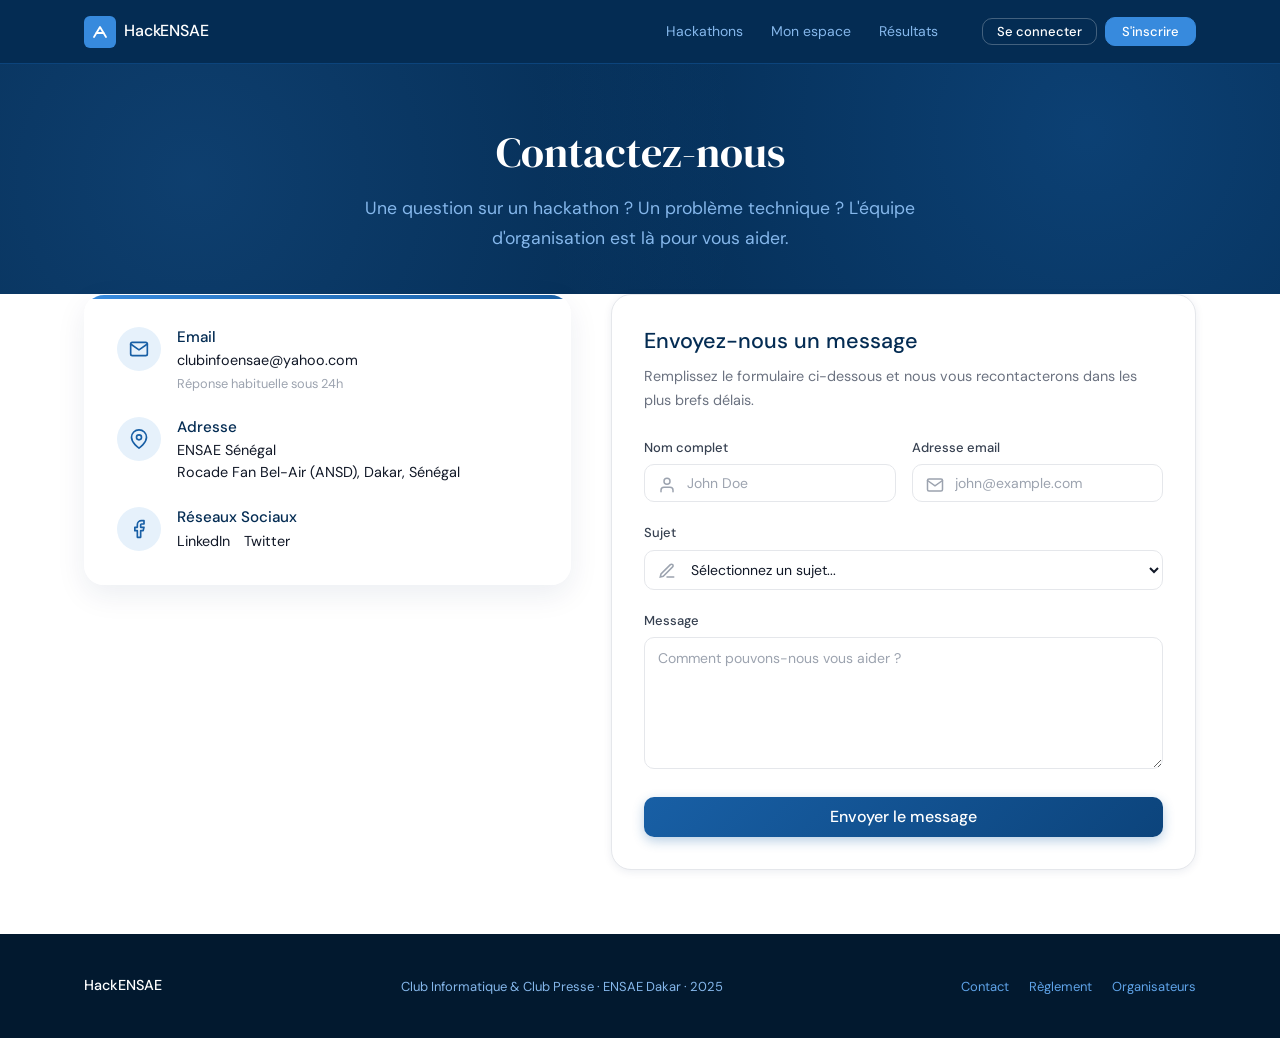
<file: frontend/pages/contact.html>
<!DOCTYPE html>
<html lang="fr">

<head>
  <meta charset="UTF-8" />
  <meta name="viewport" content="width=device-width, initial-scale=1.0" />
  <title>Contact — HackENSAE</title>
  <link rel="stylesheet" href="../css/design-system.css?v=1.1" />
  <style>
    .contact-hero {
      background: var(--blue-900);
      padding: var(--space-16) 0 var(--space-10);
      position: relative;
      overflow: hidden;
      color: var(--white);
      text-align: center;
    }

    .contact-hero::before {
      content: '';
      position: absolute;
      inset: 0;
      background-image: radial-gradient(circle at 15% 50%, rgba(55, 138, 221, 0.2) 0%, transparent 50%),
        radial-gradient(circle at 85% 30%, rgba(24, 95, 165, 0.4) 0%, transparent 50%);
    }

    .contact-hero__inner {
      position: relative;
      z-index: 1;
      max-width: 600px;
      margin: 0 auto;
    }

    .contact-hero h1 {
      margin-bottom: var(--space-4);
    }

    .contact-hero p {
      color: var(--blue-200);
      font-size: 1.1rem;
    }

    .contact-layout {
      display: grid;
      grid-template-columns: 1fr 1.2fr;
      gap: var(--space-10);
      align-items: start;
      margin-top: -var(--space-8);
      position: relative;
      z-index: 10;
      margin-bottom: var(--space-16);
    }

    @media (max-width: 860px) {
      .contact-layout {
        grid-template-columns: 1fr;
        margin-top: var(--space-6);
      }
    }

    .contact-info-card {
      background: rgba(255, 255, 255, 0.85);
      backdrop-filter: blur(12px);
      border: 1px solid rgba(255, 255, 255, 0.5);
      border-radius: var(--radius-xl);
      padding: var(--space-8);
      box-shadow: 0 10px 30px rgba(4, 44, 83, 0.08);
      position: relative;
      overflow: hidden;
    }

    .contact-info-card::before {
      content: '';
      position: absolute;
      top: 0;
      left: 0;
      right: 0;
      height: 4px;
      background: linear-gradient(90deg, var(--blue-400), var(--blue-600));
    }

    .info-item {
      display: flex;
      gap: var(--space-4);
      margin-bottom: var(--space-6);
      align-items: flex-start;
    }

    .info-item:last-child {
      margin-bottom: 0;
    }

    .info-icon {
      width: 44px;
      height: 44px;
      border-radius: 50%;
      background: var(--blue-50);
      color: var(--blue-600);
      display: flex;
      align-items: center;
      justify-content: center;
      flex-shrink: 0;
      transition: transform var(--transition), background var(--transition);
    }

    .info-item:hover .info-icon {
      transform: scale(1.1);
      background: var(--blue-100);
    }

    .info-content h3 {
      font-size: 0.95rem;
      color: var(--blue-900);
      margin-bottom: 2px;
    }

    .info-content p,
    .info-content a {
      font-size: 0.9rem;
      color: var(--gray-600);
      line-height: 1.5;
    }

    .info-content a:hover {
      color: var(--blue-600);
      text-decoration: underline;
    }

    .contact-form-card {
      background: var(--white);
      border: var(--border-light);
      border-radius: var(--radius-xl);
      padding: var(--space-8);
      box-shadow: var(--shadow-sm);
    }

    .contact-form-card h2 {
      color: var(--blue-900);
      margin-bottom: var(--space-2);
    }

    .contact-form-card>p {
      color: var(--gray-500);
      font-size: 0.9rem;
      margin-bottom: var(--space-6);
    }

    .input-group {
      margin-bottom: var(--space-5);
    }

    .input-group label {
      display: block;
      font-size: 0.8125rem;
      font-weight: 500;
      color: var(--gray-700);
      margin-bottom: 6px;
    }

    .input-wrapper {
      position: relative;
    }

    .input-wrapper svg {
      position: absolute;
      top: 12px;
      left: 14px;
      color: var(--gray-400);
      width: 18px;
      height: 18px;
    }

    .input-wrapper input,
    .input-wrapper select {
      padding-left: 42px;
    }

    .btn-submit {
      width: 100%;
      padding: 12px;
      font-size: 1rem;
      background: linear-gradient(135deg, var(--blue-600), var(--blue-800));
      border: none;
      box-shadow: 0 4px 12px rgba(24, 95, 165, 0.3);
    }

    .btn-submit:hover {
      background: linear-gradient(135deg, var(--blue-500), var(--blue-700));
      box-shadow: 0 6px 16px rgba(24, 95, 165, 0.4);
      transform: translateY(-2px);
    }
  </style>
</head>

<body>
  <header>
    <nav class="navbar">
      <div class="container navbar__inner">
        <a href="../index.html" class="navbar__logo">
          <div class="navbar__logo-mark">
            <svg viewBox="0 0 18 18" fill="none">
              <path d="M3 14L9 4L15 14" stroke="white" stroke-width="1.8" stroke-linecap="round"
                stroke-linejoin="round" />
              <path d="M5.5 10H12.5" stroke="white" stroke-width="1.8" stroke-linecap="round" />
            </svg>
          </div>
          <span class="navbar__logo-text">HackENSAE</span>
        </a>
        <div class="navbar__links">
          <a href="../index.html" class="navbar__link">Hackathons</a>
          <a href="mon-espace.html" class="navbar__link">Mon espace</a>
          <a href="resultats.html" class="navbar__link">Résultats</a>
        </div>
        <div class="navbar__actions"></div>
      </div>
    </nav>
  </header>

  <section class="contact-hero">
    <div class="container">
      <div class="contact-hero__inner">
        <h1 class="display-lg" style="color: var(--white);">Contactez-nous</h1>
        <p>Une question sur un hackathon ? Un problème technique ? L'équipe d'organisation est là pour vous aider.</p>
      </div>
    </div>
  </section>

  <main class="container">
    <div class="contact-layout">
      <!-- Informations -->
      <div class="contact-info-card">
        <div class="info-item">
          <div class="info-icon">
            <svg width="20" height="20" viewBox="0 0 24 24" fill="none" stroke="currentColor" stroke-width="2"
              stroke-linecap="round" stroke-linejoin="round">
              <path d="M4 4h16c1.1 0 2 .9 2 2v12c0 1.1-.9 2-2 2H4c-1.1 0-2-.9-2-2V6c0-1.1.9-2 2-2z"></path>
              <polyline points="22,6 12,13 2,6"></polyline>
            </svg>
          </div>
          <div class="info-content">
            <h3>Email</h3>
            <p><a href="mailto:clubinfoensae@yahoo.com">clubinfoensae@yahoo.com</a></p>
            <p style="font-size:0.8rem;color:var(--gray-400);margin-top:2px;">Réponse habituelle sous 24h</p>
          </div>
        </div>

        <div class="info-item">
          <div class="info-icon">
            <svg width="20" height="20" viewBox="0 0 24 24" fill="none" stroke="currentColor" stroke-width="2"
              stroke-linecap="round" stroke-linejoin="round">
              <path d="M21 10c0 7-9 13-9 13s-9-6-9-13a9 9 0 0 1 18 0z"></path>
              <circle cx="12" cy="10" r="3"></circle>
            </svg>
          </div>
          <div class="info-content">
            <h3>Adresse</h3>
            <p>ENSAE Sénégal<br>Rocade Fan Bel-Air (ANSD), Dakar, Sénégal</p>
          </div>
        </div>

        <div class="info-item">
          <div class="info-icon">
            <svg width="20" height="20" viewBox="0 0 24 24" fill="none" stroke="currentColor" stroke-width="2"
              stroke-linecap="round" stroke-linejoin="round">
              <path d="M18 2h-3a5 5 0 0 0-5 5v3H7v4h3v8h4v-8h3l1-4h-4V7a1 1 0 0 1 1-1h3z"></path>
            </svg>
          </div>
          <div class="info-content">
            <h3>Réseaux Sociaux</h3>
            <p>
              <a href="#" style="margin-right:10px;">LinkedIn</a>
              <a href="#">Twitter</a>
            </p>
          </div>
        </div>
      </div>

      <!-- Formulaire -->
      <div class="contact-form-card">
        <h2>Envoyez-nous un message</h2>
        <p>Remplissez le formulaire ci-dessous et nous vous recontacterons dans les plus brefs délais.</p>

        <form id="contact-form" onsubmit="handleContactSubmit(event)">
          <div class="form-grid-2">
            <div class="input-group">
              <label>Nom complet</label>
              <div class="input-wrapper">
                <svg viewBox="0 0 24 24" fill="none" stroke="currentColor" stroke-width="2" stroke-linecap="round">
                  <path d="M20 21v-2a4 4 0 0 0-4-4H8a4 4 0 0 0-4 4v2"></path>
                  <circle cx="12" cy="7" r="4"></circle>
                </svg>
                <input type="text" class="form-control" id="contact-name" placeholder="John Doe" required>
              </div>
            </div>
            <div class="input-group">
              <label>Adresse email</label>
              <div class="input-wrapper">
                <svg viewBox="0 0 24 24" fill="none" stroke="currentColor" stroke-width="2" stroke-linecap="round">
                  <path d="M4 4h16c1.1 0 2 .9 2 2v12c0 1.1-.9 2-2 2H4c-1.1 0-2-.9-2-2V6c0-1.1.9-2 2-2z"></path>
                  <polyline points="22,6 12,13 2,6"></polyline>
                </svg>
                <input type="email" class="form-control" id="contact-email" placeholder="john@example.com" required>
              </div>
            </div>
          </div>

          <div class="input-group">
            <label>Sujet</label>
            <div class="input-wrapper">
              <svg viewBox="0 0 24 24" fill="none" stroke="currentColor" stroke-width="2" stroke-linecap="round">
                <path d="M12 20h9"></path>
                <path d="M16.5 3.5a2.121 2.121 0 0 1 3 3L7 19l-4 1 1-4L16.5 3.5z"></path>
              </svg>
              <select class="form-control" id="contact-subject" required>
                <option value="" disabled selected>Sélectionnez un sujet...</option>
                <option value="Inscription">Question sur l'inscription</option>
                <option value="Technique">Problème technique (plateforme)</option>
                <option value="Partenariat">Proposition de partenariat</option>
                <option value="Autre">Autre demande</option>
              </select>
            </div>
          </div>

          <div class="input-group">
            <label>Message</label>
            <textarea class="form-control" id="contact-message" rows="5" placeholder="Comment pouvons-nous vous aider ?"
              required style="padding-left:13px;"></textarea>
          </div>

          <button type="submit" class="btn btn-primary btn-submit" id="contact-submit-btn">
            Envoyer le message
          </button>
        </form>
      </div>
    </div>
  </main>

  <footer class="site-footer">
    <div class="container">
      <div class="footer-inner">
        <span class="footer-logo">HackENSAE</span>
        <span class="footer-credits">Club Informatique &amp; Club Presse · ENSAE Dakar · 2025</span>
        <div class="footer-links"><a href="contact.html">Contact</a><a href="reglement.html">Règlement</a><a
            href="login.html?role=organisateur">Organisateurs</a></div>
      </div>
    </div>
  </footer>

  <script src="../js/utils.js"></script>
  <script>
    async function handleContactSubmit(e) {
      e.preventDefault();
      const btn = document.getElementById('contact-submit-btn');

      const payload = {
        nom: document.getElementById('contact-name').value,
        email: document.getElementById('contact-email').value,
        sujet: document.getElementById('contact-subject').value,
        message: document.getElementById('contact-message').value
      };

      btn.textContent = 'Envoi en cours...';
      btn.disabled = true;

      try {
        await apiFetch('/contact', {
          method: 'POST',
          body: JSON.stringify(payload)
        });
        toast('Votre message a bien été envoyé ! Nous vous répondrons très vite.', 'success');
        document.getElementById('contact-form').reset();
      } catch (err) {
        toast('Erreur lors de l\'envoi du message. Veuillez réessayer.', 'error');
      } finally {
        btn.textContent = 'Envoyer le message';
        btn.disabled = false;
      }
    }
  </script>
</body>

</html>
</file>
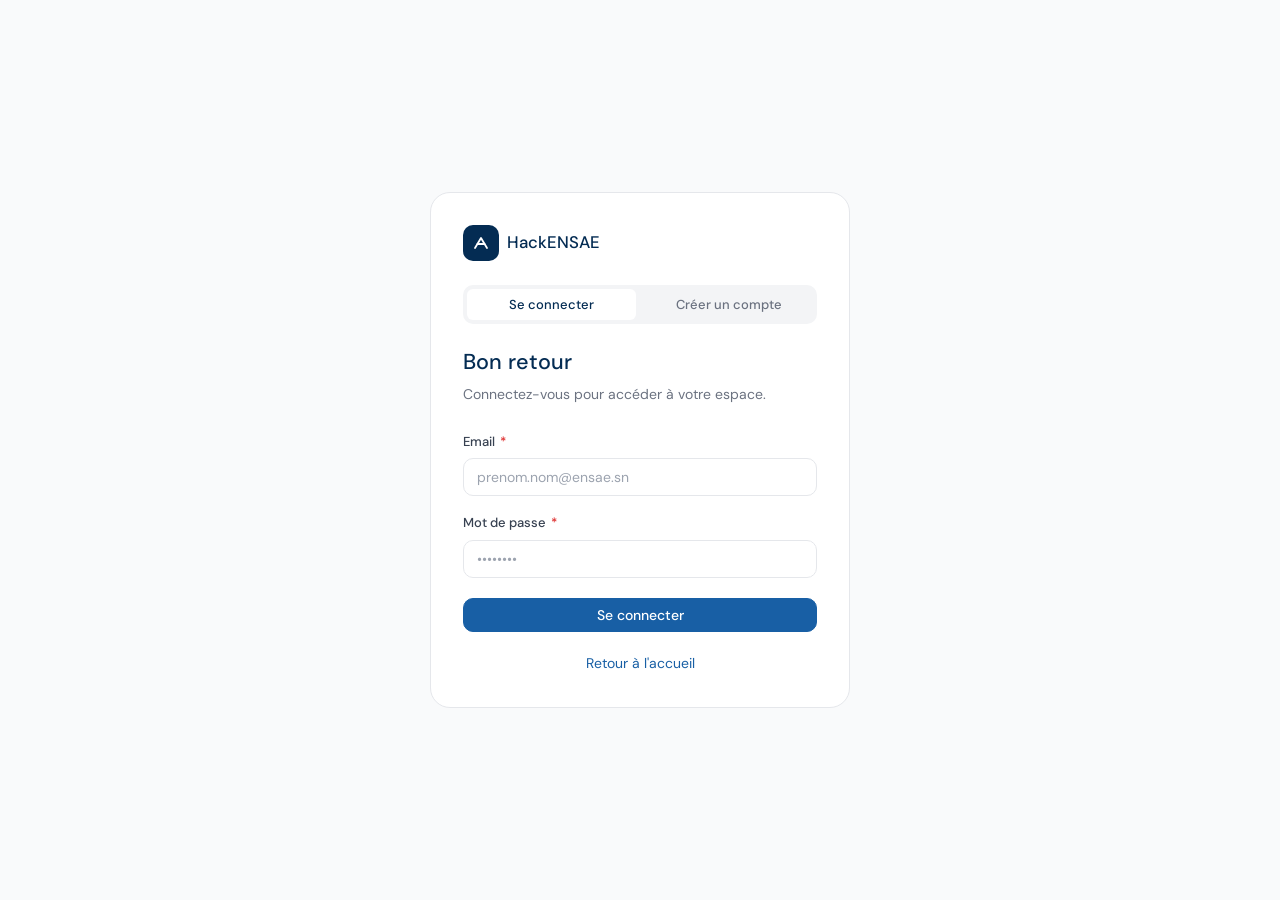
<file: frontend/pages/dashboard-organisateur.html>
<!DOCTYPE html>
<html lang="fr">

<head>
  <meta charset="UTF-8" />
  <meta name="viewport" content="width=device-width, initial-scale=1.0" />
  <title>Dashboard organisateur — HackENSAE</title>
  <link rel="stylesheet" href="../css/design-system.css" />
  <style>
    .dash-layout {
      display: grid;
      grid-template-columns: 220px minmax(0, 1fr);
      gap: var(--space-6);
      padding-block: var(--space-8);
      align-items: start;
    }

    @media(max-width:860px) {
      .dash-layout {
        grid-template-columns: 1fr;
      }

      .dash-sidenav {
        display: none;
      }
    }

    .dash-sidenav {
      background: var(--blue-950);
      border-radius: var(--radius-lg);
      overflow: hidden;
      position: sticky;
      top: calc(var(--nav-height) + var(--space-4));
    }

    .sn-header {
      padding: var(--space-5);
      border-bottom: 1px solid var(--blue-800);
    }

    .sn-label {
      font-size: 0.7rem;
      font-weight: 500;
      text-transform: uppercase;
      letter-spacing: 0.08em;
      color: var(--blue-400);
      margin-bottom: 4px;
    }

    .sn-name {
      font-size: 0.875rem;
      font-weight: 500;
      color: var(--white);
      line-height: 1.3;
    }

    .dl {
      display: flex;
      align-items: center;
      gap: var(--space-3);
      padding: 10px var(--space-5);
      font-size: 0.8125rem;
      color: var(--blue-300);
      cursor: pointer;
      transition: all var(--transition);
      border-left: 3px solid transparent;
    }

    .dl:hover {
      background: var(--blue-900);
      color: var(--blue-100);
    }

    .dl.active {
      background: var(--blue-900);
      color: var(--white);
      border-left-color: var(--blue-400);
      font-weight: 500;
    }

    .dl svg {
      width: 15px;
      height: 15px;
      flex-shrink: 0;
    }

    .dl .cnt {
      margin-left: auto;
      background: var(--blue-800);
      color: var(--blue-200);
      font-size: 0.7rem;
      padding: 1px 7px;
      border-radius: var(--radius-full);
    }

    .dl.active .cnt {
      background: var(--blue-600);
      color: var(--white);
    }

    .metrics-grid {
      display: grid;
      grid-template-columns: repeat(4, minmax(0, 1fr));
      gap: var(--space-4);
      margin-bottom: var(--space-6);
    }

    @media(max-width:700px) {
      .metrics-grid {
        grid-template-columns: repeat(2, 1fr);
      }
    }

    .phase-ctrl {
      background: var(--white);
      border: 1px solid var(--gray-200);
      border-radius: var(--radius-lg);
      overflow: hidden;
      margin-bottom: var(--space-5);
    }

    .phase-ctrl__hdr {
      background: var(--blue-25);
      border-bottom: 1px solid var(--blue-100);
      padding: var(--space-4) var(--space-5);
      display: flex;
      align-items: center;
      justify-content: space-between;
    }

    .phase-ctrl__hdr h3 {
      font-size: 0.9rem;
      color: var(--blue-900);
    }

    .psteps {
      display: flex;
      padding: var(--space-5);
      gap: 0;
      overflow-x: auto;
    }

    .pstep {
      display: flex;
      flex-direction: column;
      align-items: center;
      flex: 1;
      min-width: 80px;
      position: relative;
      cursor: pointer;
    }

    .pstep::after {
      content: '';
      position: absolute;
      top: 14px;
      left: 50%;
      right: -50%;
      height: 2px;
      background: var(--gray-200);
      z-index: 0;
    }

    .pstep:last-child::after {
      display: none;
    }

    .pstep.done::after {
      background: var(--success-mid);
      opacity: 0.4;
    }

    .pdot {
      width: 28px;
      height: 28px;
      border-radius: 50%;
      border: 2px solid var(--gray-200);
      background: var(--white);
      display: flex;
      align-items: center;
      justify-content: center;
      font-size: 0.72rem;
      font-weight: 500;
      color: var(--gray-400);
      z-index: 1;
      position: relative;
      transition: all var(--transition);
    }

    .pstep.done .pdot {
      background: var(--success-mid);
      border-color: var(--success-mid);
      color: var(--white);
    }

    .pstep.current .pdot {
      background: var(--blue-600);
      border-color: var(--blue-600);
      color: var(--white);
    }

    .plabel {
      font-size: 0.7rem;
      color: var(--gray-500);
      margin-top: var(--space-2);
      text-align: center;
      line-height: 1.3;
    }

    .pstep.current .plabel {
      color: var(--blue-700);
      font-weight: 500;
    }

    .action-btn {
      padding: 4px 10px;
      border-radius: var(--radius-sm);
      font-size: 0.75rem;
      font-weight: 500;
      border: 1px solid transparent;
      cursor: pointer;
      transition: all var(--transition);
    }

    .abg {
      background: var(--success-light);
      color: var(--success-dark);
      border-color: #A7F3D0;
    }

    .abg:hover {
      background: #A7F3D0;
    }

    .abr {
      background: var(--danger-light);
      color: var(--danger-dark);
      border-color: #FECACA;
      margin-left: 4px;
    }

    .abr:hover {
      background: #FECACA;
    }

    .note-input {
      width: 60px;
      padding: 4px 8px;
      border: 1px solid var(--gray-200);
      border-radius: var(--radius-sm);
      font-size: 0.8125rem;
      text-align: center;
    }

    .note-input:focus {
      outline: none;
      border-color: var(--blue-400);
    }

    .filters-bar {
      display: flex;
      align-items: center;
      gap: var(--space-3);
      flex-wrap: wrap;
      margin-bottom: var(--space-4);
    }

    .filter-btn {
      padding: 7px 16px;
      border-radius: var(--radius-full);
      font-size: 0.8125rem;
      border: 1px solid var(--gray-200);
      background: var(--white);
      color: var(--gray-700);
      cursor: pointer;
      transition: all var(--transition);
    }

    .filter-btn.active {
      border-color: var(--blue-600);
      color: var(--blue-700);
      background: var(--blue-50);
      font-weight: 500;
    }

    .sdot {
      display: inline-block;
      width: 7px;
      height: 7px;
      border-radius: 50%;
      margin-right: 5px;
    }

    .sdot.g {
      background: var(--success-mid);
    }

    .sdot.a {
      background: var(--warning-mid);
    }

    .sdot.r {
      background: var(--danger-mid);
    }
  </style>
</head>

<body>
  <header>
    <nav class="navbar">
      <div class="container navbar__inner">
        <a href="../index.html" class="navbar__logo">
          <div class="navbar__logo-mark">
            <svg viewBox="0 0 18 18" fill="none">
              <path d="M3 14L9 4L15 14" stroke="white" stroke-width="1.8" stroke-linecap="round"
                stroke-linejoin="round" />
              <path d="M5.5 10H12.5" stroke="white" stroke-width="1.8" stroke-linecap="round" />
            </svg>
          </div>
          <span class="navbar__logo-text">HackENSAE</span>
        </a>
        <div class="navbar__links">
          <a href="../index.html" class="navbar__link">Hackathons</a>
          <a href="#" class="navbar__link active">Organisation</a>
        </div>
        <div class="navbar__actions">
          <span style="font-size:0.8125rem;color:var(--blue-200);">Organisateur</span>
          <div
            style="width:30px;height:30px;border-radius:50%;background:var(--blue-400);display:flex;align-items:center;justify-content:center;font-size:0.75rem;font-weight:500;color:var(--white);">
            PB</div>
        </div>
      </div>
    </nav>
  </header>
  <main>
    <div class="container">
      <div class="dash-layout">
        <aside class="dash-sidenav">
          <div class="sn-header">
            <div class="sn-label">Hackathon actif</div>
            <!-- Remplacer le <select id="hack-selector"> et son style par : -->
            <div style="position:relative;">
              <select id="hack-selector" onchange="switchHack(this.value)" style="width:100%;background:var(--blue-800);border:1px solid var(--blue-600);
              color:var(--white);font-size:0.875rem;font-weight:500;padding:6px 10px;
              border-radius:var(--radius-sm);cursor:pointer;outline:none;
              -webkit-appearance:auto;">
              </select>
            </div>
          </div>
          <nav style="padding:var(--space-2) 0;">
            <div class="dl active" onclick="showS('apercu')">
              <svg viewBox="0 0 16 16" fill="none" stroke="currentColor" stroke-width="1.5" stroke-linecap="round">
                <rect x="2" y="2" width="5" height="5" rx="1" />
                <rect x="9" y="2" width="5" height="5" rx="1" />
                <rect x="2" y="9" width="5" height="5" rx="1" />
                <rect x="9" y="9" width="5" height="5" rx="1" />
              </svg>Aperçu
            </div>
            <div class="dl" onclick="showS('creer')">
              <svg viewBox="0 0 16 16" fill="none" stroke="currentColor" stroke-width="1.5" stroke-linecap="round">
                <circle cx="8" cy="8" r="6.5" />
                <line x1="8" y1="5" x2="8" y2="11" />
                <line x1="5" y1="8" x2="11" y2="8" />
              </svg>Créer un hackathon
            </div>
            <div class="dl" onclick="showS('equipes')">
              <svg viewBox="0 0 16 16" fill="none" stroke="currentColor" stroke-width="1.5" stroke-linecap="round">
                <circle cx="6" cy="5" r="2.5" />
                <path d="M1 13c0-2.8 2.2-4 5-4s5 1.2 5 4" />
                <line x1="13" y1="8" x2="13" y2="14" />
                <line x1="10" y1="11" x2="16" y2="11" />
              </svg>Équipes<span class="cnt" id="cnt-equipes">0</span>
            </div>
            <div class="dl" onclick="showS('soumissions')">
              <svg viewBox="0 0 16 16" fill="none" stroke="currentColor" stroke-width="1.5" stroke-linecap="round">
                <path d="M13 10v2a2 2 0 01-2 2H5a2 2 0 01-2-2v-2" />
                <polyline points="10 5 8 3 6 5" />
                <line x1="8" y1="3" x2="8" y2="10" />
              </svg>Soumissions<span class="cnt" id="cnt-soum">0</span>
            </div>
            <div class="dl" onclick="showS('phases')">
              <svg viewBox="0 0 16 16" fill="none" stroke="currentColor" stroke-width="1.5" stroke-linecap="round">
                <circle cx="8" cy="8" r="6.5" />
                <polyline points="8 4.5 8 8 10.5 10" />
              </svg>Phases
            </div>
            <div class="dl" onclick="showS('messages')">
              <svg viewBox="0 0 16 16" fill="none" stroke="currentColor" stroke-width="1.5" stroke-linecap="round">
                <path d="M2 4h12v8H2z" />
                <path d="M2 4l6 4 6-4" />
              </svg>Messages<span class="cnt" id="cnt-msg">0</span>
            </div>
            <div style="border-top:1px solid var(--blue-800);margin:var(--space-2) 0;"></div>
            <div class="dl" onclick="window.location.href='../index.html'">
              <svg viewBox="0 0 16 16" fill="none" stroke="currentColor" stroke-width="1.5" stroke-linecap="round">
                <path d="M10 3H13a1 1 0 011 1v9a1 1 0 01-1 1H3a1 1 0 01-1-1V4a1 1 0 011-1h3" />
                <polyline points="6 8 8 10 10 8" />
                <line x1="8" y1="3" x2="8" y2="10" />
              </svg>Vue publique
            </div>
          </nav>
        </aside>

        <div>
          <!-- Aperçu -->
          <div id="s-apercu">
            <div
              style="display:flex;align-items:center;justify-content:space-between;margin-bottom:var(--space-6);flex-wrap:wrap;gap:var(--space-3);">
              <div>
                <p class="section-eyebrow">Dashboard organisateur</p>
                <h2 id="apercu-titre" style="color:var(--blue-900);">Chargement...</h2>
              </div>
              <button class="btn btn-primary btn-sm" onclick="showS('creer')">
                <svg width="14" height="14" viewBox="0 0 16 16" fill="none" stroke="currentColor" stroke-width="1.8"
                  stroke-linecap="round">
                  <circle cx="8" cy="8" r="6.5" />
                  <line x1="8" y1="5" x2="8" y2="11" />
                  <line x1="5" y1="8" x2="11" y2="8" />
                </svg>
                Nouveau hackathon
              </button>
              <button class="btn btn-outline btn-sm" onclick="showS('modifier')">
                <svg width="14" height="14" viewBox="0 0 16 16" fill="none" stroke="currentColor" stroke-width="1.8"
                  stroke-linecap="round">
                  <path d="M11 2l3 3-8 8H3v-3l8-8z" />
                </svg>
                Modifier
              </button>
            </div>
            <div class="metrics-grid">
              <div class="metric-card">
                <div class="metric-card__label">Équipes inscrites</div>
                <div class="metric-card__value" id="m-equipes">—</div>
                <div class="metric-card__sub">participants validés</div>
              </div>
              <div class="metric-card">
                <div class="metric-card__label">Participants</div>
                <div class="metric-card__value" id="m-participants">—</div>
                <div class="metric-card__sub">estimation</div>
              </div>
              <div class="metric-card">
                <div class="metric-card__label">Projets soumis</div>
                <div class="metric-card__value" id="m-soumissions">—</div>
                <div class="metric-card__sub metric-card__sub--warn" id="m-soum-sub">en attente d'évaluation</div>
              </div>
              <div class="metric-card">
                <div class="metric-card__label">Évalués</div>
                <div class="metric-card__value" id="m-evalues">—</div>
                <div class="metric-card__sub">par le jury</div>
              </div>
            </div>
            <div class="phase-ctrl">
              <div class="phase-ctrl__hdr">
                <h3>Progression des phases</h3>
                <button class="btn btn-primary btn-sm" onclick="nextPhase()">Phase suivante →</button>
              </div>
              <div class="psteps" id="ps-apercu"></div>
            </div>
            <div
              style="background:var(--white);border:1px solid var(--gray-200);border-radius:var(--radius-lg);overflow:hidden;">
              <div
                style="padding:var(--space-4) var(--space-5);border-bottom:1px solid var(--gray-100);display:flex;align-items:center;justify-content:space-between;">
                <h3 style="font-size:0.9rem;color:var(--blue-900);">Dernières équipes</h3>
                <button class="btn btn-outline btn-sm" onclick="showS('equipes')">Voir toutes</button>
              </div>
              <div class="table-wrapper" style="border-radius:0;border:none;">
                <table>
                  <thead>
                    <tr>
                      <th>Équipe</th>
                      <th>Adresse</th>
                      <th>Membres</th>
                      <th>Domaine</th>
                      <th>Statut</th>
                      <th></th>
                    </tr>
                  </thead>
                  <tbody id="tb-apercu"></tbody>
                </table>
              </div>
            </div>
          </div>

          <!-- Créer hackathon -->
          <div id="s-creer" class="hidden">
            <div style="margin-bottom:var(--space-6);">
              <p class="section-eyebrow">Nouveau</p>
              <h2 style="color:var(--blue-900);">Créer un hackathon</h2>
            </div>
            <div id="create-form-area"></div>
          </div>

          <!-- Modifier hackathon -->
          <div id="s-modifier" class="hidden">
            <div style="margin-bottom:var(--space-6);">
              <p class="section-eyebrow">Édition</p>
              <h2 style="color:var(--blue-900);">Modifier le hackathon</h2>
            </div>
            <div id="modifier-form-area"></div>
          </div>

          <!-- Équipes -->
          <div id="s-equipes" class="hidden">
            <div style="display:flex;align-items:center;justify-content:space-between;margin-bottom:var(--space-6);">
              <div>
                <p class="section-eyebrow">Gestion</p>
                <h2 style="color:var(--blue-900);">Équipes inscrites</h2>
              </div>
              <button class="btn btn-primary btn-sm" onclick="exportCSV()">Exporter CSV</button>
            </div>
            <div class="filters-bar">
              <button class="filter-btn active" data-fi="all">Toutes</button>
              <button class="filter-btn" data-fi="validee">Validées</button>
              <button class="filter-btn" data-fi="en_attente">En attente</button>
              <button class="filter-btn" data-fi="refusee">Refusées</button>
            </div>
            <div class="table-wrapper">
              <table>
                <thead>
                  <tr>
                    <th>Équipe</th>
                    <th>Contact</th>
                    <th>Membres</th>
                    <th>Domaine</th>
                    <th>Statut</th>
                    <th>Actions</th>
                  </tr>
                </thead>
                <tbody id="tb-equipes"></tbody>
              </table>
            </div>
          </div>

          <!-- Soumissions -->
          <div id="s-soumissions" class="hidden">
            <div style="margin-bottom:var(--space-6);">
              <p class="section-eyebrow">Jury</p>
              <h2 style="color:var(--blue-900);">Soumissions & évaluation</h2>
            </div>
            <div class="alert alert-info" style="margin-bottom:var(--space-5);">
              <svg width="15" height="15" viewBox="0 0 16 16" fill="none" stroke="currentColor" stroke-width="1.5"
                stroke-linecap="round" style="flex-shrink:0;">
                <circle cx="8" cy="8" r="6.5" />
                <line x1="8" y1="5.5" x2="8" y2="8.5" />
              </svg>
              <span>Saisissez une note sur 100 pour chaque projet et cliquez sur Enregistrer.</span>
            </div>
            <div class="table-wrapper">
              <table>
                <thead>
                  <tr>
                    <th>Équipe</th>
                    <th>Lien livrable</th>
                    <th>Soumis le</th>
                    <th>Note /100</th>
                    <th>Statut</th>
                    <th></th>
                  </tr>
                </thead>
                <tbody id="tb-soum"></tbody>
              </table>
            </div>
          </div>

          <!-- Phases -->
          <div id="s-phases" class="hidden">
            <div style="margin-bottom:var(--space-6);">
              <p class="section-eyebrow">Calendrier</p>
              <h2 style="color:var(--blue-900);">Gestion des phases</h2>
            </div>
            <div class="phase-ctrl">
              <div class="phase-ctrl__hdr">
                <h3>Phases de la compétition</h3>
                <div style="display:flex;gap:var(--space-2);">
                  <button class="btn btn-outline btn-sm" onclick="prevPhase()">← Précédente</button>
                  <button class="btn btn-primary btn-sm" onclick="nextPhase()">Suivante →</button>
                </div>
              </div>
              <div class="psteps" id="ps-detail"></div>
            </div>
            <div id="phase-card"
              style="background:var(--blue-25);border:1px solid var(--blue-100);border-radius:var(--radius-lg);padding:var(--space-5) var(--space-6);">
            </div>
          </div>

          <!-- Messages -->
          <div id="s-messages" class="hidden">
            <div style="display:flex;align-items:center;justify-content:space-between;margin-bottom:var(--space-6);">
              <div>
                <p class="section-eyebrow">Contact</p>
                <h2 style="color:var(--blue-900);">Messages reçus</h2>
              </div>
              <button class="btn btn-outline btn-sm" onclick="loadMessages()">Actualiser</button>
            </div>
            <div class="table-wrapper">
              <table>
                <thead>
                  <tr>
                    <th>Date</th>
                    <th>Expéditeur</th>
                    <th>Sujet</th>
                    <th>Message</th>
                    <th>Actions</th>
                  </tr>
                </thead>
                <tbody id="tb-messages"></tbody>
              </table>
            </div>
          </div>
        </div>
      </div>
    </div>
  </main>

  <script src="../js/utils.js"></script>
  <script>
    /* ── État global ─────────────────────────────────────────── */
    let HACK = { id: null, phase_actuelle: 1, phases_total: 6, type: 'tech' };
    let INSCRIPTIONS = [];
    let SOUMISSIONS = [];
    let MES_HACKS = [];

    const PHASES_TECH = [
      { label: 'Communication', desc: 'Affiches, vidéos et passages en classe.', action: 'Lancer la communication et marquer terminée.' },
      { label: 'Inscriptions', desc: 'Formulaire ouvert pendant 10 jours.', action: 'Vérifier et valider les inscriptions en attente.' },
      { label: 'Formation', desc: 'Présentation des outils IA et dev.', action: 'Planifier la date et envoyer les convocations.' },
      { label: 'Développement', desc: '3 semaines de travail en équipe.', action: 'Organiser les points de suivi hebdomadaires.' },
      { label: 'Soumission', desc: 'Envoi des liens de repositories.', action: 'Vérifier que les repos sont publics et accessibles.' },
      { label: 'Évaluation', desc: 'Jury, pitch final, remise des prix.', action: 'Contacter les jurys et planifier les pitchs.' },
    ];
    const PHASES_DATAJ = [
      { label: 'Communication', desc: 'Campagne vidéo + affiches.', action: 'Lancer la campagne deux semaines avant.' },
      { label: 'Lancement', desc: 'Ouverture officielle + inscriptions.', action: 'Publier le formulaire et annoncer les thématiques.' },
      { label: 'Production', desc: 'Les équipes produisent leur livrable.', action: 'Répondre aux questions des équipes.' },
      { label: 'Soumission', desc: 'Dépôt lien + rapport PDF.', action: 'Vérifier que les liens sont accessibles.' },
      { label: 'Évaluation', desc: 'Jury externe évalue les productions.', action: 'Contacter le jury et préparer la cérémonie.' },
    ];

    /* ── Navigation ──────────────────────────────────────────── */
    // Dans le tableau SS, ajouter 'modifier' et 'messages'
    const SS = ['apercu', 'creer', 'equipes', 'soumissions', 'phases', 'modifier', 'messages'];

    // Nouvelle fonction à ajouter
    async function initModifyForm() {
      if (!HACK.id) { toast('Aucun hackathon sélectionné.', 'error'); return; }
      try {
        const h = await apiFetch(`/hackathons/${HACK.id}`);
        const cfg = h.config || {};
        const isDataj = h.type === 'datajournalisme';

        document.getElementById('modifier-form-area').innerHTML = `
      <div style="background:var(--white);border:1px solid var(--gray-200);border-radius:var(--radius-lg);padding:var(--space-6);margin-bottom:var(--space-4);">
        <h3 style="color:var(--blue-900);margin-bottom:var(--space-5);">Informations générales</h3>
        <div class="form-grid-2" style="margin-bottom:var(--space-4);">
          <div class="form-group">
            <label class="form-label">Titre</label>
            <input class="form-control" id="m-titre" type="text" value="${h.titre || ''}"/>
          </div>
          <div class="form-group">
            <label class="form-label">Organisateur</label>
            <input class="form-control" id="m-org" type="text" value="${h.organisateur || ''}"/>
          </div>
        </div>
        <div class="form-group" style="margin-bottom:var(--space-4);">
          <label class="form-label">Description</label>
          <textarea class="form-control" id="m-desc" rows="3">${h.description || ''}</textarea>
        </div>
        <div class="form-grid-2" style="margin-bottom:var(--space-4);">
          <div class="form-group">
            <label class="form-label">Taille équipe max</label>
            <input class="form-control" id="m-tmax" type="number" min="1" max="10" value="${h.taille_equipe_max || 4}"/>
          </div>
          <div class="form-group">
            <label class="form-label">Statut</label>
            <select class="form-control" id="m-statut">
              ${['a_venir', 'inscriptions', 'en_cours', 'soumission', 'evaluation', 'termine'].map(s =>
          `<option value="${s}" ${h.statut === s ? 'selected' : ''}>${s.replace('_', ' ')}</option>`
        ).join('')}
            </select>
          </div>
        </div>
        <div class="form-grid-2">
          <div class="form-group">
            <label class="form-label">Ouverture inscriptions</label>
            <input class="form-control" id="m-dinsc" type="date" value="${h.date_debut_inscriptions?.split('T')[0] || ''}"/>
          </div>
          <div class="form-group">
            <label class="form-label">Clôture inscriptions</label>
            <input class="form-control" id="m-finsc" type="date" value="${h.date_fin_inscriptions?.split('T')[0] || ''}"/>
          </div>
          <div class="form-group">
            <label class="form-label">Date soumission</label>
            <input class="form-control" id="m-dsoum" type="date" value="${h.date_soumission?.split('T')[0] || ''}"/>
          </div>
          <div class="form-group">
            <label class="form-label">Date évaluation</label>
            <input class="form-control" id="m-deval" type="date" value="${h.date_evaluation?.split('T')[0] || ''}"/>
          </div>
        </div>
      </div>

      <div style="background:var(--white);border:1px solid var(--gray-200);border-radius:var(--radius-lg);padding:var(--space-6);margin-bottom:var(--space-4);">
        <h3 style="color:var(--blue-900);margin-bottom:var(--space-5);">Configuration</h3>
        <div class="form-group" style="margin-bottom:var(--space-4);">
          <label class="form-label">${isDataj ? 'Thématiques' : 'Domaines'} <span style="color:var(--gray-400);font-size:0.75rem;">(un par ligne)</span></label>
          <textarea class="form-control" id="m-items" rows="5">${(cfg[isDataj ? 'thematiques' : 'domaines'] || []).join('\n')}</textarea>
        </div>
        <div class="form-group" style="margin-bottom:var(--space-4);">
          <label class="form-label">Livrables <span style="color:var(--gray-400);font-size:0.75rem;">(un par ligne)</span></label>
          <textarea class="form-control" id="m-livrables" rows="3">${(cfg.livrables || []).join('\n')}</textarea>
        </div>
        <div class="form-group" style="margin-bottom:var(--space-4);">
          <label class="form-label">Règles <span style="color:var(--gray-400);font-size:0.75rem;">(une par ligne)</span></label>
          <textarea class="form-control" id="m-regles" rows="4">${(cfg.regles || []).join('\n')}</textarea>
        </div>
        <div class="form-group">
          <label class="form-label">Jury <span style="color:var(--gray-400);font-size:0.75rem;">(un par ligne)</span></label>
          <textarea class="form-control" id="m-jury" rows="3">${(cfg.jury || []).join('\n')}</textarea>
        </div>
      </div>

      <div style="display:flex;justify-content:space-between;">
        <button class="btn btn-outline" onclick="showS('apercu')">Annuler</button>
        <button class="btn btn-primary" onclick="saveModify()">Enregistrer les modifications</button>
      </div>`;
      } catch (err) {
        toast('Erreur de chargement : ' + err.message, 'error');
      }
    }

    async function saveModify() {
      const parse = id => (document.getElementById(id)?.value || '').split('\n').map(s => s.trim()).filter(Boolean);
      const toISO = id => { const v = document.getElementById(id)?.value; return v ? v + 'T00:00:00' : null; };
      const h = await apiFetch(`/hackathons/${HACK.id}`);
      const isDataj = h.type === 'datajournalisme';

      const payload = {
        titre: document.getElementById('m-titre')?.value.trim(),
        type: h.type,
        organisateur: document.getElementById('m-org')?.value.trim(),
        description: document.getElementById('m-desc')?.value.trim(),
        taille_equipe_min: h.taille_equipe_min || 1,
        taille_equipe_max: parseInt(document.getElementById('m-tmax')?.value) || 4,
        date_debut_inscriptions: toISO('m-dinsc'),
        date_fin_inscriptions: toISO('m-finsc'),
        date_soumission: toISO('m-dsoum'),
        date_evaluation: toISO('m-deval'),
        config: {
          ...(h.config || {}),
          [isDataj ? 'thematiques' : 'domaines']: parse('m-items'),
          livrables: parse('m-livrables'),
          regles: parse('m-regles'),
          jury: parse('m-jury'),
        }
      };

      try {
        await apiFetch(`/hackathons/${HACK.id}`, {
          method: 'PUT',
          body: JSON.stringify(payload)
        });
        toast('Hackathon mis à jour.', 'success');
        await loadHackData(HACK.id);
        showS('apercu');
      } catch (err) {
        toast(err.message, 'error');
      }
    }

    function showS(name) {
      SS.forEach(s => document.getElementById('s-' + s)?.classList.toggle('hidden', s !== name));
      document.querySelectorAll('.dl').forEach((l, i) => l.classList.toggle('active', SS[i] === name));
      if (name === 'creer') initCreateForm();
      if (name === 'modifier') initModifyForm();  // <- ajouter cette ligne
    }

    /* ── Render phases ───────────────────────────────────────── */
    function getPhases() { return HACK.type === 'tech' ? PHASES_TECH : PHASES_DATAJ; }

    function renderPhaseSteps(cid) {
      const el = document.getElementById(cid); if (!el) return;
      el.innerHTML = getPhases().map((p, i) => {
        const n = i + 1;
        const cls = n < HACK.phase_actuelle ? 'done' : n === HACK.phase_actuelle ? 'current' : '';
        const icon = n < HACK.phase_actuelle
          ? '<svg width="12" height="12" viewBox="0 0 12 12" fill="none" stroke="currentColor" stroke-width="2.2" stroke-linecap="round"><path d="M2 6l3 3 5-5"/></svg>'
          : n;
        return `<div class="pstep ${cls}"><div class="pdot">${icon}</div><div class="plabel">${p.label}</div></div>`;
      }).join('');
    }

    function renderPhaseCard() {
      const el = document.getElementById('phase-card'); if (!el) return;
      const phases = getPhases();
      const p = phases[HACK.phase_actuelle - 1];
      el.innerHTML = `
    <div style="display:flex;align-items:center;gap:var(--space-3);margin-bottom:var(--space-3);">
      <div style="width:34px;height:34px;border-radius:50%;background:var(--blue-100);display:flex;align-items:center;justify-content:center;font-size:0.875rem;font-weight:500;color:var(--blue-800);">${HACK.phase_actuelle}</div>
      <div>
        <div style="font-size:0.7rem;color:var(--blue-500);font-weight:500;text-transform:uppercase;letter-spacing:0.06em;">Phase actuelle</div>
        <div style="font-size:1rem;font-weight:500;color:var(--blue-900);">${p.label}</div>
      </div>
    </div>
    <p style="font-size:0.875rem;color:var(--gray-600,#4B5563);margin-bottom:var(--space-3);">${p.desc}</p>
    <div style="border-top:1px solid var(--blue-100);padding-top:var(--space-3);">
      <p style="font-size:0.8125rem;font-weight:500;color:var(--blue-700);margin-bottom:2px;">Action recommandée</p>
      <p style="font-size:0.8125rem;color:var(--gray-600,#4B5563);">${p.action}</p>
    </div>`;
    }

    function refreshPhases() { renderPhaseSteps('ps-apercu'); renderPhaseSteps('ps-detail'); renderPhaseCard(); }

    async function nextPhase() {
      if (HACK.phase_actuelle >= HACK.phases_total) { toast('Toutes les phases sont terminées.', 'info'); return; }
      if (!HACK.id) { toast('Aucun hackathon sélectionné.', 'error'); return; }
      try {
        const res = await apiFetch(`/hackathons/${HACK.id}/phase?nouvelle_phase=${HACK.phase_actuelle + 1}`, { method: 'PATCH' });
        HACK.phase_actuelle = res.phase_actuelle;
        refreshPhases();
        toast('Phase avancée : ' + getPhases()[HACK.phase_actuelle - 1].label, 'success');
      } catch (err) { toast(err.message, 'error'); }
    }
    async function prevPhase() {
      if (HACK.phase_actuelle > 1) {
        if (!HACK.id) return;
        try {
          const res = await apiFetch(`/hackathons/${HACK.id}/phase?nouvelle_phase=${HACK.phase_actuelle - 1}`, { method: 'PATCH' });
          HACK.phase_actuelle = res.phase_actuelle;
          refreshPhases();
          toast('Phase précédente : ' + getPhases()[HACK.phase_actuelle - 1].label, 'info');
        } catch (err) { toast(err.message, 'error'); }
      }
    }

    /* ── Sélecteur de hackathon ──────────────────────────────── */
    function renderHackSelector() {
      const sel = document.getElementById('hack-selector');
      if (!sel) return;
      if (!MES_HACKS.length) {
        sel.innerHTML = '<option value="">Aucun hackathon créé</option>';
        return;
      }
      sel.innerHTML = MES_HACKS.map(h =>
        `<option value="${h.id}" ${h.id == HACK.id ? 'selected' : ''}>${h.titre}</option>`
      ).join('');
    }

    async function switchHack(id) {
      if (!id) return;
      HACK.id = id;
      await loadHackData(id);
    }

    /* ── Chargement données hackathon ────────────────────────── */
    async function loadHackData(hackId) {
      try {
        const [dash, inscriptions, soumissions, hack] = await Promise.all([
          apiFetch(`/organisateurs/dashboard/${hackId}`),
          apiFetch(`/inscriptions?hackathon_id=${hackId}`),
          apiFetch(`/soumissions?hackathon_id=${hackId}`),
          apiFetch(`/hackathons/${hackId}`),
        ]);
        HACK.phase_actuelle = dash.phase_actuelle || 1;
        HACK.phases_total = hack.phases_total || 6;
        HACK.type = hack.type || 'tech';
        INSCRIPTIONS = inscriptions || [];
        SOUMISSIONS = soumissions || [];

        const set = (id, val) => { const el = document.getElementById(id); if (el) el.textContent = val; };
        set('m-equipes', dash.nb_inscrits || 0);
        set('m-participants', dash.nb_participants || 0);
        set('m-soumissions', dash.nb_soumissions || 0);
        set('m-evalues', dash.nb_evalues || 0);
        set('apercu-titre', hack.titre || '');

        document.querySelectorAll('.sn-name').forEach(el => el.textContent = hack.titre || '');

        refreshPhases();
        renderInscriptions();
        renderSoumissions();
        loadMessages();
      } catch (err) {
        toast('Erreur de chargement : ' + err.message, 'error');
      }
    }

    /* ── Tables équipes ──────────────────────────────────────── */
    function renderInscriptions(filter = 'all') {
      const data = filter === 'all' ? INSCRIPTIONS : INSCRIPTIONS.filter(i => i.statut === filter);
      const row = i => {
        const nb = Array.isArray(i.membres) ? i.membres.length : (i.membres || 0);
        const domaine = i.domaine || i.thematique || '—';
        const dotCls = { validee: 'g', en_attente: 'a', refusee: 'r' }[i.statut] || 'a';
        const lbl = { validee: 'Validée', en_attente: 'En attente', refusee: 'Refusée' }[i.statut] || i.statut;
        return `<tr>
      <td style="font-weight:500;">${i.nom_equipe || '—'}</td>
      <td style="color:var(--gray-500);font-size:0.8125rem;">${i.email_contact || '—'}</td>
      <td>${nb}</td>
      <td><span class="tag" style="font-size:0.75rem;">${domaine}</span></td>
      <td><span class="sdot ${dotCls}"></span>${lbl}</td>
      <td>${i.statut === 'en_attente'
            ? `<button class="action-btn abg" onclick="valider(${i.id})">Valider</button>
          <button class="action-btn abr" onclick="refuser(${i.id})">Refuser</button>` : ''}</td>
    </tr>`;
      };
      const tbe = document.getElementById('tb-equipes');
      const tba = document.getElementById('tb-apercu');
      const empty = '<tr><td colspan="6" style="text-align:center;color:var(--gray-400);padding:20px;">Aucune équipe.</td></tr>';
      if (tbe) tbe.innerHTML = data.length ? data.map(row).join('') : empty;
      if (tba) tba.innerHTML = INSCRIPTIONS.slice(0, 4).map(row).join('') || empty;
    }

    async function valider(id) {
      try {
        await apiFetch(`/inscriptions/${id}/statut?statut=validee`, { method: 'PATCH' });
        const i = INSCRIPTIONS.find(e => e.id === id);
        if (i) { i.statut = 'validee'; renderInscriptions(); toast('Équipe validée.', 'success'); }
      } catch (err) { toast(err.message, 'error'); }
    }
    async function refuser(id) {
      try {
        await apiFetch(`/inscriptions/${id}/statut?statut=refusee`, { method: 'PATCH' });
        const i = INSCRIPTIONS.find(e => e.id === id);
        if (i) { i.statut = 'refusee'; renderInscriptions(); toast('Équipe refusée.', 'info'); }
      } catch (err) { toast(err.message, 'error'); }
    }

    /* ── Soumissions ─────────────────────────────────────────── */
    function renderSoumissions() {
      const tbody = document.getElementById('tb-soum'); if (!tbody) return;
      if (!SOUMISSIONS.length) {
        tbody.innerHTML = '<tr><td colspan="6" style="text-align:center;color:var(--gray-400);padding:20px;">Aucune soumission pour l\'instant.</td></tr>';
        return;
      }
      tbody.innerHTML = SOUMISSIONS.map(s => {
        const lien = s.lien_repo || s.lien_livrable || '';
        const lienAff = lien.replace(/^https?:\/\//, '');
        const date = s.created_at ? new Date(s.created_at).toLocaleDateString('fr-FR') : '—';
        return `<tr>
      <td style="font-weight:500;">${s.nom_equipe || s.inscription_id}</td>
      <td>${lien ? `<a href="${lien}" target="_blank" style="color:var(--blue-600);font-size:0.8125rem;">${lienAff}</a>` : '—'}</td>
      <td style="font-size:0.8125rem;color:var(--gray-500);">${date}</td>
      <td>${s.statut === 'evaluee'
            ? `<span style="font-weight:500;color:var(--blue-800);">${s.note_jury}/100</span>`
            : `<input class="note-input" type="number" min="0" max="100" placeholder="—" id="n-${s.id}"/>`}</td>
      <td><span class="badge ${s.statut === 'evaluee' ? 'badge-green' : 'badge-amber'}">${s.statut === 'evaluee' ? 'Évalué' : 'Soumis'}</span></td>
      <td>${s.statut !== 'evaluee' ? `<button class="btn btn-primary btn-sm" onclick="noter(${s.id})">Enregistrer</button>` : ''}</td>
    </tr>`;
      }).join('');
    }

    async function noter(id) {
      const v = parseInt(document.getElementById('n-' + id)?.value);
      if (isNaN(v) || v < 0 || v > 100) { toast('Note invalide (0–100).', 'error'); return; }
      try {
        await apiFetch(`/soumissions/${id}/evaluer`, {
          method: 'PATCH',
          body: JSON.stringify({ note: v })
        });
        const s = SOUMISSIONS.find(s => s.id === id);
        if (s) { s.note_jury = v; s.statut = 'evaluee'; renderSoumissions(); toast('Note enregistrée.', 'success'); }
      } catch (err) { toast(err.message, 'error'); }
    }

    document.querySelectorAll('[data-fi]').forEach(btn => {
      btn.addEventListener('click', () => {
        document.querySelectorAll('[data-fi]').forEach(b => b.classList.remove('active'));
        btn.classList.add('active');
        renderInscriptions(btn.dataset.fi);
      });
    });

    function exportCSV() {
      const rows = [['Équipe', 'Email', 'Membres', 'Domaine', 'Statut'], ...INSCRIPTIONS.map(i => [
        i.nom_equipe || '—', i.email_contact || '—',
        Array.isArray(i.membres) ? i.membres.length : (i.membres || 0),
        i.domaine || i.thematique || '—', i.statut
      ])];
      const csv = rows.map(r => r.join(',')).join('\n');
      const a = document.createElement('a');
      a.href = 'data:text/csv;charset=utf-8,' + encodeURIComponent(csv);
      a.download = 'equipes.csv'; a.click();
      toast('Export CSV téléchargé.', 'success');
    }

    /* ── Messages de Contact ─────────────────────────────────── */
    let MESSAGES = [];
    async function loadMessages() {
      try {
        MESSAGES = await apiFetch('/contact');
        renderMessages();
      } catch (err) {
        console.error('Erreur chargement messages', err);
      }
    }
    function renderMessages() {
      const tbody = document.getElementById('tb-messages');
      const cnt = document.getElementById('cnt-msg');
      if (!tbody || !cnt) return;

      const unread = MESSAGES.filter(m => !m.lu).length;
      cnt.textContent = unread;

      if (!MESSAGES.length) {
        tbody.innerHTML = '<tr><td colspan="5" style="text-align:center;color:var(--gray-400);padding:20px;">Aucun message reçu.</td></tr>';
        return;
      }
      tbody.innerHTML = MESSAGES.map(m => {
        const date = new Date(m.created_at).toLocaleDateString('fr-FR', { day: '2-digit', month: 'short', hour: '2-digit', minute: '2-digit' });
        const bg = m.lu ? 'transparent' : 'var(--blue-25)';
        const fw = m.lu ? 'normal' : '500';
        return `<tr style="background:${bg};">
      <td style="font-size:0.8125rem; color:var(--gray-500);">${date}</td>
      <td>
        <div style="font-weight:${fw}; color:var(--gray-900);">${m.nom}</div>
        <div style="font-size:0.75rem; color:var(--blue-600);">${m.email}</div>
      </td>
      <td style="font-weight:${fw};">${m.sujet}</td>
      <td style="font-size:0.875rem; max-width:300px; white-space:normal;">${m.message}</td>
      <td>
        <button class="btn btn-outline btn-sm" onclick="toggleLu(${m.id})">${m.lu ? 'Marquer non lu' : 'Marquer lu'}</button>
      </td>
    </tr>`;
      }).join('');
    }

    async function toggleLu(id) {
      try {
        const res = await apiFetch('/contact/' + id + '/lu', { method: 'PATCH' });
        const msg = MESSAGES.find(m => m.id === id);
        if (msg) msg.lu = res.lu;
        renderMessages();
      } catch (err) {
        toast(err.message, 'error');
      }
    }

    /* ── Formulaire création hackathon ───────────────────────── */
    let createStep = 1;
    const createData = { type: 'tech', config: {} };

    function initCreateForm() {
      createStep = 1;
      Object.assign(createData, { type: 'tech', config: {} });
      renderCreateStep();
    }

    function renderCreateStep() {
      const container = document.getElementById('create-form-area');
      const steps = ['Informations de base', 'Configuration', 'Prix & jury'];

      const stepsHTML = steps.map((s, i) => {
        const n = i + 1;
        const cls = n < createStep ? 'done' : n === createStep ? 'active' : '';
        const dot = n < createStep ? '<svg width="10" height="10" viewBox="0 0 10 10" fill="none" stroke="currentColor" stroke-width="2" stroke-linecap="round"><path d="M1.5 5l2.5 2.5 4.5-4.5"/></svg>' : n;
        return `<div style="display:flex;flex-direction:column;align-items:center;flex:1;min-width:80px;">
      <div style="width:28px;height:28px;border-radius:50%;display:flex;align-items:center;justify-content:center;font-size:0.72rem;font-weight:500;z-index:1;
        ${cls === 'active' ? 'background:var(--blue-600);color:#fff;' : ''}
        ${cls === 'done' ? 'background:var(--success-mid);color:#fff;' : ''}
        ${cls === '' ? 'background:var(--gray-100);color:var(--gray-500);border:1px solid var(--gray-200);' : ''}
      ">${dot}</div>
      <div style="font-size:0.7rem;margin-top:6px;color:${cls === 'active' ? 'var(--blue-700)' : cls === 'done' ? 'var(--success-dark)' : 'var(--gray-400)'};">${s}</div>
    </div>`;
      }).join('');

      let formHTML = '';
      if (createStep === 1) {
        formHTML = `
      <div class="form-grid-2" style="margin-bottom:var(--space-4);">
        <div class="form-group">
          <label class="form-label">Titre <span class="required">*</span></label>
          <input class="form-control" id="c-titre" type="text" placeholder="Ex : Tech & Data Innovation 2025" value="${createData.titre || ''}"/>
        </div>
        <div class="form-group">
          <label class="form-label">Type <span class="required">*</span></label>
          <select class="form-control" id="c-type" onchange="createData.type=this.value">
            <option value="tech" ${createData.type === 'tech' ? 'selected' : ''}>Tech & Data</option>
            <option value="datajournalisme" ${createData.type === 'datajournalisme' ? 'selected' : ''}>Datajournalisme</option>
          </select>
        </div>
      </div>
      <div class="form-group" style="margin-bottom:var(--space-4);">
        <label class="form-label">Organisateur</label>
        <input class="form-control" id="c-org" type="text" placeholder="Ex : Club Informatique ENSAE" value="${createData.organisateur || ''}"/>
      </div>
      <div class="form-group" style="margin-bottom:var(--space-4);">
        <label class="form-label">Description</label>
        <textarea class="form-control" id="c-desc" rows="3" placeholder="Décrivez les objectifs du hackathon...">${createData.description || ''}</textarea>
      </div>
      <div class="form-grid-2" style="margin-bottom:var(--space-4);">
        <div class="form-group">
          <label class="form-label">Taille équipe min</label>
          <input class="form-control" id="c-tmin" type="number" min="1" max="10" value="${createData.taille_equipe_min || 1}"/>
        </div>
        <div class="form-group">
          <label class="form-label">Taille équipe max <span class="required">*</span></label>
          <input class="form-control" id="c-tmax" type="number" min="1" max="10" value="${createData.taille_equipe_max || 4}"/>
        </div>
      </div>
      <div class="form-grid-2" style="margin-bottom:var(--space-4);">
        <div class="form-group">
          <label class="form-label">Ouverture inscriptions</label>
          <input class="form-control" id="c-dinsc" type="date" value="${createData.date_debut_inscriptions?.split('T')[0] || ''}"/>
        </div>
        <div class="form-group">
          <label class="form-label">Clôture inscriptions</label>
          <input class="form-control" id="c-finsc" type="date" value="${createData.date_fin_inscriptions?.split('T')[0] || ''}"/>
        </div>
        <div class="form-group">
          <label class="form-label">Date soumission</label>
          <input class="form-control" id="c-dsoum" type="date" value="${createData.date_soumission?.split('T')[0] || ''}"/>
        </div>
        <div class="form-group">
          <label class="form-label">Date évaluation</label>
          <input class="form-control" id="c-deval" type="date" value="${createData.date_evaluation?.split('T')[0] || ''}"/>
        </div>
      </div>`;
      } else if (createStep === 2) {
        const isDataj = createData.type === 'datajournalisme';
        const cfg = createData.config || {};
        const items = (cfg[isDataj ? 'thematiques' : 'domaines'] || []).join('\n');
        const livrables = (cfg.livrables || []).join('\n');
        const regles = (cfg.regles || []).join('\n');
        const competences = (cfg.competences || []).join('\n');
        formHTML = `
      <div class="form-group" style="margin-bottom:var(--space-4);">
        <label class="form-label">${isDataj ? 'Thématiques imposées' : 'Domaines d\'intervention'} <span style="color:var(--gray-400);font-size:0.75rem;">(une par ligne)</span></label>
        <textarea class="form-control" id="c-items" rows="5" placeholder="${isDataj ? 'Le climat\nL\'éducation\nLa santé' : 'Agriculture\nSanté\nÉducation'}">${items}</textarea>
      </div>
      <div class="form-group" style="margin-bottom:var(--space-4);">
        <label class="form-label">Types de livrables <span style="color:var(--gray-400);font-size:0.75rem;">(un par ligne)</span></label>
        <textarea class="form-control" id="c-livrables" rows="3" placeholder="${isDataj ? 'Article web\nReportage vidéo\nReportage vocal' : 'Application web\nDashboard interactif\nModèle prédictif'}">${livrables}</textarea>
      </div>
      ${!isDataj ? `<div class="form-group" style="margin-bottom:var(--space-4);">
        <label class="form-label">Compétences valorisées <span style="color:var(--gray-400);font-size:0.75rem;">(une par ligne)</span></label>
        <textarea class="form-control" id="c-comp" rows="3" placeholder="Python\nR\nSQL\nWeb dev">${competences}</textarea>
      </div>`: ''}
      <div class="form-group">
        <label class="form-label">Règles de participation <span style="color:var(--gray-400);font-size:0.75rem;">(une par ligne)</span></label>
        <textarea class="form-control" id="c-regles" rows="4" placeholder="1 à ${createData.taille_equipe_max || 4} membres par équipe\nLivrable fonctionnel obligatoire">${regles}</textarea>
      </div>`;
      } else {
        const cfg = createData.config || {};
        const jury = (cfg.jury || []).join('\n');
        const isDataj = createData.type === 'datajournalisme';
        formHTML = `
      <div class="form-group">
        <label class="form-label">Membres du jury <span style="color:var(--gray-400);font-size:0.75rem;">(un par ligne)</span></label>
        <textarea class="form-control" id="c-jury" rows="4" placeholder="M. Mamadou Diop\nMme Iphygénie Sarr">${jury}</textarea>
      </div>
      <div class="alert alert-info" style="margin-top:var(--space-5);">
        <svg width="15" height="15" viewBox="0 0 16 16" fill="none" stroke="currentColor" stroke-width="1.5" stroke-linecap="round" style="flex-shrink:0;">
          <circle cx="8" cy="8" r="6.5"/><line x1="8" y1="5.5" x2="8" y2="8.5"/>
        </svg>
        <span>Le hackathon sera créé avec le statut <strong>À venir</strong>. Vous pourrez avancer les phases depuis l'aperçu.</span>
      </div>`;
      }

      container.innerHTML = `
    <div style="display:flex;gap:0;margin-bottom:var(--space-6);position:relative;">
      <div style="position:absolute;top:14px;left:14%;right:14%;height:1px;background:var(--gray-200);z-index:0;"></div>
      ${stepsHTML}
    </div>
    <div style="background:var(--white);border:1px solid var(--gray-200);border-radius:var(--radius-lg);padding:var(--space-6);">
      ${formHTML}
      <div style="display:flex;justify-content:space-between;margin-top:var(--space-5);">
        <button class="btn btn-outline" onclick="createStep > 1 ? (createStep--, renderCreateStep()) : showS('apercu')">${createStep > 1 ? 'Retour' : 'Annuler'}</button>
        <button class="btn btn-primary" onclick="nextCreateStep()">
          ${createStep < 3 ? 'Suivant →' : 'Créer le hackathon'}
        </button>
      </div>
    </div>`;
    }

    function nextCreateStep() {
      if (createStep === 1) {
        const titre = document.getElementById('c-titre')?.value.trim();
        if (!titre) { toast('Le titre est obligatoire.', 'error'); return; }
        createData.titre = titre;
        createData.type = document.getElementById('c-type')?.value || 'tech';
        createData.organisateur = document.getElementById('c-org')?.value.trim();
        createData.description = document.getElementById('c-desc')?.value.trim();
        createData.taille_equipe_min = parseInt(document.getElementById('c-tmin')?.value) || 1;
        createData.taille_equipe_max = parseInt(document.getElementById('c-tmax')?.value) || 4;
        const toISO = id => { const v = document.getElementById(id)?.value; return v ? v + 'T00:00:00' : null; };
        createData.date_debut_inscriptions = toISO('c-dinsc');
        createData.date_fin_inscriptions = toISO('c-finsc');
        createData.date_soumission = toISO('c-dsoum');
        createData.date_evaluation = toISO('c-deval');
        createStep = 2;
        renderCreateStep();
      } else if (createStep === 2) {
        const parse = id => (document.getElementById(id)?.value || '').split('\n').map(s => s.trim()).filter(Boolean);
        const isDataj = createData.type === 'datajournalisme';
        const items = parse('c-items');
        createData.config = {
          ...(createData.config || {}),
          [isDataj ? 'thematiques' : 'domaines']: items,
          livrables: parse('c-livrables'),
          regles: parse('c-regles'),
          ...(isDataj ? {} : { competences: parse('c-comp') }),
        };
        createStep = 3;
        renderCreateStep();
      } else {
        submitCreate();
      }
    }

    async function submitCreate() {
      const parse = id => (document.getElementById(id)?.value || '').split('\n').map(s => s.trim()).filter(Boolean);
      const isDataj = createData.type === 'datajournalisme';
      const jury = parse('c-jury');
      if (isDataj) {
        const p1 = document.getElementById('c-prix1')?.value;
        const p2 = document.getElementById('c-prix2')?.value;
        createData.config.prix = [];
        if (p1) createData.config.prix.push({ rang: '1er prix', montant: p1 + ' FCFA' });
        if (p2) createData.config.prix.push({ rang: '2e prix', montant: p2 + ' FCFA' });
      }
      if (jury.length) createData.config.jury = jury;

      const btn = document.querySelector('#create-form-area .btn-primary');
      if (btn) { btn.disabled = true; btn.textContent = 'Création...'; }
      try {
        const newHack = await apiFetch('/hackathons', { method: 'POST', body: JSON.stringify(createData) });
        MES_HACKS.push(newHack);
        HACK.id = newHack.id;
        HACK.phase_actuelle = 1;
        HACK.phases_total = newHack.phases_total || 6;
        HACK.type = newHack.type;
        renderHackSelector();
        toast(`Hackathon "${newHack.titre}" créé avec succès !`, 'success');
        await loadHackData(newHack.id);
        showS('apercu');
      } catch (err) {
        toast(err.message || 'Erreur lors de la création.', 'error');
        if (btn) { btn.disabled = false; btn.textContent = 'Créer le hackathon'; }
      }
    }

    /* ── Init ─────────────────────────────────────────────────── */
    async function init() {
      if (!Auth.requireLogin('../pages/login.html')) return;
      const user = Auth.getUser();
      document.querySelectorAll('.org-name').forEach(el => el.textContent = `${user.prenom || ''} ${user.nom || ''}`.trim());

      try {
        MES_HACKS = await apiFetch('/hackathons');
        renderHackSelector();
        if (MES_HACKS.length) {
          HACK.id = MES_HACKS[0].id;
          await loadHackData(MES_HACKS[0].id);
        } else {
          toast('Aucun hackathon. Créez-en un pour commencer.', 'info');
        }
      } catch (err) {
        toast('Erreur de chargement : ' + err.message, 'error');
        refreshPhases();
      }
    }

    init();
  </script>
</body>

</html>
</file>
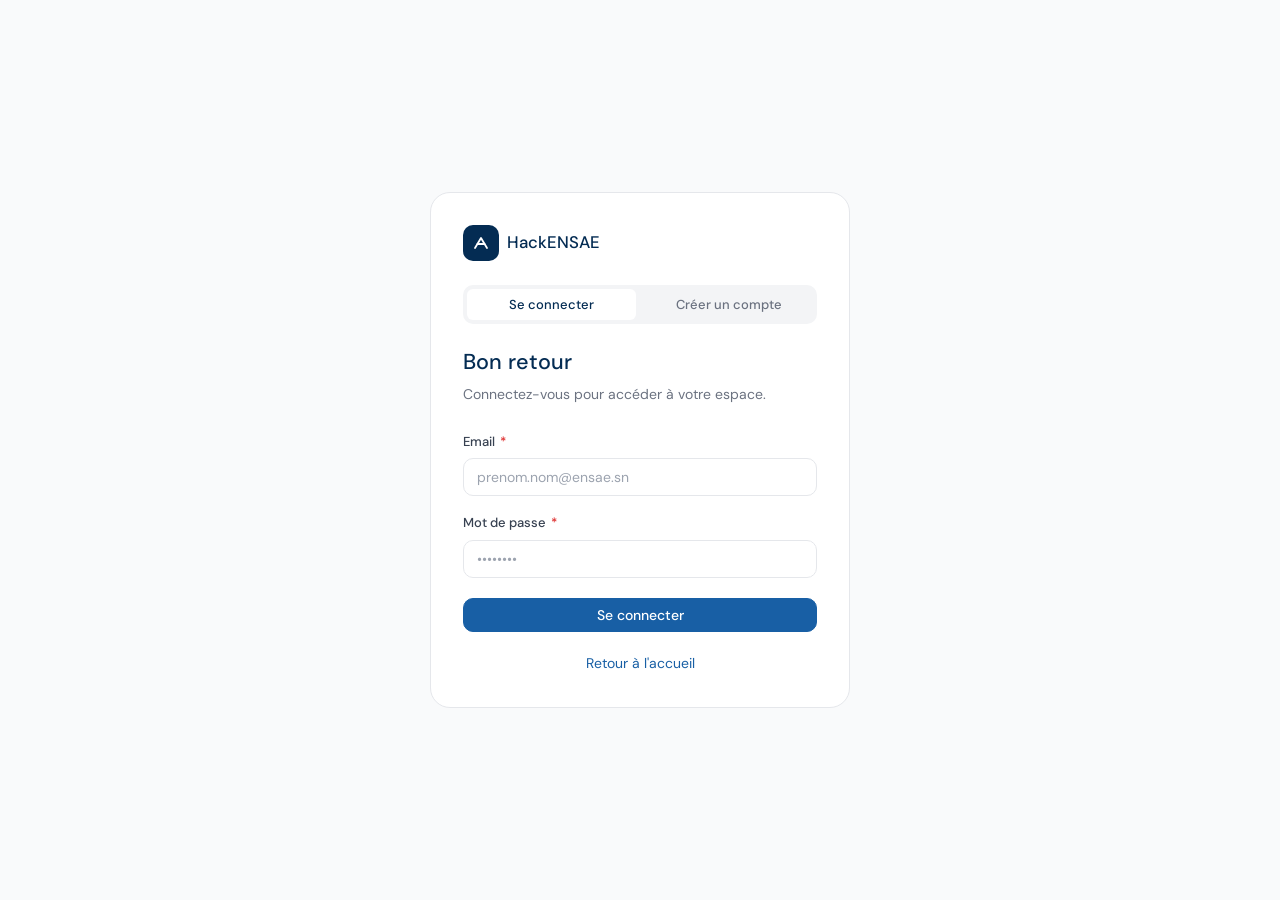
<file: frontend/pages/inscription.html>
<!DOCTYPE html>
<html lang="fr">
<head>
  <meta charset="UTF-8"/>
  <meta name="viewport" content="width=device-width, initial-scale=1.0"/>
  <title>Inscription — HackENSAE</title>
  <link rel="stylesheet" href="../css/design-system.css"/>
  <style>
    .page-wrapper {
      border: 1px solid var(--gray-200);
      border-radius: var(--radius-xl);
      overflow: hidden;
      margin-block: var(--space-8);
    }
    .livrable-grid {
      display: grid;
      grid-template-columns: repeat(3, 1fr);
      gap: var(--space-3);
      margin-bottom: var(--space-4);
    }
    .livrable-card {
      border: 1px solid var(--gray-200);
      border-radius: var(--radius-md);
      padding: var(--space-4);
      text-align: center;
      cursor: pointer;
      transition: all var(--transition);
    }
    .livrable-card:hover { border-color: var(--blue-300); background: var(--blue-25); }
    .livrable-card.selected { border-color: var(--blue-500); background: var(--blue-50); }
    .livrable-card__icon {
      width: 36px; height: 36px;
      border-radius: var(--radius-md);
      background: var(--gray-100);
      margin: 0 auto var(--space-2);
      display: flex; align-items: center; justify-content: center;
    }
    .livrable-card.selected .livrable-card__icon { background: var(--blue-100); }
    .livrable-card__title { font-size: 0.8125rem; font-weight: 500; color: var(--gray-700); }
    .livrable-card.selected .livrable-card__title { color: var(--blue-800); }
    .livrable-card__desc  { font-size: 0.72rem; color: var(--gray-500); margin-top: 2px; line-height: 1.4; }

    .thematique-grid {
      display: grid;
      grid-template-columns: 1fr 1fr;
      gap: var(--space-2);
      margin-bottom: var(--space-4);
    }
    .thematique-pill {
      padding: var(--space-3) var(--space-3);
      border: 1px solid var(--gray-200);
      border-radius: var(--radius-md);
      font-size: 0.8125rem;
      cursor: pointer;
      transition: all var(--transition);
      color: var(--gray-700);
    }
    .thematique-pill:hover  { border-color: var(--blue-300); background: var(--blue-25); }
    .thematique-pill.selected { border-color: var(--blue-500); background: var(--blue-50); color: var(--blue-800); font-weight: 500; }

    .domaine-grid {
      display: grid;
      grid-template-columns: repeat(3, 1fr);
      gap: var(--space-2);
      margin-bottom: var(--space-4);
    }
    .domaine-pill {
      padding: var(--space-2) var(--space-3);
      border: 1px solid var(--gray-200);
      border-radius: var(--radius-sm);
      font-size: 0.8125rem;
      cursor: pointer;
      text-align: center;
      transition: all var(--transition);
      color: var(--gray-700);
    }
    .domaine-pill:hover  { border-color: var(--blue-300); background: var(--blue-25); }
    .domaine-pill.selected { border-color: var(--blue-500); background: var(--blue-50); color: var(--blue-800); font-weight: 500; }

    .sidebar-info-card {
      background: var(--white);
      border: 1px solid var(--gray-200);
      border-radius: var(--radius-lg);
      padding: var(--space-5);
      margin-bottom: var(--space-4);
    }
    .sidebar-info-card h4 {
      font-size: 0.875rem;
      margin-bottom: var(--space-3);
      color: var(--blue-900);
    }
    .rule-item {
      display: flex;
      gap: var(--space-2);
      margin-bottom: var(--space-2);
      align-items: flex-start;
    }
    .rule-dot {
      width: 6px; height: 6px;
      border-radius: 50%;
      background: var(--blue-400);
      margin-top: 6px;
      flex-shrink: 0;
    }
    .rule-item p { font-size: 0.8125rem; color: var(--gray-600, #4B5563); line-height: 1.5; }

    .deadline-list { display: flex; flex-direction: column; }
    .deadline-row {
      display: flex;
      justify-content: space-between;
      align-items: center;
      padding: 7px 0;
      border-bottom: 1px solid var(--gray-100);
      font-size: 0.8125rem;
    }
    .deadline-row:last-child { border-bottom: none; }
    .deadline-row__label { color: var(--gray-500); }
    .deadline-row__date  { font-weight: 500; color: var(--gray-900); }
    .deadline-row__date.soon { color: var(--warning-mid); }

    .success-state {
      padding: var(--space-12) var(--space-8);
      text-align: center;
    }
    .success-icon {
      width: 60px; height: 60px;
      background: var(--success-light);
      border-radius: 50%;
      display: flex; align-items: center; justify-content: center;
      margin: 0 auto var(--space-5);
    }
    .success-state h2 { color: var(--blue-900); margin-bottom: var(--space-3); }
    .next-steps {
      background: var(--gray-50);
      border: 1px solid var(--gray-200);
      border-radius: var(--radius-md);
      padding: var(--space-5);
      text-align: left;
      margin: var(--space-5) auto;
      max-width: 480px;
    }
    .next-steps h4 { font-size: 0.875rem; margin-bottom: var(--space-3); }
    .next-step-item { font-size: 0.8125rem; color: var(--gray-600, #4B5563); line-height: 2; }
  </style>
</head>
<body>

  <header>
    <nav class="navbar">
      <div class="container navbar__inner">
        <a href="../index.html" class="navbar__logo">
          <div class="navbar__logo-mark">
            <svg viewBox="0 0 18 18" fill="none">
              <path d="M3 14L9 4L15 14" stroke="white" stroke-width="1.8" stroke-linecap="round" stroke-linejoin="round"/>
              <path d="M5.5 10H12.5" stroke="white" stroke-width="1.8" stroke-linecap="round"/>
            </svg>
          </div>
          <span class="navbar__logo-text">HackENSAE</span>
        </a>
        <div class="navbar__links">
          <a href="../index.html" class="navbar__link">Hackathons</a>
          <a href="#" class="navbar__link">Mon espace</a>
          <a href="#" class="navbar__link">Résultats</a>
        </div>
        <div class="navbar__actions">
          <a href="#" class="btn btn-ghost btn-sm">Se connecter</a>
          <a href="#" class="btn btn-nav btn-sm">S'inscrire</a>
        </div>
      </div>
    </nav>
  </header>

  <main>
    <div class="container" style="padding-top: var(--space-6); padding-bottom: var(--space-12);">
      <div class="page-wrapper" id="main-page">

        <!-- Hero banner (injecté dynamiquement) -->
        <div id="hero-area"></div>

        <!-- Steps bar -->
        <div class="steps-bar" id="steps-bar"></div>

        <!-- Form + Sidebar -->
        <div style="padding: var(--space-6);">
          <div class="sidebar-layout">
            <div id="form-area"></div>
            <aside id="sidebar-area"></aside>
          </div>
        </div>

      </div>

      <!-- Success screen (hidden) -->
      <div class="success-state hidden" id="success-area"></div>
    </div>
  </main>

  <script src="../js/utils.js?v=1.2"></script>
  <script>
  /* ────────────────────────────────────────────────────────
     CONFIG : tirée de l'URL (?id=1 ou ?id=2)
  ──────────────────────────────────────────────────────── */
  const urlParams  = new URLSearchParams(window.location.search);
  const hackTypeOrId = urlParams.get('type') || urlParams.get('id') || 'tech';

  let H = null;
  let isTech = true;

  function formatDateStr(isoStr) {
    if (!isoStr) return 'Date à définir';
    const d = new Date(isoStr);
    return d.toLocaleDateString('fr-FR', { day: 'numeric', month: 'short', year: 'numeric' });
  }

  async function checkHackathonStatus() {
    try {
      const hackData = await apiFetch(`/hackathons/${hackTypeOrId}`);
      H = hackData;
      isTech = H.type === 'tech';
      
      // Adaptations des données pour le template existant
      H.taille_max = H.taille_equipe_max || 4;
      H.domaines = H.config?.domaines || [];
      H.thematiques = H.config?.thematiques || [];
      H.livrables = H.config?.livrables || [];
      H.competences = H.config?.competences || [];
      H.regles = H.config?.regles || [];
      H.jury = H.config?.jury || [];
      H.prix = H.config?.prix || [];
      H.heroBg = isTech ? 'var(--blue-900)' : '#085041';
      H.headerBadge = H.statut === 'inscriptions' ? 'Inscriptions ouvertes' : (H.statut === 'en_cours' ? 'En cours' : 'Fermé');

      H.deadline_inscriptions = formatDateStr(H.date_fin_inscriptions);
      H.deadline_soumission   = formatDateStr(H.date_soumission);
      H.deadline_jury         = formatDateStr(H.date_evaluation);
      H.deadline_formation    = formatDateStr(H.date_formation); // Peut être non défini

      if (!['inscriptions', 'en_cours'].includes(H.statut)) {
        document.getElementById('main-page').innerHTML = `
          <div style="padding:var(--space-12) var(--space-8);text-align:center;">
            <div style="font-size:2rem;margin-bottom:var(--space-4);">🔒</div>
            <h2 style="color:var(--blue-900);margin-bottom:var(--space-3);">Inscriptions fermées</h2>
            <p style="color:var(--gray-500);margin-bottom:var(--space-6);">
              Les inscriptions pour <strong>${hackData.titre}</strong> ne sont pas encore ouvertes.
              Statut actuel : <strong>${hackData.statut.replace('_', ' ')}</strong>
            </p>
            <a href="../index.html" class="btn btn-primary">Retour aux hackathons</a>
          </div>`;
      }
    } catch(err) {
      // Si l'API échoue, on laisse continuer
    }
  }

  /* ── Render hero ───────────────────────────────────────── */
  function renderHero() {
    document.getElementById('hero-area').innerHTML = `
      <div style="background:${H.heroBg};padding:var(--space-8) var(--space-8) var(--space-6);position:relative;overflow:hidden;">
        <div style="position:absolute;right:-60px;top:-60px;width:260px;height:260px;border-radius:50%;background:rgba(255,255,255,0.04);"></div>
        <div style="position:relative;z-index:1;">
          <span class="badge ${isTech ? 'badge-blue' : 'badge-green'}" style="margin-bottom:var(--space-3);display:inline-flex;">${H.headerBadge}</span>
          <h1 style="color:var(--white);font-size:1.5rem;margin-bottom:4px;">${H.titre}</h1>
          <p style="color:${isTech ? 'var(--blue-200)' : 'rgba(159,225,203,0.9)'};font-size:0.875rem;">${H.organisateur}</p>
          <div class="hero-banner__meta" style="margin-top:var(--space-5);">
            <div class="hero-meta-item">
              <span class="hero-meta-item__label">Équipe</span>
              <span class="hero-meta-item__value">1 à ${H.taille_max} membres</span>
            </div>
            <div class="hero-meta-item">
              <span class="hero-meta-item__label">Livrable</span>
              <span class="hero-meta-item__value">${isTech ? 'Prototype + repo' : 'Article / vidéo / vocal'}</span>
            </div>
          </div>
        </div>
      </div>
    `;
  }

  /* ── Render steps ──────────────────────────────────────── */
  const STEPS = ['Informations équipe', 'Membres', isTech ? 'Projet & domaine' : 'Thématique & livrable', 'Confirmation'];
  let currentStep = 1;

  function renderSteps() {
    document.getElementById('steps-bar').innerHTML = STEPS.map((s, i) => {
      const n = i + 1;
      const cls = n < currentStep ? 'done' : n === currentStep ? 'active' : '';
      const num = n < currentStep
        ? `<svg width="10" height="10" viewBox="0 0 10 10" fill="none"><path d="M1.5 5l2.5 2.5 4.5-4.5" stroke="currentColor" stroke-width="1.8" stroke-linecap="round" stroke-linejoin="round"/></svg>`
        : n;
      return `<div class="step-item ${cls}"><div class="step-num">${num}</div>${s}</div>`;
    }).join('');
  }

  /* ── Form state ────────────────────────────────────────── */
  const state = {
    equipe: '', email_contact: '', nb_membres: 1, // par défaut
    membres: [],
    domaine: null,
    thematique: null,
    livrable_type: null,
    livrable_format: null,
    description: '',
    livrable_lien: '',
  };

  /* ── Render form step 1 ────────────────────────────────── */
  function renderStep1() {
    const maxOpts = Array.from({length: H.taille_max}, (_, i) => i + 1).map(n =>
      `<option value="${n}" ${n === state.nb_membres ? 'selected' : ''}>${n === 1 ? '1 — Solo' : n + ' membres'}</option>`
    ).join('');

    document.getElementById('form-area').innerHTML = `
      ${!isTech ? `
      <div class="alert alert-info mb-4" style="margin-bottom:var(--space-4);">
        <svg width="16" height="16" viewBox="0 0 16 16" fill="none" stroke="currentColor" stroke-width="1.5" stroke-linecap="round" style="flex-shrink:0;margin-top:1px;">
          <circle cx="8" cy="8" r="6.5"/><line x1="8" y1="5.5" x2="8" y2="8.5"/><circle cx="8" cy="10.5" r="0.5" fill="currentColor" stroke="none"/>
        </svg>
        <span>Ce concours attend une <strong>production journalistique</strong> (article, vidéo ou vocal + rapport) — pas un prototype technique.</span>
      </div>` : ''}

      <div style="background:var(--white);border:1px solid var(--gray-200);border-radius:var(--radius-lg);padding:var(--space-6);margin-bottom:var(--space-4);">
        <h3 style="margin-bottom:var(--space-5);color:var(--blue-900);">Informations de l'équipe</h3>
        <div class="form-grid-2" style="margin-bottom:var(--space-4);">
          <div class="form-group">
            <label class="form-label">Nom de l'équipe <span class="required">*</span></label>
            <input class="form-control" type="text" id="f-equipe" placeholder="Ex : DataMinds" value="${state.equipe}" required/>
            <span class="form-error"></span>
          </div>
          <div class="form-group">
            <label class="form-label">Nombre de membres <span class="required">*</span></label>
            <select class="form-control" id="f-nb-membres" onchange="state.nb_membres=+this.value;">
              ${maxOpts}
            </select>
          </div>
        </div>
        <div class="form-group">
          <label class="form-label">Email de contact <span class="required">*</span></label>
          <input class="form-control" type="email" id="f-email" placeholder="chef.equipe@ensae.sn" value="${state.email_contact}" required/>
          <span class="form-error"></span>
        </div>
      </div>

      <div style="display:flex;justify-content:flex-end;gap:var(--space-3);margin-top:var(--space-4);">
        <a href="../index.html" class="btn btn-outline">Retour</a>
        <button class="btn btn-primary" onclick="console.log('BOUTON CLIQUÉ'); saveStep1AndContinue()">Suivant — Membres</button>
      </div>
    `;
  }

  /* ── Render form step 2 (membres) ──────────────────────── */
  function renderStep2() {
    const membresHTML = Array.from({length: state.nb_membres}, (_, i) => {
      const m = state.membres[i] || {};
      const req = i === 0;
      const filieres = isTech
        ? ['ISEP','AS','ISE','Autre']
        : ['ISEP','AS','ISE','Autre'];
      return `
        <div class="member-block">
          <div class="member-block__header">
            <span class="member-block__title">Membre ${i + 1}</span>
            <span class="badge ${req ? 'badge-blue' : 'badge-gray'}">${req ? 'Chef d\'équipe' : 'Facultatif'}</span>
          </div>
          <div class="form-grid-3">
            <div class="form-group">
              <label class="form-label">Prénom et nom${req ? ' <span class="required">*</span>' : ''}</label>
              <input class="form-control" type="text" id="m-nom-${i}" placeholder="Prénom Nom" value="${m.nom || ''}" ${req ? 'required' : ''}/>
            </div>
            <div class="form-group">
              <label class="form-label">Email${req ? ' <span class="required">*</span>' : ''}</label>
              <input class="form-control" type="email" id="m-email-${i}" placeholder="email@ensae.sn" value="${m.email || ''}" ${req ? 'required' : ''}/>
            </div>
            <div class="form-group">
              <label class="form-label">Filière</label>
              <select class="form-control" id="m-filiere-${i}">
                <option value="">— Choisir —</option>
                ${filieres.map(f => `<option ${m.filiere === f ? 'selected' : ''}>${f}</option>`).join('')}
              </select>
            </div>
          </div>
        </div>`;
    }).join('');

    document.getElementById('form-area').innerHTML = `
      <div style="background:var(--white);border:1px solid var(--gray-200);border-radius:var(--radius-lg);padding:var(--space-6);">
        <h3 style="margin-bottom:var(--space-5);color:var(--blue-900);">Membres de l'équipe</h3>
        ${membresHTML}
      </div>
      <div style="display:flex;justify-content:space-between;margin-top:var(--space-4);">
        <button class="btn btn-outline" onclick="goStep(1)">Retour</button>
        <button class="btn btn-primary" onclick="goStep(3)">Suivant — ${isTech ? 'Projet' : 'Thématique'}</button>
      </div>
    `;
  }

  /* ── Render form step 3 ─────────────────────────────────── */
  function renderStep3() {
    if (isTech) renderStep3Tech(); else renderStep3Dataj();
  }

  function renderStep3Tech() {
    document.getElementById('form-area').innerHTML = `
      <div style="background:var(--white);border:1px solid var(--gray-200);border-radius:var(--radius-lg);padding:var(--space-6);margin-bottom:var(--space-4);">
        <h3 style="margin-bottom:var(--space-5);color:var(--blue-900);">Domaine d'intervention</h3>
        <div class="domaine-grid">
          ${H.domaines.map(d => `<div class="domaine-pill ${state.domaine === d ? 'selected' : ''}" onclick="selectDomaine(this,'${d}')">${d}</div>`).join('')}
        </div>
        <div class="form-group">
          <label class="form-label">Idée de solution (optionnel)</label>
          <textarea class="form-control" id="f-desc" placeholder="Décrivez brièvement votre approche...">${state.description}</textarea>
          <span class="form-hint">Cette description n'est pas évaluée à l'inscription.</span>
        </div>
      </div>
      <div style="background:var(--white);border:1px solid var(--gray-200);border-radius:var(--radius-lg);padding:var(--space-6);">
        <h3 style="margin-bottom:var(--space-5);color:var(--blue-900);">Type de livrable prévu</h3>
        <div class="form-group">
          <label class="form-label">Format principal <span class="required">*</span></label>
          <select class="form-control" id="f-livrable-format">
            ${H.livrables.map(l => `<option ${state.livrable_format === l ? 'selected' : ''}>${l}</option>`).join('')}
          </select>
        </div>
      </div>
      <div style="display:flex;justify-content:space-between;margin-top:var(--space-4);">
        <button class="btn btn-outline" onclick="goStep(2)">Retour</button>
        <button class="btn btn-primary" onclick="goStep(4)">Finaliser l'inscription</button>
      </div>
    `;
  }

  const LIVRABLE_TYPES = [
    { id: 'article', label: 'Article web',      desc: 'Lien vers une page publiée' },
    { id: 'video',   label: 'Reportage vidéo',  desc: 'YouTube, Vimeo, Drive...' },
    { id: 'vocal',   label: 'Reportage vocal',  desc: 'SoundCloud, Drive...' }
  ];

  function renderStep3Dataj() {
    document.getElementById('form-area').innerHTML = `
      <div style="background:var(--white);border:1px solid var(--gray-200);border-radius:var(--radius-lg);padding:var(--space-6);margin-bottom:var(--space-4);">
        <h3 style="margin-bottom:var(--space-5);color:var(--blue-900);">Thématique choisie</h3>
        <div class="thematique-grid">
          ${H.thematiques.map(t => `<div class="thematique-pill ${state.thematique === t ? 'selected' : ''}" data-thematique="${t.replace(/"/g, '&quot;')}" onclick="selectThematique(this)">${t}</div>`).join('')}
        </div>
        <p class="form-hint">Une seule thématique par équipe. Les thématiques sont imposées par l'organisation.</p>
      </div>
      <div style="background:var(--white);border:1px solid var(--gray-200);border-radius:var(--radius-lg);padding:var(--space-6);">
        <h3 style="margin-bottom:var(--space-5);color:var(--blue-900);">Type de livrable</h3>
        <div class="livrable-grid" style="margin-bottom:var(--space-4);">
          ${LIVRABLE_TYPES.map(l => `
            <div class="livrable-card ${state.livrable_type === l.id ? 'selected' : ''}" onclick="selectLivrable(this,'${l.id}')">
              <div class="livrable-card__icon">
                <svg width="16" height="16" viewBox="0 0 16 16" fill="none" stroke="currentColor" stroke-width="1.5" stroke-linecap="round">
                  ${l.id === 'article' ? '<rect x="2" y="2" width="12" height="12" rx="2"/><line x1="5" y1="6" x2="11" y2="6"/><line x1="5" y1="9" x2="9" y2="9"/>' : ''}
                  ${l.id === 'video'   ? '<circle cx="8" cy="8" r="6"/><polygon points="6,5.5 11,8 6,10.5" fill="currentColor" stroke="none"/>' : ''}
                  ${l.id === 'vocal'   ? '<path d="M8 2v8M5 5H3a1 1 0 00-1 1v2a1 1 0 001 1h2l3 2V3L5 5z"/><path d="M11 5.5a3 3 0 010 5"/>' : ''}
                </svg>
              </div>
              <div class="livrable-card__title">${l.label}</div>
              <div class="livrable-card__desc">${l.desc}</div>
            </div>`).join('')}
        </div>
      </div>
      <div style="display:flex;justify-content:space-between;margin-top:var(--space-4);">
        <button class="btn btn-outline" onclick="goStep(2)">Retour</button>
        <button class="btn btn-primary" onclick="goStep(4)">Finaliser l'inscription</button>
      </div>
    `;
  }

  /* ── Render success ────────────────────────────────────── */
  function renderSuccess() {
    document.getElementById('main-page').classList.add('hidden');
    const area = document.getElementById('success-area');
    area.classList.remove('hidden');
    area.innerHTML = `
      <div class="success-icon">
        <svg width="28" height="28" viewBox="0 0 24 24" fill="none" stroke="var(--success-dark)" stroke-width="2" stroke-linecap="round" stroke-linejoin="round">
          <path d="M20 6L9 17l-5-5"/>
        </svg>
      </div>
      <h2>Inscription enregistrée</h2>
      <p class="text-muted" style="max-width:480px;margin:0 auto;">
        L'équipe <strong>${state.equipe || 'votre équipe'}</strong> est inscrite au hackathon <strong>${H.titre}</strong>.
        Un email de confirmation a été envoyé à ${state.email || 'l\'adresse renseignée'}.
      </p>
      <div class="next-steps">
        <h4>Prochaines étapes</h4>
        ${isTech ? `
        <div class="next-step-item">1. La liste des équipes sera publiée dans le groupe</div>
        <div class="next-step-item">2. Session de formation le ${H.deadline_formation}</div>
        <div class="next-step-item">3. 3 semaines de développement à partir du 16 avril</div>
        <div class="next-step-item">4. Soumission du repo avant le ${H.deadline_soumission}</div>
        ` : `
        <div class="next-step-item">1. La liste des équipes sera publiée dans le groupe WhatsApp</div>
        <div class="next-step-item">2. Vous disposez d'un mois pour produire votre livrable</div>
        <div class="next-step-item">3. Soumettez le lien + rapport avant la clôture</div>
        <div class="next-step-item">4. Le jury évaluera les productions après la deadline</div>
        `}
      </div>
      <a href="./mon-espace.html" class="btn btn-primary btn-lg">Accéder à mon espace participant</a>
    `;
  }

  function saveStep1AndContinue() {
    const equipe = document.getElementById('f-equipe')?.value.trim();
    const email  = document.getElementById('f-email')?.value.trim();
    if (!equipe) { toast('Le nom de l\'équipe est obligatoire.', 'error'); return; }
    if (!email)  { toast('L\'email de contact est obligatoire.', 'error'); return; }
    state.equipe        = equipe;
    state.email_contact = email;
    goStep(2);
  }

  /* ── Navigation entre étapes ───────────────────────────── */
  function goStep(n) {
    if (n === 3) {
      state.membres = Array.from({length: state.nb_membres}, (_, i) => ({
        nom:     document.getElementById(`m-nom-${i}`)?.value.trim() || '',
        email:   document.getElementById(`m-email-${i}`)?.value.trim() || '',
        filiere: document.getElementById(`m-filiere-${i}`)?.value || ''
      }));
      if (!state.membres[0]?.nom) {
        toast('Le nom du chef d\'équipe est obligatoire.', 'error'); return;
      }
    }

    if (n === 4) {
      if (isTech) {
        state.description     = document.getElementById('f-desc')?.value || '';
        state.livrable_format = document.getElementById('f-livrable-format')?.value || '';
      } else {
        if (!state.thematique) {
          toast('Veuillez choisir une thématique.', 'error'); return;
        }
      }
      submitInscription();
      return;
    }

    currentStep = n;
    renderSteps();
    const renderers = { 1: renderStep1, 2: renderStep2, 3: renderStep3 };
    renderers[n]?.();
    renderSidebar();
  }

  /* ── Sidebar ─────────────────────────────────────────────*/
  function renderSidebar() {
    const reglesHTML = H.regles.map(r => `
      <div class="rule-item"><div class="rule-dot"></div><p>${r}</p></div>
    `).join('');

    const prixHTML = !isTech ? `
      <div class="sidebar-info-card">
        <h4>Prix à remporter</h4>
        ${H.prix.map(p => `
          <div class="deadline-row">
            <span class="deadline-row__label">${p.rang}</span>
            <span style="font-size:0.875rem;font-weight:500;color:var(--success-dark);">${p.montant}</span>
          </div>`).join('')}
        <div class="deadline-row">
          <span class="deadline-row__label">Tous les lauréats</span>
          <span class="deadline-row__date" style="font-size:0.75rem;font-weight:400;color:var(--gray-500);">Attestation + carnets + stylos</span>
        </div>
      </div>` : '';

    const juryHTML = !isTech ? `
      <div class="sidebar-info-card">
        <h4>Jury</h4>
        <div style="font-size:0.8125rem;color:var(--gray-500);line-height:2;">
          ${H.jury.join('<br>')}
        </div>
      </div>` : '';

    const compHTML = isTech ? `
      <div class="sidebar-info-card">
        <h4>Compétences valorisées</h4>
        <div style="display:flex;flex-wrap:wrap;gap:6px;">
          ${H.competences.map(c => `<span class="tag">${c}</span>`).join('')}
        </div>
      </div>` : '';

    document.getElementById('sidebar-area').innerHTML = `
      <div class="sidebar-info-card">
        <h4>Règles de participation</h4>
        ${reglesHTML}
      </div>
      <div class="sidebar-info-card">
        <h4>Calendrier</h4>
        <div class="deadline-list">
          <div class="deadline-row">
            <span class="deadline-row__label">Clôture inscriptions</span>
            <span class="deadline-row__date soon">${H.deadline_inscriptions}</span>
          </div>
          ${H.deadline_formation ? `<div class="deadline-row">
            <span class="deadline-row__label">Session de formation</span>
            <span class="deadline-row__date">${H.deadline_formation}</span>
          </div>` : ''}
          <div class="deadline-row">
            <span class="deadline-row__label">Soumission</span>
            <span class="deadline-row__date">${H.deadline_soumission}</span>
          </div>
          <div class="deadline-row">
            <span class="deadline-row__label">Évaluation jury</span>
            <span class="deadline-row__date">${H.deadline_jury}</span>
          </div>
        </div>
      </div>
      ${compHTML}${prixHTML}${juryHTML}
    `;
  }

  /* ── Interactivité ───────────────────────────────────────*/
  function selectDomaine(el, val) {
    document.querySelectorAll('.domaine-pill').forEach(p => p.classList.remove('selected'));
    el.classList.add('selected');
    state.domaine = val;
  }
  function selectThematique(el) {
    document.querySelectorAll('.thematique-pill').forEach(p => p.classList.remove('selected'));
    el.classList.add('selected');
    state.thematique = el.getAttribute('data-thematique');
  }
  function selectLivrable(el, val) {
    document.querySelectorAll('.livrable-card').forEach(c => c.classList.remove('selected'));
    el.classList.add('selected');
    state.livrable_type = val;
    const hints = {
      article: ['Lien de l\'article web', 'URL publique de la page en ligne.'],
      video:   ['Lien de la vidéo',       'YouTube, Vimeo, Google Drive ou autre.'],
      vocal:   ['Lien du reportage vocal','SoundCloud, Google Drive ou autre.']
    };
    const [label, hint] = hints[val];
    const ll = document.getElementById('lien-label');
    const lh = document.getElementById('lien-hint');
    if (ll) ll.innerHTML = label + ' <span class="required">*</span>';
    if (lh) lh.textContent = hint;
  }

  /* ── Soumission ──────────────────────────────────────────*/
  async function submitInscription() {
    console.log('=== DEBUG STATE ===');
    console.log('equipe:', state.equipe);
    console.log('email_contact:', state.email_contact);
    console.log('membres:', state.membres);
    console.log('thematique:', state.thematique);
    console.log('livrable_type:', state.livrable_type);
    console.log('hackathon id:', H.id);
    console.log('==================');

    if (!state.equipe || !state.email_contact) {
      toast('Informations de l\'équipe incomplètes. Retournez à l\'étape 1.', 'error');
      return;
    }
    const payload = {
      hackathon_id:  H.id,
      nom_equipe:    state.equipe,
      email_contact: state.email_contact,
      membres:       state.membres,
      domaine:       state.domaine,
      thematique:    state.thematique,
      livrable_type: state.livrable_type,
    };
    console.log('Payload final:', JSON.stringify(payload, null, 2));
    try {
      await apiFetch('/inscriptions', { method:'POST', body: JSON.stringify(payload) });
      await new Promise(r => setTimeout(r, 800));
      renderSuccess();
    } catch (err) {
      console.error('Erreur API:', err);
      toast(err.message || 'Erreur lors de l\'inscription.', 'error');
    }
  }

  /* ── Init ────────────────────────────────────────────────*/
  async function init() {
    if (!Auth.requireLogin('./login.html')) return;
    
    await checkHackathonStatus();
    if (!H) return; // if error in fetch
    
    // Initialisation du form state après le chargement
    state.nb_membres = H.taille_max;
    state.domaine = isTech ? (H.domaines[0] || null) : null;
    state.thematique = !isTech ? (H.thematiques[0] || null) : null;
    state.livrable_type = !isTech ? 'article' : null;
    state.livrable_format = isTech ? (H.livrables[0] || null) : null;

    document.title = `Inscription — ${H.titre} · HackENSAE`;
    renderHero();
    renderSteps();
    renderStep1();
    renderSidebar();
  }
  
  init();
  </script>
</body>
</html>
</file>
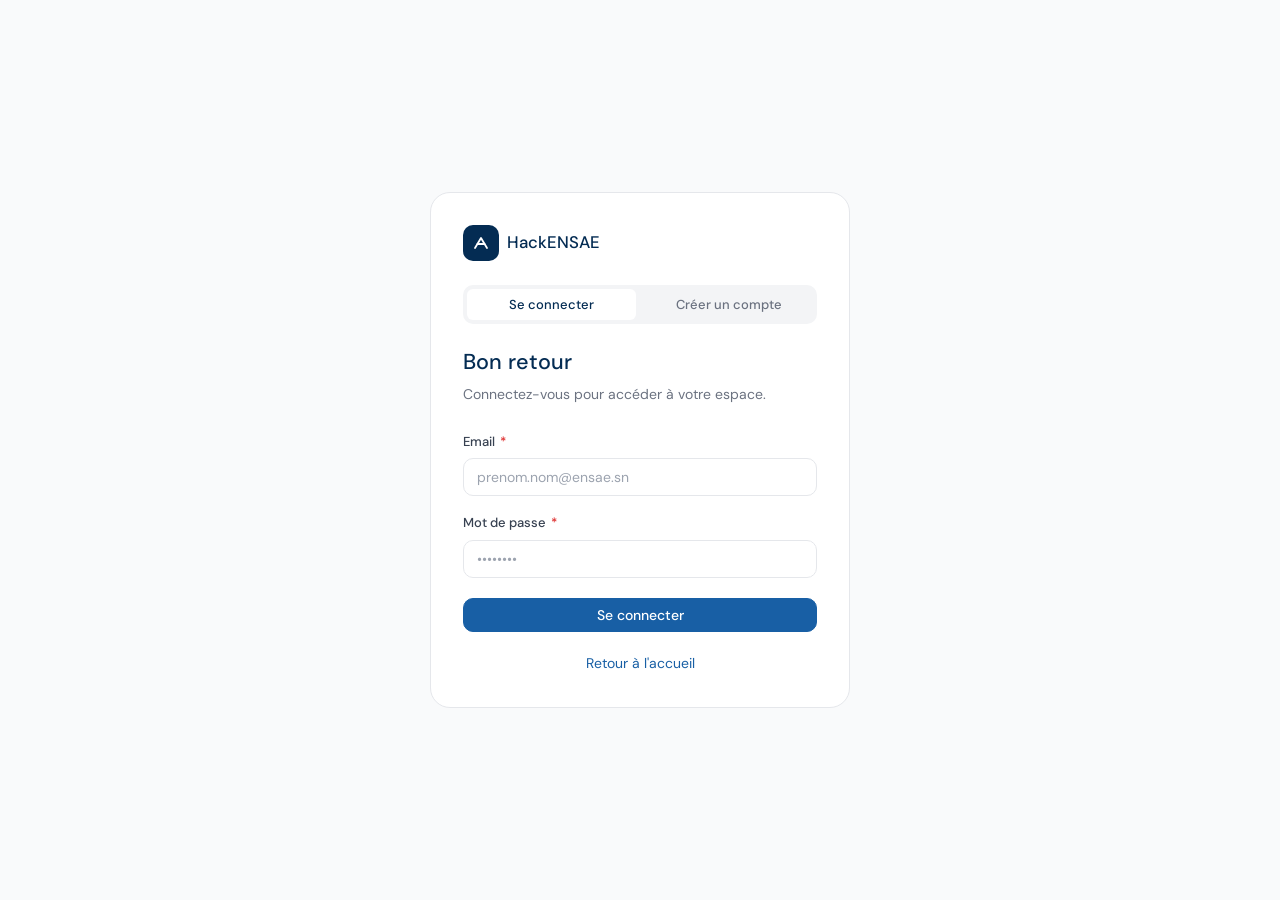
<file: frontend/pages/login.html>
<!DOCTYPE html>
<html lang="fr">
<head>
  <meta charset="UTF-8"/><meta name="viewport" content="width=device-width, initial-scale=1.0"/>
  <title>Connexion — HackENSAE</title>
  <link rel="stylesheet" href="../css/design-system.css"/>
  <style>
    body{background:var(--gray-50);}
    .wrap{min-height:100vh;display:flex;align-items:center;justify-content:center;padding:var(--space-6);}
    .card{background:var(--white);border:1px solid var(--gray-200);border-radius:var(--radius-xl);padding:var(--space-8);width:100%;max-width:420px;}
    .logo{display:flex;align-items:center;gap:var(--space-2);margin-bottom:var(--space-6);}
    .logo-mark{width:36px;height:36px;background:var(--blue-900);border-radius:var(--radius-md);display:flex;align-items:center;justify-content:center;}
    .tab-row{display:flex;gap:var(--space-2);background:var(--gray-100);border-radius:var(--radius-md);padding:4px;margin-bottom:var(--space-6);}
    .auth-tab{flex:1;padding:7px;border-radius:var(--radius-sm);font-size:0.8125rem;font-weight:500;border:none;cursor:pointer;background:transparent;color:var(--gray-500);transition:all var(--transition);}
    .auth-tab.active{background:var(--white);color:var(--blue-900);}
  </style>
</head>
<body>
<div class="wrap">
  <div class="card">
    <div class="logo">
      <div class="logo-mark"><svg viewBox="0 0 18 18" fill="none" width="18" height="18"><path d="M3 14L9 4L15 14" stroke="white" stroke-width="1.8" stroke-linecap="round" stroke-linejoin="round"/><path d="M5.5 10H12.5" stroke="white" stroke-width="1.8" stroke-linecap="round"/></svg></div>
      <span style="font-size:1.05rem;font-weight:500;color:var(--blue-900);">HackENSAE</span>
    </div>
    <div class="tab-row">
      <button class="auth-tab active" onclick="setMode('login',this)">Se connecter</button>
      <button class="auth-tab" onclick="setMode('register',this)">Créer un compte</button>
    </div>
    <div id="form-login">
      <h2 style="font-size:1.35rem;font-weight:500;color:var(--blue-900);margin-bottom:6px;">Bon retour</h2>
      <p style="font-size:0.875rem;color:var(--gray-500);margin-bottom:var(--space-6);">Connectez-vous pour accéder à votre espace.</p>
      <div class="form-group" style="margin-bottom:var(--space-4);"><label class="form-label">Email <span class="required">*</span></label><input class="form-control" type="email" id="l-email" placeholder="prenom.nom@ensae.sn"/></div>
      <div class="form-group" style="margin-bottom:var(--space-5);"><label class="form-label">Mot de passe <span class="required">*</span></label><input class="form-control" type="password" id="l-pwd" placeholder="••••••••"/></div>
      <button class="btn btn-primary btn-full" onclick="doLogin()">Se connecter</button>
    </div>
    <div id="form-register" class="hidden">
      <h2 style="font-size:1.35rem;font-weight:500;color:var(--blue-900);margin-bottom:6px;">Créer un compte</h2>
      <p style="font-size:0.875rem;color:var(--gray-500);margin-bottom:var(--space-6);">Rejoignez la plateforme des hackathons ENSAE.</p>
      <div class="form-grid-2" style="margin-bottom:var(--space-3);">
        <div class="form-group"><label class="form-label">Prénom <span class="required">*</span></label><input class="form-control" type="text" id="r-prenom" placeholder="Amadou"/></div>
        <div class="form-group"><label class="form-label">Nom <span class="required">*</span></label><input class="form-control" type="text" id="r-nom" placeholder="Ba"/></div>
      </div>
      <div class="form-group" style="margin-bottom:var(--space-3);"><label class="form-label">Email <span class="required">*</span></label><input class="form-control" type="email" id="r-email" placeholder="prenom.nom@ensae.sn"/></div>
      <div class="form-group" style="margin-bottom:var(--space-3);"><label class="form-label">Mot de passe <span class="required">*</span></label><input class="form-control" type="password" id="r-pwd" placeholder="8 caractères minimum"/></div>
      <div class="form-group" style="margin-bottom:var(--space-5);"><label class="form-label">Rôle</label><select class="form-control" id="r-role" onchange="toggleCodeField(this.value)">
        <option value="participant">Participant</option>
        <option value="organisateur">Organisateur</option>
      </select></div>
      <div class="form-group" style="margin-bottom:var(--space-5);display:none;" id="code-group">
        <label class="form-label">Code d'invitation organisateur <span class="required">*</span></label>
        <input class="form-control" type="password" id="r-code" placeholder="Code secret"/>
        <span class="form-hint">Contactez le responsable du Club Informatique pour obtenir ce code.</span>
      </div>
      <button class="btn btn-primary btn-full" onclick="doRegister()">Créer mon compte</button>
    </div>
    <div style="text-align:center;margin-top:var(--space-5);font-size:0.875rem;color:var(--gray-500);">
      <a href="../index.html" style="color:var(--blue-600);">Retour à l'accueil</a>
    </div>
  </div>
</div>
<script src="../js/utils.js"></script>
<script>

function toggleCodeField(role) {
  const group = document.getElementById('code-group');
  if (group) group.style.display = role === 'organisateur' ? 'block' : 'none';
}

function setMode(mode,btn){
  document.querySelectorAll('.auth-tab').forEach(t=>t.classList.remove('active'));
  btn.classList.add('active');
  document.getElementById('form-login').classList.toggle('hidden',mode!=='login');
  document.getElementById('form-register').classList.toggle('hidden',mode!=='register');
}
async function doLogin(){
  const email=document.getElementById('l-email').value.trim();
  const pwd=document.getElementById('l-pwd').value;
  if(!email||!pwd){toast('Remplissez tous les champs.','error');return;}
  try {
    const data = await apiFetch('/auth/login',{
      method:'POST', body:JSON.stringify({email,password:pwd})
    });
    Auth.save(data.access_token, data.user);
    toast('Connexion réussie !','success');
    const redirect = data.user.role==='organisateur'?'./dashboard-organisateur.html':'./mon-espace.html';
    setTimeout(()=>window.location.href=redirect, 800);
  } catch(err) {
    toast(err.message||'Email ou mot de passe incorrect.','error');
  }
}
async function doRegister(){
  const prenom = document.getElementById('r-prenom').value.trim();
  const nom    = document.getElementById('r-nom').value.trim();
  const email  = document.getElementById('r-email').value.trim();
  const pwd    = document.getElementById('r-pwd').value;
  const role   = document.getElementById('r-role').value;
  const code   = document.getElementById('r-code')?.value.trim() || '';

  if (!prenom||!nom||!email||!pwd) { toast('Remplissez tous les champs obligatoires.','error'); return; }
  if (pwd.length < 8) { toast('Mot de passe trop court (8 caractères min).','error'); return; }
  if (role === 'organisateur' && !code) { toast('Le code d\'invitation est requis.','error'); return; }

  try {
    const data = await apiFetch('/auth/register', {
      method: 'POST',
      body: JSON.stringify({ email, prenom, nom, password: pwd, role, organizer_code: code })
    });
    Auth.save(data.access_token, data.user);

    // Avertir si le code était mauvais (rôle rétrogradé silencieusement)
    if (role === 'organisateur' && data.user.role !== 'organisateur') {
      toast('Code incorrect — compte créé en tant que participant.', 'warning');
      setTimeout(() => window.location.href = './mon-espace.html', 1500);
      return;
    }

    toast('Compte créé !', 'success');
    const redirect = data.user.role === 'organisateur'
      ? './dashboard-organisateur.html'
      : './mon-espace.html';
    setTimeout(() => window.location.href = redirect, 800);
  } catch(err) {
    toast(err.message || 'Erreur lors de la création du compte.', 'error');
  }
}
const p=new URLSearchParams(window.location.search);
if(p.get('role')==='organisateur'){
  setMode('register',document.querySelectorAll('.auth-tab')[1]);
  setTimeout(()=>{const s=document.getElementById('r-role');if(s)s.value='organisateur';},50);
}
</script>
</body>
</html>
</file>
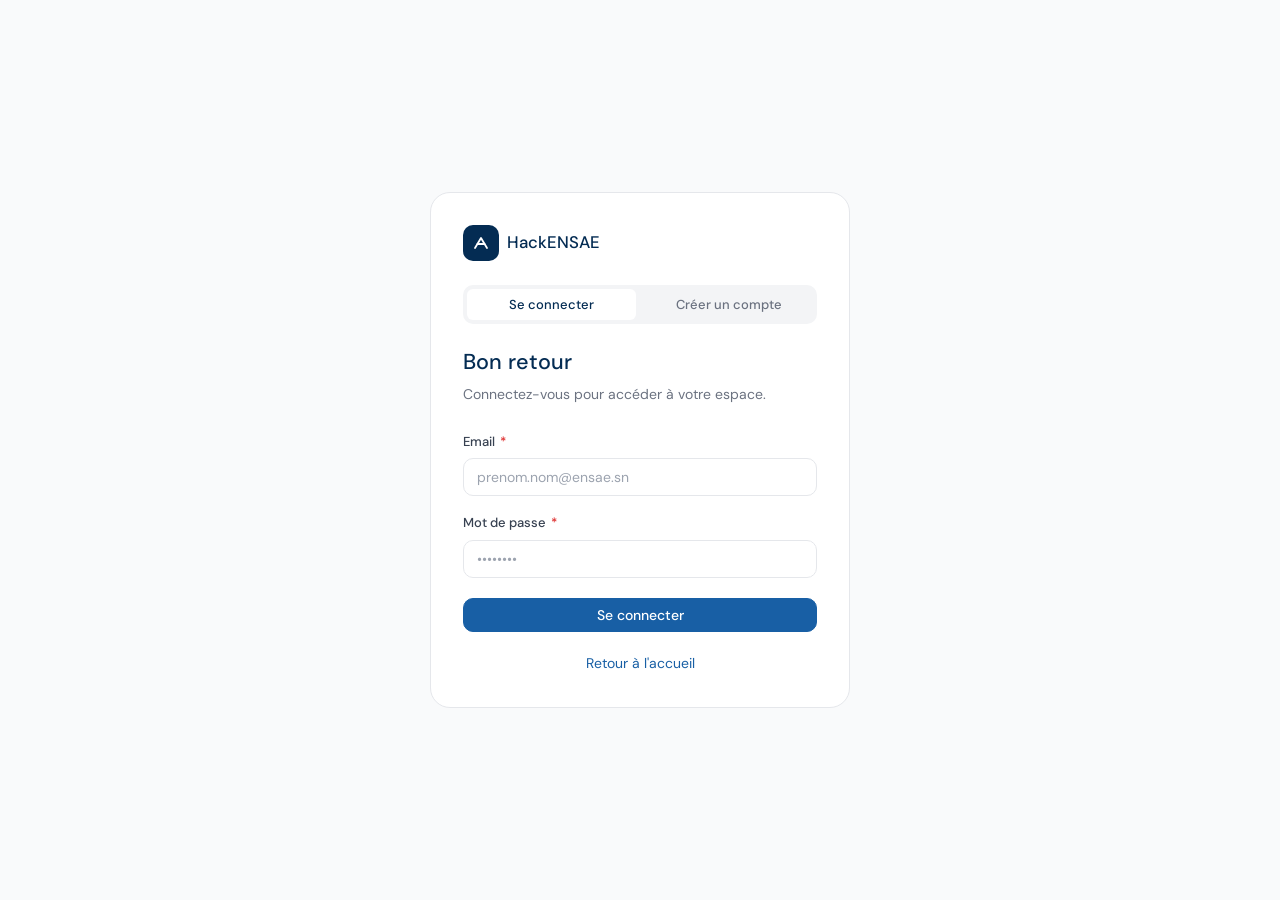
<file: frontend/pages/mon-espace.html>
<!DOCTYPE html>
<html lang="fr">
<head>
  <meta charset="UTF-8"/>
  <meta name="viewport" content="width=device-width, initial-scale=1.0"/>
  <title>Mon espace — HackENSAE</title>
  <link rel="stylesheet" href="../css/design-system.css"/>
  <style>
    .page-layout {
      display: grid;
      grid-template-columns: 240px minmax(0, 1fr);
      gap: var(--space-6);
      align-items: start;
      padding-block: var(--space-8);
    }
    @media (max-width: 860px) {
      .page-layout { grid-template-columns: 1fr; }
      .sidenav { display: none; }
    }

    /* ── Sidenav ─────────────────────────────────────────── */
    .sidenav {
      background: var(--white);
      border: 1px solid var(--gray-200);
      border-radius: var(--radius-lg);
      overflow: hidden;
      position: sticky;
      top: calc(var(--nav-height) + var(--space-4));
    }
    .sidenav__header {
      background: var(--blue-900);
      padding: var(--space-5);
    }
    .sidenav__avatar {
      width: 44px; height: 44px;
      border-radius: 50%;
      background: var(--blue-400);
      display: flex; align-items: center; justify-content: center;
      font-size: 1rem; font-weight: 500; color: var(--white);
      margin-bottom: var(--space-3);
    }
    .sidenav__name  { font-size: 0.9rem; font-weight: 500; color: var(--white); }
    .sidenav__email { font-size: 0.75rem; color: var(--blue-200); margin-top: 2px; }
    .sidenav__nav   { padding: var(--space-2) 0; }
    .sidenav__link {
      display: flex; align-items: center; gap: var(--space-3);
      padding: 10px var(--space-5);
      font-size: 0.875rem; color: var(--gray-600, #4B5563);
      cursor: pointer; transition: all var(--transition);
      border-left: 3px solid transparent;
    }
    .sidenav__link:hover  { background: var(--gray-50); color: var(--blue-700); }
    .sidenav__link.active { background: var(--blue-25); color: var(--blue-800); border-left-color: var(--blue-600); font-weight: 500; }
    .sidenav__link svg    { width: 16px; height: 16px; flex-shrink: 0; opacity: 0.7; }
    .sidenav__link.active svg { opacity: 1; }

    /* ── Tabs ────────────────────────────────────────────── */
    .tabs {
      display: flex; gap: 0;
      border-bottom: 1px solid var(--gray-200);
      margin-bottom: var(--space-6);
    }
    .tab-btn {
      padding: 10px var(--space-5);
      font-size: 0.875rem; color: var(--gray-500);
      border: none; background: none; cursor: pointer;
      border-bottom: 2px solid transparent;
      margin-bottom: -1px;
      transition: all var(--transition);
    }
    .tab-btn:hover  { color: var(--blue-700); }
    .tab-btn.active { color: var(--blue-800); border-bottom-color: var(--blue-600); font-weight: 500; }

    /* ── Phase timeline ──────────────────────────────────── */
    .timeline {
      display: flex;
      flex-direction: column;
      gap: 0;
      position: relative;
    }
    .timeline::before {
      content: '';
      position: absolute;
      left: 15px; top: 22px; bottom: 22px;
      width: 1px;
      background: var(--gray-200);
    }
    .timeline-item {
      display: flex; gap: var(--space-4);
      padding-bottom: var(--space-5);
      position: relative;
    }
    .timeline-item:last-child { padding-bottom: 0; }
    .timeline-dot {
      width: 30px; height: 30px;
      border-radius: 50%;
      border: 2px solid var(--gray-200);
      background: var(--white);
      display: flex; align-items: center; justify-content: center;
      flex-shrink: 0; z-index: 1;
      font-size: 0.72rem; font-weight: 500; color: var(--gray-400);
    }
    .timeline-dot.done    { background: var(--success-mid); border-color: var(--success-mid); color: var(--white); }
    .timeline-dot.current { background: var(--blue-600);   border-color: var(--blue-600);    color: var(--white); }
    .timeline-content { flex: 1; padding-top: 4px; }
    .timeline-content h4 { font-size: 0.875rem; color: var(--gray-900); margin-bottom: 2px; }
    .timeline-content p  { font-size: 0.8125rem; color: var(--gray-500); line-height: 1.5; }
    .timeline-content .tl-date { font-size: 0.75rem; color: var(--blue-500); margin-top: 3px; }

    /* ── Soumission card ─────────────────────────────────── */
    .soumission-zone {
      background: var(--blue-25);
      border: 1.5px dashed var(--blue-200);
      border-radius: var(--radius-lg);
      padding: var(--space-8) var(--space-6);
      text-align: center;
    }
    .soumission-zone svg { margin: 0 auto var(--space-4); color: var(--blue-400); }
    .soumission-zone h3  { color: var(--blue-900); margin-bottom: var(--space-2); }
    .soumission-zone p   { color: var(--gray-500); font-size: 0.9rem; max-width: 420px; margin: 0 auto var(--space-6); }

    .soumission-done {
      background: var(--success-light);
      border: 1px solid #A7F3D0;
      border-radius: var(--radius-lg);
      padding: var(--space-5) var(--space-6);
    }
    .soumission-done h3 { color: var(--success-dark); margin-bottom: var(--space-1); font-size: 1rem; }

    /* ── Equipe card ─────────────────────────────────────── */
    .membre-row {
      display: flex; align-items: center; gap: var(--space-3);
      padding: var(--space-3) 0;
      border-bottom: 1px solid var(--gray-100);
    }
    .membre-row:last-child { border-bottom: none; }
    .membre-avatar {
      width: 34px; height: 34px;
      border-radius: 50%;
      background: var(--blue-100);
      display: flex; align-items: center; justify-content: center;
      font-size: 0.8125rem; font-weight: 500; color: var(--blue-800);
      flex-shrink: 0;
    }
    .membre-name    { font-size: 0.875rem; color: var(--gray-900); font-weight: 500; }
    .membre-filiere { font-size: 0.75rem; color: var(--gray-500); }

    /* ── Alert deadline ──────────────────────────────────── */
    .deadline-alert {
      display: flex; align-items: center; gap: var(--space-3);
      padding: var(--space-3) var(--space-4);
      background: var(--warning-light);
      border: 1px solid #FDE68A;
      border-radius: var(--radius-md);
      font-size: 0.875rem;
      color: var(--warning-dark);
      margin-bottom: var(--space-5);
    }

    /* ── Stat mini ───────────────────────────────────────── */
    .mini-stats {
      display: grid;
      grid-template-columns: repeat(3, minmax(0,1fr));
      gap: var(--space-3);
      margin-bottom: var(--space-6);
    }
    .mini-stat {
      background: var(--white);
      border: 1px solid var(--gray-200);
      border-radius: var(--radius-md);
      padding: var(--space-4);
      text-align: center;
    }
    .mini-stat__val   { font-size: 1.5rem; font-weight: 500; color: var(--blue-900); line-height: 1; }
    .mini-stat__label { font-size: 0.72rem; color: var(--gray-500); margin-top: 4px; text-transform: uppercase; letter-spacing: 0.04em; }

    /* ── Section header interne ──────────────────────────── */
    .inner-header {
      display: flex; align-items: center; justify-content: space-between;
      margin-bottom: var(--space-4);
    }
    .inner-header h3 { font-size: 1rem; color: var(--blue-900); }
  </style>
</head>
<body>

<header>
  <nav class="navbar">
    <div class="container navbar__inner">
      <a href="../index.html" class="navbar__logo">
        <div class="navbar__logo-mark">
          <svg viewBox="0 0 18 18" fill="none">
            <path d="M3 14L9 4L15 14" stroke="white" stroke-width="1.8" stroke-linecap="round" stroke-linejoin="round"/>
            <path d="M5.5 10H12.5" stroke="white" stroke-width="1.8" stroke-linecap="round"/>
          </svg>
        </div>
        <span class="navbar__logo-text">HackENSAE</span>
      </a>
      <div class="navbar__links">
        <a href="../index.html" class="navbar__link">Hackathons</a>
        <a href="./mon-espace.html" class="navbar__link active">Mon espace</a>
        <a href="./resultats.html" class="navbar__link">Résultats</a>
      </div>
      <div class="navbar__actions" id="nav-actions">
        <a href="./login.html" class="btn btn-ghost btn-sm">Se connecter</a>
      </div>
    </div>
  </nav>
</header>

<main>
  <div class="container">
    <div class="page-layout">

      <!-- Sidenav -->
      <aside class="sidenav">
        <div class="sidenav__header">
          <div class="sidenav__avatar" id="sn-avatar">?</div>
          <div class="sidenav__name"  id="sn-name">Chargement...</div>
          <div class="sidenav__email" id="sn-email"></div>
        </div>
        <nav class="sidenav__nav">
          <div class="sidenav__link active" onclick="showTab('hackathons')">
            <svg viewBox="0 0 16 16" fill="none" stroke="currentColor" stroke-width="1.5" stroke-linecap="round"><rect x="2" y="2" width="5" height="5" rx="1"/><rect x="9" y="2" width="5" height="5" rx="1"/><rect x="2" y="9" width="5" height="5" rx="1"/><rect x="9" y="9" width="5" height="5" rx="1"/></svg>
            Hackathons disponibles
          </div>
          <div class="sidenav__link" id="sn-link-dashboard" onclick="showTab('vue-ensemble')" style="display:none;">
            <svg viewBox="0 0 16 16" fill="none" stroke="currentColor" stroke-width="1.5" stroke-linecap="round"><path d="M2 12V6l6-4 6 4v6a1 1 0 01-1 1H3a1 1 0 01-1-1z"/><path d="M6 13V9h4v4"/></svg>
            Mon inscription
          </div>
          <div class="sidenav__link" id="sn-link-equipe" onclick="showTab('mon-equipe')" style="display:none;">
            <svg viewBox="0 0 16 16" fill="none" stroke="currentColor" stroke-width="1.5" stroke-linecap="round"><circle cx="6" cy="5" r="2.5"/><path d="M1 13c0-2.8 2.2-4 5-4s5 1.2 5 4"/><circle cx="12.5" cy="5" r="2"/><path d="M14.5 12.5c0-1.7-1-2.8-2.5-2.8"/></svg>
            Mon équipe
          </div>
          <div class="sidenav__link" id="sn-link-soumission" onclick="showTab('soumission')" style="display:none;">
            <svg viewBox="0 0 16 16" fill="none" stroke="currentColor" stroke-width="1.5" stroke-linecap="round"><path d="M13 10v2a2 2 0 01-2 2H5a2 2 0 01-2-2v-2"/><polyline points="10 5 8 3 6 5"/><line x1="8" y1="3" x2="8" y2="10"/></svg>
            Soumettre mon projet
          </div>
          <div class="sidenav__link" id="sn-link-phases" onclick="showTab('phases')" style="display:none;">
            <svg viewBox="0 0 16 16" fill="none" stroke="currentColor" stroke-width="1.5" stroke-linecap="round"><circle cx="8" cy="8" r="6.5"/><polyline points="8 4.5 8 8 10.5 10"/></svg>
            Suivi des phases
          </div>
        </nav>
      </aside>

      <!-- Contenu principal -->
      <div id="main-content">

        <!-- ── Hackathons disponibles ─────────────────────── -->
        <div id="tab-hackathons">
          <div class="inner-header" style="margin-bottom:var(--space-6);">
            <div><p class="section-eyebrow">Participant</p><h2 style="color:var(--blue-900);">Hackathons disponibles</h2></div>
          </div>
          <div id="hackathons-list-area" style="display:flex;flex-direction:column;gap:var(--space-4);">
            <div style="text-align:center;padding:var(--space-8);color:var(--gray-400);">Chargement...</div>
          </div>
        </div>

        <!-- ── Mon inscription / Vue d'ensemble ──────────── -->
        <div id="tab-vue-ensemble" class="hidden">
          <div class="inner-header" style="margin-bottom:var(--space-6);">
            <div><p class="section-eyebrow">Tableau de bord</p><h2 style="color:var(--blue-900);">Mon inscription</h2></div>
            <span class="badge badge-green" id="hack-statut-badge">—</span>
          </div>

          <!-- Hackathon inscrit -->
          <div style="background:var(--white);border:1px solid var(--gray-200);border-radius:var(--radius-lg);overflow:hidden;margin-bottom:var(--space-5);">
            <div style="background:var(--blue-900);padding:var(--space-5) var(--space-6);">
              <p style="font-size:0.75rem;color:var(--blue-300);margin-bottom:4px;">Hackathon inscrit</p>
              <h3 id="hack-titre" style="color:var(--white);font-size:1rem;">—</h3>
              <p id="hack-org" style="color:var(--blue-200);font-size:0.8125rem;margin-top:2px;">—</p>
            </div>
            <div style="padding:var(--space-5) var(--space-6);">
              <div class="mini-stats">
                <div class="mini-stat"><div class="mini-stat__val" id="stat-phase">—</div><div class="mini-stat__label">Phase actuelle</div></div>
                <div class="mini-stat"><div class="mini-stat__val" id="stat-membres">—</div><div class="mini-stat__label">Membres</div></div>
                <div class="mini-stat"><div class="mini-stat__val" id="stat-jours" style="color:var(--warning-mid);">—</div><div class="mini-stat__label">Avant deadline</div></div>
              </div>

              <div class="deadline-alert" id="deadline-alert" style="display:none;">
                <svg width="16" height="16" viewBox="0 0 16 16" fill="none" stroke="currentColor" stroke-width="1.5" stroke-linecap="round" style="flex-shrink:0;">
                  <circle cx="8" cy="8" r="6.5"/><line x1="8" y1="5" x2="8" y2="8.5"/>
                </svg>
                <span id="deadline-alert-text">Les inscriptions ferment bientôt.</span>
              </div>

              <!-- Double barre de progression -->
              <div style="margin-bottom:var(--space-4);">
                <div style="display:flex;justify-content:space-between;font-size:0.8125rem;margin-bottom:var(--space-2);">
                  <span style="color:var(--gray-500);">Phase du hackathon</span>
                  <span style="color:var(--blue-700);font-weight:500;" id="phase-label-txt">—</span>
                </div>
                <div class="progress" style="margin-bottom:var(--space-3);">
                  <div class="progress__bar" id="progress-hack" style="width:0%;"></div>
                </div>
                <div style="display:flex;justify-content:space-between;font-size:0.8125rem;margin-bottom:var(--space-2);">
                  <span style="color:var(--gray-500);">Mon avancement personnel</span>
                  <span style="color:var(--success-dark);font-weight:500;" id="progress-perso-label">—</span>
                </div>
                <div class="progress">
                  <div class="progress__bar progress__bar--green" id="progress-perso" style="width:0%;"></div>
                </div>
                <div style="display:flex;gap:var(--space-6);margin-top:var(--space-3);">
                  <div style="display:flex;align-items:center;gap:5px;font-size:0.75rem;color:var(--gray-500);">
                    <div style="width:10px;height:4px;border-radius:2px;background:var(--blue-500);"></div>Phase hackathon
                  </div>
                  <div style="display:flex;align-items:center;gap:5px;font-size:0.75rem;color:var(--gray-500);">
                    <div style="width:10px;height:4px;border-radius:2px;background:var(--success-mid);"></div>Mon avancement
                  </div>
                </div>
              </div>
            </div>
          </div>

          <!-- Actions rapides -->
          <div style="background:var(--white);border:1px solid var(--gray-200);border-radius:var(--radius-lg);padding:var(--space-5) var(--space-6);">
            <h3 style="font-size:0.9rem;color:var(--blue-900);margin-bottom:var(--space-4);">Actions disponibles</h3>
            <div style="display:flex;flex-direction:column;gap:var(--space-2);">
              <button class="btn btn-primary" onclick="showTab('soumission')">
                <svg width="15" height="15" viewBox="0 0 16 16" fill="none" stroke="currentColor" stroke-width="1.5" stroke-linecap="round"><path d="M13 10v2a2 2 0 01-2 2H5a2 2 0 01-2-2v-2"/><polyline points="10 5 8 3 6 5"/><line x1="8" y1="3" x2="8" y2="10"/></svg>
                Soumettre mon projet
              </button>
              <button class="btn btn-secondary" onclick="showTab('mon-equipe')">
                <svg width="15" height="15" viewBox="0 0 16 16" fill="none" stroke="currentColor" stroke-width="1.5" stroke-linecap="round"><circle cx="6" cy="5" r="2.5"/><path d="M1 13c0-2.8 2.2-4 5-4s5 1.2 5 4"/></svg>
                Voir mon équipe
              </button>
              <button class="btn btn-outline" onclick="showTab('phases')">
                <svg width="15" height="15" viewBox="0 0 16 16" fill="none" stroke="currentColor" stroke-width="1.5" stroke-linecap="round"><circle cx="8" cy="8" r="6.5"/><polyline points="8 4.5 8 8 10.5 10"/></svg>
                Suivre les phases
              </button>
            </div>
          </div>
        </div>

        <!-- ── Mon équipe ─────────────────────────────────── -->
        <div id="tab-mon-equipe" class="hidden">
          <div class="inner-header">
            <div><p class="section-eyebrow">Équipe</p><h2 style="color:var(--blue-900);">Mon équipe</h2></div>
            <span class="badge badge-blue" id="equipe-badge-type">—</span>
          </div>
          <div style="background:var(--white);border:1px solid var(--gray-200);border-radius:var(--radius-lg);padding:var(--space-5) var(--space-6);margin-bottom:var(--space-4);">
            <div style="display:flex;justify-content:space-between;align-items:center;margin-bottom:var(--space-5);">
              <div>
                <h3 style="font-size:1.1rem;color:var(--blue-900);" id="equipe-nom">—</h3>
                <p class="text-sm text-muted" id="equipe-domaine">—</p>
              </div>
              <span class="badge badge-green" id="equipe-statut-badge">—</span>
            </div>
            <div id="membres-list"></div>
            <div id="membres-edit-area" style="display:none; margin-top:var(--space-4); padding-top:var(--space-4); border-top:1px solid var(--gray-100);">
              <h4 style="font-size:0.9rem; color:var(--blue-900); margin-bottom:var(--space-3);">Gérer les membres</h4>
              <div id="edit-membres-list" style="display:flex; flex-direction:column; gap:var(--space-2); margin-bottom:var(--space-4);"></div>
              <button class="btn btn-secondary btn-sm" onclick="addMembreInput()">+ Ajouter un membre</button>
              <div style="margin-top:var(--space-4); display:flex; gap:var(--space-2); justify-content:flex-end;">
                <button class="btn btn-outline btn-sm" onclick="toggleEditMembres(false)">Annuler</button>
                <button class="btn btn-primary btn-sm" onclick="saveMembres()" id="btn-save-membres">Enregistrer</button>
              </div>
            </div>
            <div style="margin-top:var(--space-4); display:flex; justify-content:space-between; align-items:center;">
              <button id="btn-delete-equipe" class="btn btn-ghost btn-sm" style="display:none; color:var(--error-dark);" onclick="deleteInscription()">Annuler l'inscription</button>
              <button id="btn-edit-equipe" class="btn btn-outline btn-sm" style="display:none;" onclick="toggleEditMembres(true)">Modifier l'équipe</button>
            </div>
          </div>
          <div style="background:var(--white);border:1px solid var(--gray-200);border-radius:var(--radius-lg);padding:var(--space-5) var(--space-6);">
            <h3 style="font-size:0.9rem;color:var(--blue-900);margin-bottom:var(--space-4);">Détails de l'inscription</h3>
            <table style="width:100%;font-size:0.875rem;border-collapse:collapse;">
              <tr style="border-bottom:1px solid var(--gray-100);"><td style="padding:8px 0;color:var(--gray-500);">Hackathon</td><td style="padding:8px 0;font-weight:500;text-align:right;" id="detail-hack">—</td></tr>
              <tr style="border-bottom:1px solid var(--gray-100);"><td style="padding:8px 0;color:var(--gray-500);">Inscrit le</td><td style="padding:8px 0;font-weight:500;text-align:right;" id="detail-date">—</td></tr>
              <tr style="border-bottom:1px solid var(--gray-100);"><td style="padding:8px 0;color:var(--gray-500);">Livrable prévu</td><td style="padding:8px 0;font-weight:500;text-align:right;" id="detail-livrable">—</td></tr>
              <tr><td style="padding:8px 0;color:var(--gray-500);">Email contact</td><td style="padding:8px 0;color:var(--blue-600);text-align:right;" id="detail-email">—</td></tr>
            </table>
          </div>
        </div>

        <!-- ── Soumission ─────────────────────────────────── -->
        <div id="tab-soumission" class="hidden">
          <div class="inner-header">
            <div><p class="section-eyebrow">Soumission</p><h2 style="color:var(--blue-900);">Soumettre mon projet</h2></div>
            <span id="soum-statut-badge" class="badge badge-amber">—</span>
          </div>
          <div id="soumission-content"></div>
        </div>

        <!-- ── Suivi des phases ───────────────────────────── -->
        <div id="tab-phases" class="hidden">
          <div class="inner-header">
            <div><p class="section-eyebrow">Calendrier</p><h2 style="color:var(--blue-900);">Suivi des phases</h2></div>
          </div>
          <div style="background:var(--white);border:1px solid var(--gray-200);border-radius:var(--radius-lg);padding:var(--space-6);margin-bottom:var(--space-5);">
            <div class="timeline" id="phases-timeline"></div>
          </div>
          <div style="background:var(--blue-25);border:1px solid var(--blue-100);border-radius:var(--radius-lg);padding:var(--space-5) var(--space-6);">
            <h3 style="font-size:0.9rem;color:var(--blue-900);margin-bottom:var(--space-3);">Ressources utiles</h3>
            <div style="display:flex;flex-direction:column;gap:var(--space-2);">
              <a href="#" style="font-size:0.875rem;color:var(--blue-600);display:flex;align-items:center;gap:var(--space-2);">
                <svg width="14" height="14" viewBox="0 0 16 16" fill="none" stroke="currentColor" stroke-width="1.5" stroke-linecap="round"><path d="M8 2H3a1 1 0 00-1 1v10a1 1 0 001 1h10a1 1 0 001-1V8"/><polyline points="11 2 14 2 14 5"/><line x1="7" y1="9" x2="14" y2="2"/></svg>
                TDR complet du hackathon
              </a>
              <a href="#" style="font-size:0.875rem;color:var(--blue-600);display:flex;align-items:center;gap:var(--space-2);">
                <svg width="14" height="14" viewBox="0 0 16 16" fill="none" stroke="currentColor" stroke-width="1.5" stroke-linecap="round"><path d="M8 2H3a1 1 0 00-1 1v10a1 1 0 001 1h10a1 1 0 001-1V8"/><polyline points="11 2 14 2 14 5"/><line x1="7" y1="9" x2="14" y2="2"/></svg>
                Critères d'évaluation du jury
              </a>
            </div>
          </div>
        </div>

      </div>
    </div>
  </div>
</main>

<script src="../js/utils.js"></script>
<script>
/* ── État global ─────────────────────────────────────────── */
let USER        = null;
let INSCRIPTION = null;
let HACKATHON   = null;
let ALL_HACKS   = [];

const PHASES_TECH = [
  { label:'Communication',  desc:'Diffusion des informations et mobilisation.', date:'Phase 1', done:true },
  { label:'Inscriptions',   desc:'Formulaire ouvert pendant 10 jours.',         date:'Phase 2', current:false },
  { label:'Formation',      desc:'Présentation des outils IA et dev.',          date:'Phase 3', done:false },
  { label:'Développement',  desc:'3 semaines de travail intensif.',             date:'Phase 4', done:false },
  { label:'Soumission',     desc:'Envoi du lien repository.',                   date:'Phase 5', done:false },
  { label:'Évaluation',    desc:'Jury, pitch final, remise des prix.',         date:'Phase 6', done:false },
];
const PHASES_DATAJ = [
  { label:'Communication', desc:'Campagne sur le datajournalisme.',             date:'Phase 1', done:true },
  { label:'Lancement',     desc:'Ouverture officielle + inscriptions.',         date:'Phase 2', current:false },
  { label:'Production',    desc:'Les équipes produisent leur livrable.',        date:'Phase 3', done:false },
  { label:'Soumission',    desc:'Dépôt lien + rapport PDF.',                   date:'Phase 4', done:false },
  { label:'Évaluation',   desc:'Jury externe évalue les productions.',        date:'Phase 5', done:false },
];

/* ── Barre de progression personnelle ───────────────────── */
function getPersoProgress() {
  if (!INSCRIPTION) return { pct: 0, label: 'Non inscrit' };
  const soumis = INSCRIPTION.soumis;
  if (soumis)                     return { pct: 100, label: 'Projet soumis' };
  if (INSCRIPTION.statut === 'validee')
    return { pct: 66, label: 'En développement' };
  if (INSCRIPTION.statut === 'en_attente')
    return { pct: 33, label: 'En attente de validation' };
  return { pct: 10, label: 'Inscrit' };
}

/* ── Navigation tabs ─────────────────────────────────────── */
const TABS = ['hackathons','vue-ensemble','mon-equipe','soumission','phases'];
function showTab(name) {
  TABS.forEach(t => {
    const el = document.getElementById(`tab-${t}`);
    if (el) el.classList.toggle('hidden', t !== name);
  });
  document.querySelectorAll('.sidenav__link').forEach(l => l.classList.remove('active'));
  const map = { 'hackathons':'hackathons', 'vue-ensemble':'dashboard', 'mon-equipe':'equipe', 'soumission':'soumission', 'phases':'phases' };
  const target = document.getElementById(`sn-link-${map[name]}`);
  if (target) target.classList.add('active');
  else document.querySelector('.sidenav__link')?.classList.add('active');
}

/* ── Render liste hackathons ─────────────────────────────── */
function renderHackathonsList() {
  const area = document.getElementById('hackathons-list-area');
  if (!ALL_HACKS.length) {
    area.innerHTML = '<div style="text-align:center;padding:var(--space-8);color:var(--gray-400);">Aucun hackathon disponible pour le moment.</div>';
    return;
  }
  area.innerHTML = ALL_HACKS.map(h => {
    const isDataj = h.type === 'datajournalisme';
    const headerBg = isDataj ? '#085041' : 'var(--blue-900)';
    const days = h.date_fin_inscriptions ? daysUntil(h.date_fin_inscriptions) : null;
    const daysLabel = days !== null && days >= 0
      ? `<span style="font-size:0.75rem;color:${days<=3?'var(--warning-mid)':'var(--blue-300)'};">${days}j restants</span>` : '';
    const pct = Math.round((h.phase_actuelle / h.phases_total) * 100);
    const inscrit = INSCRIPTION?.hackathon_id === h.id;

    return `
      <div style="background:var(--white);border:${inscrit?'2px solid var(--blue-400)':'1px solid var(--gray-200)'};border-radius:var(--radius-lg);overflow:hidden;">
        <div style="background:${headerBg};padding:var(--space-4) var(--space-5);">
          <div style="display:flex;align-items:flex-start;justify-content:space-between;gap:var(--space-3);">
            <div>
              <h3 style="color:var(--white);font-size:0.95rem;margin-bottom:2px;">${h.titre}</h3>
              <p style="color:${isDataj?'rgba(159,225,203,0.8)':'var(--blue-200)'};font-size:0.8125rem;">${h.organisateur||''}</p>
            </div>
            <div style="display:flex;flex-direction:column;align-items:flex-end;gap:4px;">
              ${statusBadge(h.statut)}
              ${inscrit?'<span class="badge" style="background:rgba(55,138,221,0.3);color:#fff;font-size:0.65rem;">Inscrit</span>':''}
            </div>
          </div>
        </div>
        <div style="padding:var(--space-4) var(--space-5);">
          <div style="display:flex;align-items:center;justify-content:space-between;font-size:0.8125rem;margin-bottom:var(--space-2);">
            <span style="color:var(--gray-500);">Équipes de 1 à ${h.taille_equipe_max} membres</span>${daysLabel}
          </div>
          ${progressBar(pct)}
          <p style="font-size:0.75rem;color:var(--gray-400);margin-top:4px;margin-bottom:var(--space-3);">Phase ${h.phase_actuelle}/${h.phases_total} — ${h.phase_label||''}</p>
          <div style="display:flex;gap:var(--space-3);flex-wrap:wrap;align-items:center;justify-content:space-between;">
            <div style="display:flex;gap:6px;flex-wrap:wrap;">
              ${(h.domaines||[]).slice(0,3).map(d=>`<span class="tag" style="font-size:0.72rem;">${d}</span>`).join('')}
            </div>
            <div style="display:flex;gap:var(--space-2);">
              <a href="./hackathon-detail.html?id=${h.id}" class="btn btn-outline btn-sm">Détails</a>
              ${!inscrit && h.statut==='inscriptions'
                ? `<a href="./inscription.html?id=${h.id}" class="btn btn-primary btn-sm">S'inscrire</a>`
                : inscrit
                  ? `<button class="btn btn-secondary btn-sm" onclick="showTab('vue-ensemble')">Mon espace</button>`
                  : ''}
            </div>
          </div>
        </div>
      </div>`;
  }).join('');
}

/* ── Render membres ──────────────────────────────────────── */
function renderMembres() {
  const list = document.getElementById('membres-list');
  if (!list || !INSCRIPTION) return;
  list.innerHTML = (INSCRIPTION.membres||[]).map((m,i) => {
    const initials = (m.nom||'?').split(' ').map(w=>w[0]).join('').slice(0,2).toUpperCase();
    return `<div class="membre-row">
      <div class="membre-avatar">${initials}</div>
      <div style="flex:1;">
        <div class="membre-name">${m.nom}${i===0?' <span class="badge badge-blue" style="font-size:0.65rem;padding:1px 6px;margin-left:4px;">Chef</span>':''}</div>
        <div class="membre-filiere">${m.filiere||'—'} ${m.email ? `• ${m.email}` : ''}</div>
      </div>
    </div>`;
  }).join('') || '<p style="color:var(--gray-400);font-size:0.875rem;">Aucun membre renseigné.</p>';
}

let editMembresData = [];

function toggleEditMembres(show) {
  const listArea = document.getElementById('membres-list');
  const editArea = document.getElementById('membres-edit-area');
  const btnEdit = document.getElementById('btn-edit-equipe');
  
  if (show) {
    listArea.style.display = 'none';
    editArea.style.display = 'block';
    btnEdit.style.display = 'none';
    // Deep copy current members
    editMembresData = JSON.parse(JSON.stringify(INSCRIPTION.membres || []));
    renderEditMembresList();
  } else {
    listArea.style.display = 'block';
    editArea.style.display = 'none';
    btnEdit.style.display = 'inline-block';
  }
}

function renderEditMembresList() {
  const container = document.getElementById('edit-membres-list');
  container.innerHTML = editMembresData.map((m, i) => `
    <div style="display:flex; gap:var(--space-2); align-items:flex-start;">
      <div style="flex:1;">
        <input type="text" class="form-control" value="${m.nom || ''}" placeholder="Nom et prénom" oninput="editMembresData[${i}].nom=this.value" ${i===0?'disabled':''} style="${i===0?'background:var(--gray-50);':''}"/>
      </div>
      <div style="flex:1;">
        <input type="email" class="form-control" value="${m.email || ''}" placeholder="Email" oninput="editMembresData[${i}].email=this.value" />
      </div>
      <div style="flex:1;">
        <input type="text" class="form-control" value="${m.filiere || ''}" placeholder="Filière (ex: ISE 1)" oninput="editMembresData[${i}].filiere=this.value" />
      </div>
      ${i > 0 ? `<button class="btn btn-outline" style="padding:10px; color:var(--error-dark); border-color:var(--error-light);" onclick="removeMembreInput(${i})">X</button>` : `<div style="width:40px;"></div>`}
    </div>
  `).join('');
}

function addMembreInput() {
  const max = HACKATHON?.taille_equipe_max || 4;
  if (editMembresData.length >= max) {
    toast(`Ce hackathon est limité à ${max} membres maximum.`, 'warning');
    return;
  }
  editMembresData.push({ nom: '', email: '', filiere: '' });
  renderEditMembresList();
}

function removeMembreInput(index) {
  if (index === 0) return;
  editMembresData.splice(index, 1);
  renderEditMembresList();
}

async function saveMembres() {
  const btn = document.getElementById('btn-save-membres');
  btn.disabled = true;
  btn.textContent = 'Enregistrement...';
  
  // Filter empty names
  const validMembres = editMembresData.filter(m => m.nom.trim() !== '');
  
  try {
    const updated = await apiFetch('/inscriptions/' + INSCRIPTION.id + '/membres', {
      method: 'PATCH',
      body: JSON.stringify({ membres: validMembres })
    });
    INSCRIPTION.membres = updated.membres;
    toast('Équipe mise à jour avec succès.', 'success');
    renderMembres();
    toggleEditMembres(false);
    document.getElementById('stat-membres').textContent = INSCRIPTION.membres.length;
  } catch (err) {
    toast(err.message || 'Erreur lors de la mise à jour.', 'error');
  } finally {
    btn.disabled = false;
    btn.textContent = 'Enregistrer';
  }
}

async function deleteInscription() {
  if (!confirm('Êtes-vous sûr de vouloir annuler votre inscription ? Cette action est irréversible et supprimera toute votre équipe.')) return;
  const btn = document.getElementById('btn-delete-equipe');
  btn.disabled = true;
  btn.textContent = 'Suppression...';
  
  try {
    await apiFetch('/inscriptions/' + INSCRIPTION.id, { method: 'DELETE' });
    toast('Inscription annulée avec succès.', 'success');
    setTimeout(() => window.location.reload(), 1500);
  } catch (err) {
    toast(err.message || 'Erreur lors de la suppression.', 'error');
    btn.disabled = false;
    btn.textContent = 'Annuler l\'inscription';
  }
}

/* ── Render soumission ───────────────────────────────────── */
function renderSoumission() {
  const zone = document.getElementById('soumission-content');
  if (!zone || !INSCRIPTION) {
    if (zone) zone.innerHTML = '<div class="alert alert-info">Inscrivez-vous d\'abord à un hackathon pour soumettre un projet.</div>';
    return;
  }
  const isTech = HACKATHON?.type === 'tech';
  zone.innerHTML = `
    <div class="soumission-zone" style="margin-bottom:var(--space-4);">
      <svg width="40" height="40" viewBox="0 0 24 24" fill="none" stroke="currentColor" stroke-width="1.5" stroke-linecap="round" style="margin:0 auto var(--space-4);display:block;color:var(--blue-400);">
        ${isTech
          ? '<path d="M9 19c-5 1.5-5-2.5-7-3m14 6v-3.87a3.37 3.37 0 00-.94-2.61c3.14-.35 6.44-1.54 6.44-7A5.44 5.44 0 0020 4.77 5.07 5.07 0 0019.91 1S18.73.65 16 2.48a13.38 13.38 0 00-7 0C6.27.65 5.09 1 5.09 1A5.07 5.07 0 005 4.77a5.44 5.44 0 00-1.5 3.78c0 5.42 3.3 6.61 6.44 7A3.37 3.37 0 009 18.13V22"/>'
          : '<path d="M14 2H6a2 2 0 00-2 2v16a2 2 0 002 2h12a2 2 0 002-2V8z"/><polyline points="14 2 14 8 20 8"/><line x1="16" y1="13" x2="8" y2="13"/>'}
      </svg>
      <h3>${isTech?'Soumettre le repository GitHub':'Soumettre votre production'}</h3>
      <p>${isTech?'Partagez le lien de votre repo public contenant le code source.':'Déposez le lien menant vers votre livrable.'}</p>
      <div style="text-align:left;max-width:480px;margin:0 auto;">
        <div class="form-group" style="margin-bottom:var(--space-4);">
          <label class="form-label">Lien du livrable <span class="required">*</span></label>
          <input class="form-control" type="url" id="lien-livrable"
            placeholder="${isTech?'https://github.com/equipe/projet':'https://...'}"/>
        </div>
        <button class="btn btn-primary" style="width:100%;" onclick="submitProject()">Soumettre</button>
      </div>
    </div>`;
}

/* ── Render timeline ─────────────────────────────────────── */
function renderTimeline() {
  const tl = document.getElementById('phases-timeline');
  if (!tl || !HACKATHON) return;
  const phases = HACKATHON.type === 'tech' ? PHASES_TECH : PHASES_DATAJ;
  const currentPhase = HACKATHON.phase_actuelle || 1;
  tl.innerHTML = phases.map((p,i) => {
    const n = i+1;
    const isDone    = n < currentPhase;
    const isCurrent = n === currentPhase;
    const cls = isDone?'done':isCurrent?'current':'';
    const icon = isDone
      ? `<svg width="12" height="12" viewBox="0 0 12 12" fill="none" stroke="currentColor" stroke-width="2" stroke-linecap="round"><path d="M2 6l3 3 5-5"/></svg>`
      : n;
    return `<div class="timeline-item">
      <div class="timeline-dot ${cls}">${icon}</div>
      <div class="timeline-content">
        <h4>${p.label}${isCurrent?' <span class="badge badge-blue" style="font-size:0.65rem;padding:1px 7px;vertical-align:middle;margin-left:4px;">En cours</span>':''}</h4>
        <p>${p.desc}</p>
        <div class="tl-date">${p.date}</div>
      </div>
    </div>`;
  }).join('');
}

/* ── Submit projet ───────────────────────────────────────── */
async function submitProject() {
  const lien = document.getElementById('lien-livrable')?.value?.trim();
  if (!lien) { toast('Veuillez renseigner le lien du livrable.','error'); return; }
  if (!INSCRIPTION?.id) { toast('Inscription introuvable.','error'); return; }
  try {
    const isTech = HACKATHON.type === 'tech';
    await apiFetch('/soumissions', {
      method:'POST',
      body: JSON.stringify({
        hackathon_id:   INSCRIPTION.hackathon_id,
        inscription_id: INSCRIPTION.id,
        lien_repo:      isTech ? lien : null,
        lien_livrable:  !isTech ? lien : null,
      })
    });
    INSCRIPTION.soumis = true;
    toast('Projet soumis avec succès !','success');
    document.getElementById('soumission-content').innerHTML = `
      <div class="soumission-done">
        <div style="display:flex;align-items:center;gap:var(--space-3);margin-bottom:var(--space-3);">
          <div style="width:36px;height:36px;background:var(--success-light);border-radius:50%;display:flex;align-items:center;justify-content:center;">
            <svg width="18" height="18" viewBox="0 0 24 24" fill="none" stroke="var(--success-dark)" stroke-width="2" stroke-linecap="round"><path d="M20 6L9 17l-5-5"/></svg>
          </div>
          <h3>Projet soumis</h3>
        </div>
        <p style="font-size:0.875rem;color:var(--success-dark);word-break:break-all;">${lien}</p>
      </div>
      <div class="alert alert-success" style="margin-top:var(--space-4);">Votre projet a été transmis au jury.</div>`;
    document.getElementById('soum-statut-badge').className = 'badge badge-green';
    document.getElementById('soum-statut-badge').textContent = 'Soumis';
    updatePersoProgress();
  } catch(err) { toast(err.message||'Erreur lors de la soumission.','error'); }
}

/* ── Mise à jour progression personnelle ─────────────────── */
function updatePersoProgress() {
  const { pct, label } = getPersoProgress();
  const bar = document.getElementById('progress-perso');
  const lbl = document.getElementById('progress-perso-label');
  if (bar) bar.style.width = pct + '%';
  if (lbl) lbl.textContent = label;
}

/* ── Init ─────────────────────────────────────────────────── */
async function init() {
  if (!Auth.requireLogin('./login.html')) return;
  USER = Auth.getUser();

  const initials = ((USER.prenom?.[0]||'') + (USER.nom?.[0]||'')).toUpperCase() || '?';
  document.getElementById('sn-avatar').textContent  = initials;
  document.getElementById('sn-name').textContent    = `${USER.prenom||''} ${USER.nom||''}`.trim() || USER.email;
  document.getElementById('sn-email').textContent   = USER.email || '';

  try {
    // Charger tous les hackathons et les inscriptions en parallèle
    const [hacks, inscriptions] = await Promise.all([
      apiFetch('/hackathons'),
      apiFetch('/inscriptions/me').catch(() => []),
    ]);
    ALL_HACKS   = hacks || [];
    INSCRIPTION = (inscriptions||[])[0] || null;

    // Rendre la liste des hackathons disponibles
    renderHackathonsList();

    // Si inscrit, charger le hackathon et afficher les onglets
    if (INSCRIPTION) {
      HACKATHON = ALL_HACKS.find(h => h.id === INSCRIPTION.hackathon_id)
                 || await apiFetch(`/hackathons/${INSCRIPTION.hackathon_id}`);

      // Afficher les onglets de participation
      ['dashboard','equipe','soumission','phases'].forEach(id => {
        const el = document.getElementById(`sn-link-${id}`);
        if (el) el.style.display = 'flex';
      });

      // Remplir vue d'ensemble
      document.getElementById('hack-titre').textContent = HACKATHON.titre||'—';
      document.getElementById('hack-org').textContent   = HACKATHON.organisateur||'—';
      document.getElementById('stat-phase').textContent = `${HACKATHON.phase_actuelle}/${HACKATHON.phases_total}`;
      document.getElementById('stat-membres').textContent = (INSCRIPTION.membres||[]).length;

      const days = HACKATHON.date_fin_inscriptions ? daysUntil(HACKATHON.date_fin_inscriptions) : null;
      if (days !== null && days >= 0 && days <= 10) {
        document.getElementById('stat-jours').textContent   = `${days}j`;
        document.getElementById('deadline-alert').style.display = 'flex';
        document.getElementById('deadline-alert-text').textContent =
          `Les inscriptions ferment dans ${days} jour${days!==1?'s':''}. Assurez-vous que votre équipe est complète.`;
      } else {
        document.getElementById('stat-jours').textContent = '—';
      }

      // Barre phase hackathon
      const hackPct = Math.round((HACKATHON.phase_actuelle / HACKATHON.phases_total) * 100);
      document.getElementById('progress-hack').style.width  = hackPct + '%';
      document.getElementById('phase-label-txt').textContent = `Phase ${HACKATHON.phase_actuelle} — ${HACKATHON.phase_label||''}`;

      // Barre personnelle
      updatePersoProgress();

      // Badge statut
      const badge = document.getElementById('hack-statut-badge');
      if (badge) badge.outerHTML = statusBadge(HACKATHON.statut);

      // Équipe
      document.getElementById('equipe-nom').textContent     = INSCRIPTION.nom_equipe||'—';
      document.getElementById('equipe-domaine').textContent = `Domaine : ${INSCRIPTION.domaine||INSCRIPTION.thematique||'—'}`;
      document.getElementById('detail-hack').textContent    = HACKATHON.titre||'—';
      document.getElementById('detail-date').textContent    = INSCRIPTION.created_at ? new Date(INSCRIPTION.created_at).toLocaleDateString('fr-FR') : '—';
      document.getElementById('detail-livrable').textContent = INSCRIPTION.livrable_format||INSCRIPTION.livrable_type||'—';
      document.getElementById('detail-email').textContent   = INSCRIPTION.email_contact||'—';

      const statutBadges = { validee:'badge-green', en_attente:'badge-amber', refusee:'badge-red' };
      const statutLabels = { validee:'Validée', en_attente:'En attente', refusee:'Refusée' };
      const sb = document.getElementById('equipe-statut-badge');
      if (sb) {
        sb.className = `badge ${statutBadges[INSCRIPTION.statut]||'badge-gray'}`;
        sb.textContent = statutLabels[INSCRIPTION.statut]||INSCRIPTION.statut;
      }

      const tb = document.getElementById('equipe-badge-type');
      if (tb) tb.textContent = HACKATHON.type==='tech'?'Tech & Data':'Datajournalisme';

      const soumBadge = document.getElementById('soum-statut-badge');
      if (soumBadge) {
        soumBadge.className  = HACKATHON.statut==='soumission'?'badge badge-green':'badge badge-amber';
        soumBadge.textContent= HACKATHON.statut==='soumission'?'Soumissions ouvertes':'En attente';
      }

      // Allow editing team only if hackathon is in inscriptions phase AND user is chef
      const btnEdit = document.getElementById('btn-edit-equipe');
      const btnDelete = document.getElementById('btn-delete-equipe');
      if (HACKATHON.statut === 'inscriptions' && INSCRIPTION.chef_id === USER.id) {
        if (btnEdit) btnEdit.style.display = 'inline-block';
        if (btnDelete) btnDelete.style.display = 'inline-block';
      } else {
        if (btnEdit) btnEdit.style.display = 'none';
        if (btnDelete) btnDelete.style.display = 'none';
      }

      renderMembres();
      renderSoumission();
      renderTimeline();
    }
  } catch(err) {
    toast('Erreur de chargement : '+err.message,'error');
  }
}

init();
</script>
</body>
</html>
</file>
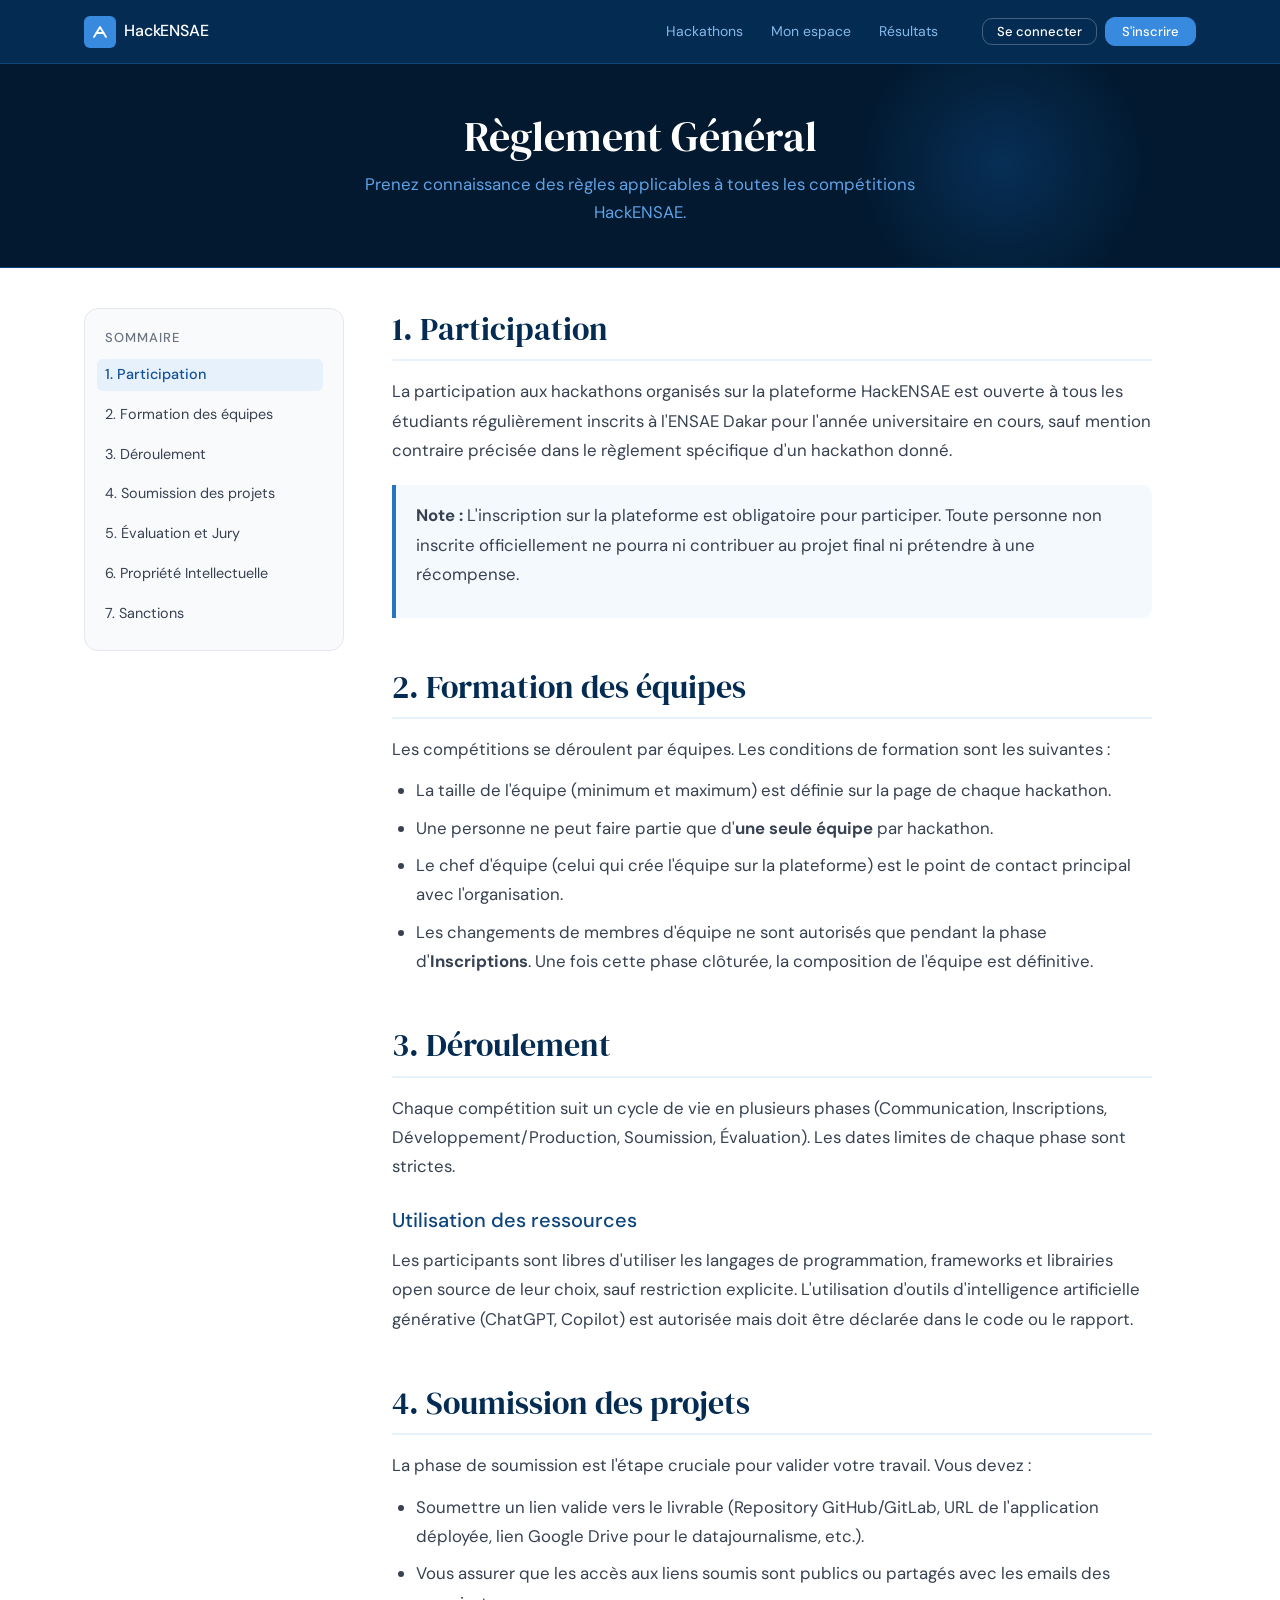
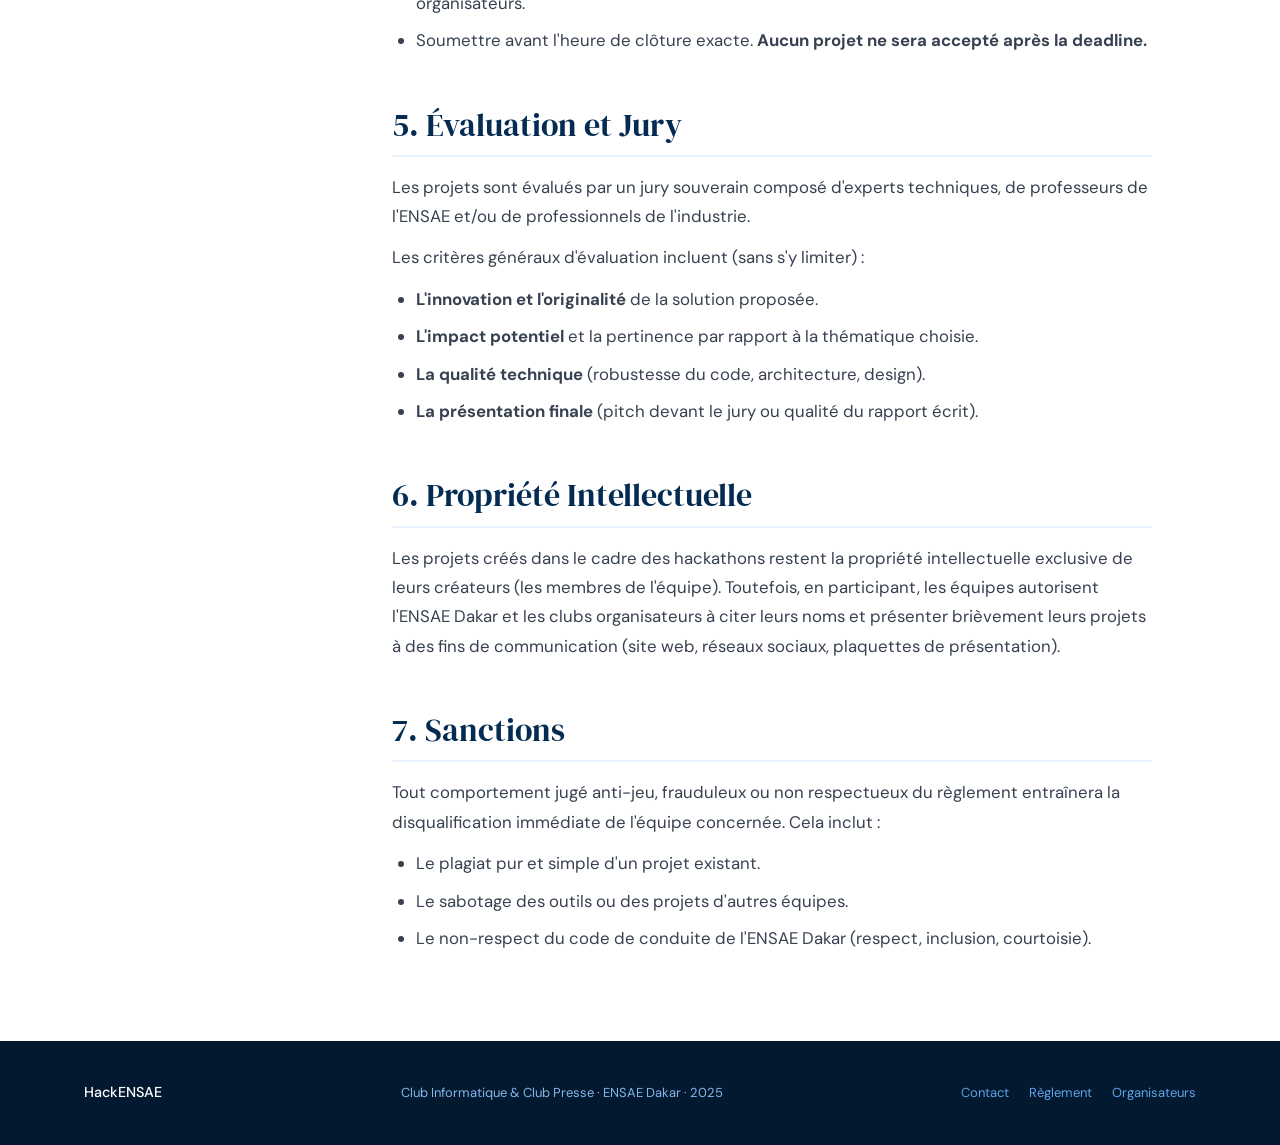
<file: frontend/pages/reglement.html>
<!DOCTYPE html>
<html lang="fr">

<head>
  <meta charset="UTF-8" />
  <meta name="viewport" content="width=device-width, initial-scale=1.0" />
  <title>Règlement — HackENSAE</title>
  <link rel="stylesheet" href="../css/design-system.css?v=1.1" />
  <style>
    .reglement-hero {
      background: var(--blue-950);
      padding: var(--space-12) 0 var(--space-10);
      position: relative;
      overflow: hidden;
      color: var(--white);
      text-align: center;
      border-bottom: 1px solid var(--blue-800);
    }

    .reglement-hero::after {
      content: '';
      position: absolute;
      top: -50px;
      right: 10%;
      width: 300px;
      height: 300px;
      border-radius: 50%;
      background: radial-gradient(circle, var(--blue-800) 0%, transparent 70%);
      opacity: 0.5;
    }

    .reglement-hero__inner {
      position: relative;
      z-index: 1;
      max-width: 600px;
      margin: 0 auto;
    }

    .reglement-hero h1 {
      margin-bottom: var(--space-2);
    }

    .reglement-hero p {
      color: var(--blue-300);
      font-size: 1.05rem;
    }

    .docs-layout {
      display: grid;
      grid-template-columns: 260px 1fr;
      gap: var(--space-12);
      align-items: start;
      padding-block: var(--space-10);
    }

    @media (max-width: 860px) {
      .docs-layout {
        grid-template-columns: 1fr;
        gap: var(--space-6);
      }

      .docs-sidebar {
        display: none;
      }
    }

    .docs-sidebar {
      position: sticky;
      top: calc(var(--nav-height) + var(--space-6));
      background: var(--gray-50);
      padding: var(--space-5);
      border-radius: var(--radius-lg);
      border: var(--border-light);
    }

    .docs-sidebar h3 {
      font-size: 0.8125rem;
      text-transform: uppercase;
      letter-spacing: 0.08em;
      color: var(--gray-500);
      margin-bottom: var(--space-3);
    }

    .docs-sidebar ul {
      display: flex;
      flex-direction: column;
      gap: 8px;
    }

    .docs-sidebar a {
      font-size: 0.9rem;
      color: var(--gray-700);
      transition: color var(--transition);
      display: block;
      padding: 4px 8px;
      border-radius: var(--radius-sm);
      margin-left: -8px;
    }

    .docs-sidebar a:hover,
    .docs-sidebar a.active {
      color: var(--blue-700);
      background: var(--blue-50);
      font-weight: 500;
    }

    .docs-content {
      max-width: 760px;
    }

    .docs-content section {
      margin-bottom: var(--space-12);
      scroll-margin-top: calc(var(--nav-height) + var(--space-6));
    }

    .docs-content h2 {
      font-family: var(--font-display);
      font-size: 2rem;
      color: var(--blue-900);
      margin-bottom: var(--space-4);
      padding-bottom: var(--space-2);
      border-bottom: 2px solid var(--blue-50);
    }

    .docs-content h3 {
      font-size: 1.25rem;
      color: var(--blue-800);
      margin-top: var(--space-6);
      margin-bottom: var(--space-3);
    }

    .docs-content p,
    .docs-content li {
      color: var(--gray-700);
      font-size: 1.05rem;
      line-height: 1.75;
      margin-bottom: var(--space-3);
    }

    .docs-content ul {
      list-style-type: disc;
      padding-left: var(--space-6);
      margin-bottom: var(--space-4);
    }

    .docs-content li {
      margin-bottom: 8px;
    }

    .docs-content .highlight {
      background: var(--blue-25);
      border-left: 4px solid var(--blue-500);
      padding: var(--space-4) var(--space-5);
      border-radius: 0 var(--radius-md) var(--radius-md) 0;
      margin: var(--space-5) 0;
      color: var(--blue-900);
    }
  </style>
</head>

<body>
  <header>
    <nav class="navbar">
      <div class="container navbar__inner">
        <a href="../index.html" class="navbar__logo">
          <div class="navbar__logo-mark">
            <svg viewBox="0 0 18 18" fill="none">
              <path d="M3 14L9 4L15 14" stroke="white" stroke-width="1.8" stroke-linecap="round"
                stroke-linejoin="round" />
              <path d="M5.5 10H12.5" stroke="white" stroke-width="1.8" stroke-linecap="round" />
            </svg>
          </div>
          <span class="navbar__logo-text">HackENSAE</span>
        </a>
        <div class="navbar__links">
          <a href="../index.html" class="navbar__link">Hackathons</a>
          <a href="mon-espace.html" class="navbar__link">Mon espace</a>
          <a href="resultats.html" class="navbar__link">Résultats</a>
        </div>
        <div class="navbar__actions"></div>
      </div>
    </nav>
  </header>

  <section class="reglement-hero">
    <div class="container">
      <div class="reglement-hero__inner">
        <h1 class="display-lg" style="color: var(--white)">Règlement Général</h1>
        <p>Prenez connaissance des règles applicables à toutes les compétitions HackENSAE.</p>
      </div>
    </div>
  </section>

  <main class=" container">
    <div class="docs-layout">
      <!-- Sommaire -->
      <aside class="docs-sidebar">
        <h3>Sommaire</h3>
        <ul>
          <li><a href="#participation" class="toc-link active">1. Participation</a></li>
          <li><a href="#equipes" class="toc-link">2. Formation des équipes</a></li>
          <li><a href="#deroulement" class="toc-link">3. Déroulement</a></li>
          <li><a href="#soumission" class="toc-link">4. Soumission des projets</a></li>
          <li><a href="#evaluation" class="toc-link">5. Évaluation et Jury</a></li>
          <li><a href="#pi" class="toc-link">6. Propriété Intellectuelle</a></li>
          <li><a href="#sanctions" class="toc-link">7. Sanctions</a></li>
        </ul>
      </aside>

      <!-- Contenu -->
      <div class="docs-content">
        <section id="participation">
          <h2>1. Participation</h2>
          <p>La participation aux hackathons organisés sur la plateforme HackENSAE est ouverte à tous les
            étudiants
            régulièrement inscrits à l'ENSAE Dakar pour l'année universitaire en cours, sauf mention contraire
            précisée
            dans le règlement spécifique d'un hackathon donné.</p>
          <div class="highlight">
            <p><strong>Note :</strong> L'inscription sur la plateforme est obligatoire pour participer. Toute
              personne
              non inscrite officiellement ne pourra ni contribuer au projet final ni prétendre à une récompense.
            </p>
          </div>
        </section>

        <section id="equipes">
          <h2>2. Formation des équipes</h2>
          <p>Les compétitions se déroulent par équipes. Les conditions de formation sont les suivantes :</p>
          <ul>
            <li>La taille de l'équipe (minimum et maximum) est définie sur la page de chaque hackathon.</li>
            <li>Une personne ne peut faire partie que d'<strong>une seule équipe</strong> par hackathon.</li>
            <li>Le chef d'équipe (celui qui crée l'équipe sur la plateforme) est le point de contact principal
              avec
              l'organisation.</li>
            <li>Les changements de membres d'équipe ne sont autorisés que pendant la phase
              d'<strong>Inscriptions</strong>. Une fois cette phase clôturée, la composition de l'équipe est
              définitive.
            </li>
          </ul>
        </section>

        <section id="deroulement">
          <h2>3. Déroulement</h2>
          <p>Chaque compétition suit un cycle de vie en plusieurs phases (Communication, Inscriptions,
            Développement/Production, Soumission, Évaluation). Les dates limites de chaque phase sont strictes.
          </p>
          <h3>Utilisation des ressources</h3>
          <p>Les participants sont libres d'utiliser les langages de programmation, frameworks et librairies open
            source
            de leur choix, sauf restriction explicite. L'utilisation d'outils d'intelligence artificielle
            générative
            (ChatGPT, Copilot) est autorisée mais doit être déclarée dans le code ou le rapport.</p>
        </section>

        <section id="soumission">
          <h2>4. Soumission des projets</h2>
          <p>La phase de soumission est l'étape cruciale pour valider votre travail. Vous devez :</p>
          <ul>
            <li>Soumettre un lien valide vers le livrable (Repository GitHub/GitLab, URL de l'application
              déployée, lien
              Google Drive pour le datajournalisme, etc.).</li>
            <li>Vous assurer que les accès aux liens soumis sont publics ou partagés avec les emails des
              organisateurs.
            </li>
            <li>Soumettre avant l'heure de clôture exacte. <strong>Aucun projet ne sera accepté après la
                deadline.</strong></li>
          </ul>
        </section>

        <section id="evaluation">
          <h2>5. Évaluation et Jury</h2>
          <p>Les projets sont évalués par un jury souverain composé d'experts techniques, de professeurs de
            l'ENSAE
            et/ou de professionnels de l'industrie.</p>
          <p>Les critères généraux d'évaluation incluent (sans s'y limiter) :</p>
          <ul>
            <li><strong>L'innovation et l'originalité</strong> de la solution proposée.</li>
            <li><strong>L'impact potentiel</strong> et la pertinence par rapport à la thématique choisie.</li>
            <li><strong>La qualité technique</strong> (robustesse du code, architecture, design).</li>
            <li><strong>La présentation finale</strong> (pitch devant le jury ou qualité du rapport écrit).</li>
          </ul>
        </section>

        <section id="pi">
          <h2>6. Propriété Intellectuelle</h2>
          <p>Les projets créés dans le cadre des hackathons restent la propriété intellectuelle exclusive de leurs
            créateurs (les membres de l'équipe). Toutefois, en participant, les équipes autorisent l'ENSAE Dakar
            et les
            clubs organisateurs à citer leurs noms et présenter brièvement leurs projets à des fins de
            communication
            (site web, réseaux sociaux, plaquettes de présentation).</p>
        </section>

        <section id="sanctions">
          <h2>7. Sanctions</h2>
          <p>Tout comportement jugé anti-jeu, frauduleux ou non respectueux du règlement entraînera la
            disqualification
            immédiate de l'équipe concernée. Cela inclut :</p>
          <ul>
            <li>Le plagiat pur et simple d'un projet existant.</li>
            <li>Le sabotage des outils ou des projets d'autres équipes.</li>
            <li>Le non-respect du code de conduite de l'ENSAE Dakar (respect, inclusion, courtoisie).</li>
          </ul>
        </section>
      </div>
    </div>
  </main>

  <footer class="site-footer">
    <div class="container">
      <div class="footer-inner">
        <span class="footer-logo">HackENSAE</span>
        <span class="footer-credits">Club Informatique &amp; Club Presse · ENSAE Dakar · 2025</span>
        <div class="footer-links"><a href="contact.html">Contact</a><a href="reglement.html">Règlement</a><a
            href="login.html?role=organisateur">Organisateurs</a></div>
      </div>
    </div>
  </footer>

  <script src="../js/utils.js"></script>
  <script>
    // Smooth scroll and active state updates
    const observerOptions = {
      root: null,
      rootMargin: '-20% 0px -60% 0px',
      threshold: 0
    };

    const observer = new IntersectionObserver(entries => {
      entries.forEach(entry => {
        if (entry.isIntersecting) {
          const id = entry.target.getAttribute('id');
          document.querySelectorAll('.toc-link').forEach(link => {
            link.classList.remove('active');
            if (link.getAttribute('href') === '#' + id) {
              link.classList.add('active');
            }
          });
        }
      });
    }, observerOptions);

    document.querySelectorAll('.docs-content section').forEach(section => {
      observer.observe(section);
    });

    // Initial Navbar fix to hide actions if not logged in, but utils.js handles it
  </script>
</body>

</html>
</file>
<file: frontend/css/design-system.css>
/* ============================================================
   HackENSAE — Design System
   Palette : bleu marine (#042C53) → blanc
   Police  : DM Sans (corps) + DM Serif Display (titres héro)
   ============================================================ */

@import url('https://fonts.googleapis.com/css2?family=DM+Sans:ital,opsz,wght@0,9..40,300;0,9..40,400;0,9..40,500;1,9..40,300&family=DM+Serif+Display:ital@0;1&display=swap');

/* ── Tokens ─────────────────────────────────────────────── */
:root {
  /* Brand blues */
  --blue-950: #02192F;
  --blue-900: #042C53;
  --blue-800: #0C447C;
  --blue-700: #145196;
  --blue-600: #185FA5;
  --blue-500: #2874BE;
  --blue-400: #378ADD;
  --blue-300: #5FA3E8;
  --blue-200: #85B7EB;
  --blue-100: #B5D4F4;
  --blue-50:  #E6F1FB;
  --blue-25:  #F4F9FE;

  /* Neutrals */
  --gray-900: #111827;
  --gray-700: #374151;
  --gray-500: #6B7280;
  --gray-400: #9CA3AF;
  --gray-200: #E5E7EB;
  --gray-100: #F3F4F6;
  --gray-50:  #F9FAFB;
  --white:    #FFFFFF;

  /* Semantic */
  --success-dark:  #065F46;
  --success-mid:   #059669;
  --success-light: #D1FAE5;
  --warning-dark:  #92400E;
  --warning-mid:   #D97706;
  --warning-light: #FEF3C7;
  --danger-dark:   #991B1B;
  --danger-mid:    #DC2626;
  --danger-light:  #FEE2E2;

  /* Typography */
  --font-display: 'DM Serif Display', Georgia, serif;
  --font-body:    'DM Sans', system-ui, sans-serif;

  /* Spacing scale */
  --space-1:  4px;
  --space-2:  8px;
  --space-3:  12px;
  --space-4:  16px;
  --space-5:  20px;
  --space-6:  24px;
  --space-8:  32px;
  --space-10: 40px;
  --space-12: 48px;
  --space-16: 64px;

  /* Radii */
  --radius-sm: 6px;
  --radius-md: 10px;
  --radius-lg: 14px;
  --radius-xl: 20px;
  --radius-full: 9999px;

  /* Borders */
  --border-light:  1px solid var(--gray-200);
  --border-medium: 1px solid var(--gray-300, #D1D5DB);
  --border-brand:  1px solid var(--blue-200);

  /* Shadows */
  --shadow-xs: 0 1px 2px rgba(4,44,83,0.06);
  --shadow-sm: 0 2px 8px rgba(4,44,83,0.08);
  --shadow-md: 0 4px 16px rgba(4,44,83,0.10);

  /* Transitions */
  --transition: 150ms ease;
  --transition-slow: 280ms ease;

  /* Layout */
  --container-max: 1160px;
  --nav-height: 64px;
}

/* ── Reset ───────────────────────────────────────────────── */
*, *::before, *::after { box-sizing: border-box; margin: 0; padding: 0; }
html { font-size: 16px; -webkit-text-size-adjust: 100%; scroll-behavior: smooth; }
body {
  font-family: var(--font-body);
  font-size: 1rem;
  line-height: 1.65;
  color: var(--gray-900);
  background: var(--white);
  -webkit-font-smoothing: antialiased;
  display: flex;
  flex-direction: column;
  min-height: 100vh;
}
main { flex: 1; }
img, svg { display: block; max-width: 100%; }
a { color: inherit; text-decoration: none; }
button, input, select, textarea { font-family: inherit; font-size: inherit; }
ul, ol { list-style: none; }

/* ── Typography ─────────────────────────────────────────── */
.display-xl {
  font-family: var(--font-display);
  font-size: clamp(2.4rem, 5vw, 3.8rem);
  line-height: 1.1;
  letter-spacing: -0.01em;
  color: var(--blue-900);
}
.display-lg {
  font-family: var(--font-display);
  font-size: clamp(1.8rem, 3.5vw, 2.6rem);
  line-height: 1.2;
  color: var(--blue-900);
}
h1 { font-size: 1.75rem; font-weight: 500; line-height: 1.3; }
h2 { font-size: 1.35rem; font-weight: 500; line-height: 1.35; }
h3 { font-size: 1.1rem;  font-weight: 500; line-height: 1.4; }
h4 { font-size: 0.95rem; font-weight: 500; }
p  { line-height: 1.7; }

.text-sm   { font-size: 0.875rem; }
.text-xs   { font-size: 0.75rem; }
.text-muted { color: var(--gray-500); }
.text-brand { color: var(--blue-600); }
.font-medium { font-weight: 500; }

/* ── Layout helpers ─────────────────────────────────────── */
.container {
  width: 100%;
  max-width: var(--container-max);
  margin-inline: auto;
  padding-inline: var(--space-6);
}
.section { padding-block: var(--space-16); }
.section-sm { padding-block: var(--space-10); }

/* ── Navigation ─────────────────────────────────────────── */
.navbar {
  position: sticky;
  top: 0;
  z-index: 100;
  height: var(--nav-height);
  background: var(--blue-900);
  border-bottom: 1px solid var(--blue-800);
}
.navbar__inner {
  height: 100%;
  display: flex;
  align-items: center;
  gap: var(--space-8);
}
.navbar__logo {
  display: flex;
  align-items: center;
  gap: var(--space-2);
  margin-right: auto;
}
.navbar__logo-mark {
  width: 32px; height: 32px;
  background: var(--blue-400);
  border-radius: var(--radius-sm);
  display: flex; align-items: center; justify-content: center;
}
.navbar__logo-mark svg { width: 18px; height: 18px; }
.navbar__logo-text {
  font-size: 1rem;
  font-weight: 500;
  color: var(--white);
  letter-spacing: -0.01em;
}
.navbar__links { display: flex; gap: var(--space-1); }
.navbar__link {
  padding: var(--space-2) var(--space-3);
  border-radius: var(--radius-sm);
  font-size: 0.875rem;
  color: var(--blue-200);
  transition: color var(--transition), background var(--transition);
}
.navbar__link:hover { color: var(--white); background: var(--blue-800); }
.navbar__link.active { color: var(--white); background: var(--blue-800); }
.navbar__actions { display: flex; gap: var(--space-2); align-items: center; }

/* ── Buttons ─────────────────────────────────────────────── */
.btn {
  display: inline-flex;
  align-items: center;
  justify-content: center;
  gap: var(--space-2);
  padding: 9px 20px;
  border-radius: var(--radius-md);
  font-size: 0.875rem;
  font-weight: 500;
  border: 1px solid transparent;
  cursor: pointer;
  transition: background var(--transition), border-color var(--transition), transform var(--transition);
  white-space: nowrap;
  line-height: 1;
}
.btn:active { transform: scale(0.98); }
.btn:disabled { opacity: 0.5; cursor: not-allowed; }

.btn-primary {
  background: var(--blue-600);
  color: var(--white);
  border-color: var(--blue-600);
}
.btn-primary:hover { background: var(--blue-700); border-color: var(--blue-700); }

.btn-secondary {
  background: var(--white);
  color: var(--blue-700);
  border-color: var(--blue-200);
}
.btn-secondary:hover { background: var(--blue-25); border-color: var(--blue-300); }

.btn-ghost {
  background: transparent;
  color: var(--white);
  border-color: rgba(255,255,255,0.25);
}
.btn-ghost:hover { background: rgba(255,255,255,0.1); border-color: rgba(255,255,255,0.4); }

.btn-outline {
  background: transparent;
  color: var(--gray-700);
  border-color: var(--gray-200);
}
.btn-outline:hover { background: var(--gray-50); border-color: var(--gray-300, #D1D5DB); }

.btn-sm { padding: 6px 14px; font-size: 0.8125rem; }
.btn-lg { padding: 13px 28px; font-size: 1rem; }
.btn-full { width: 100%; }

.btn-nav {
  background: var(--blue-400);
  color: var(--white);
  border-color: var(--blue-400);
  font-size: 0.8125rem;
  padding: 7px 16px;
}
.btn-nav:hover { background: var(--blue-300); }

/* ── Badges & tags ───────────────────────────────────────── */
.badge {
  display: inline-flex;
  align-items: center;
  gap: 5px;
  padding: 3px 10px;
  border-radius: var(--radius-full);
  font-size: 0.75rem;
  font-weight: 500;
  line-height: 1.4;
}
.badge::before {
  content: '';
  width: 6px; height: 6px;
  border-radius: 50%;
  background: currentColor;
  opacity: 0.7;
  flex-shrink: 0;
}
.badge-blue    { background: var(--blue-50);      color: var(--blue-800); }
.badge-green   { background: var(--success-light); color: var(--success-dark); }
.badge-amber   { background: var(--warning-light); color: var(--warning-dark); }
.badge-red     { background: var(--danger-light);  color: var(--danger-dark); }
.badge-gray    { background: var(--gray-100);      color: var(--gray-700); }

.tag {
  display: inline-block;
  padding: 4px 10px;
  border-radius: var(--radius-sm);
  font-size: 0.75rem;
  font-weight: 500;
  background: var(--blue-50);
  color: var(--blue-800);
  border: 1px solid var(--blue-100);
}

/* ── Cards ───────────────────────────────────────────────── */
.card {
  background: var(--white);
  border: var(--border-light);
  border-radius: var(--radius-lg);
  overflow: hidden;
  transition: box-shadow var(--transition-slow), transform var(--transition-slow);
}
.card:hover {
  box-shadow: var(--shadow-md);
  transform: translateY(-2px);
}
.card__header {
  padding: var(--space-5) var(--space-6);
  background: var(--blue-900);
  position: relative;
}
.card__header--teal { background: var(--success-dark); }
.card__header-badge {
  position: absolute;
  top: var(--space-4);
  right: var(--space-4);
}
.card__header h3 { color: var(--white); font-size: 1rem; margin-bottom: 2px; }
.card__header p  { color: var(--blue-200); font-size: 0.8125rem; }
.card__header--teal p { color: rgba(255,255,255,0.7); }
.card__body { padding: var(--space-5) var(--space-6); }
.card__footer {
  padding: var(--space-4) var(--space-6);
  border-top: var(--border-light);
  display: flex;
  align-items: center;
  justify-content: space-between;
}

/* ── Metric cards ────────────────────────────────────────── */
.metric-card {
  background: var(--blue-25);
  border: var(--border-brand);
  border-radius: var(--radius-md);
  padding: var(--space-4) var(--space-5);
}
.metric-card__label {
  font-size: 0.75rem;
  color: var(--gray-500);
  margin-bottom: var(--space-1);
  font-weight: 500;
  text-transform: uppercase;
  letter-spacing: 0.04em;
}
.metric-card__value {
  font-size: 1.75rem;
  font-weight: 500;
  color: var(--blue-900);
  line-height: 1;
}
.metric-card__sub {
  font-size: 0.75rem;
  color: var(--success-mid);
  margin-top: 4px;
}
.metric-card__sub--warn { color: var(--warning-mid); }

/* ── Progress ────────────────────────────────────────────── */
.progress {
  height: 5px;
  background: var(--gray-200);
  border-radius: var(--radius-full);
  overflow: hidden;
}
.progress__bar {
  height: 100%;
  background: var(--blue-500);
  border-radius: var(--radius-full);
  transition: width 0.5s ease;
}
.progress__bar--green  { background: var(--success-mid); }
.progress__bar--amber  { background: var(--warning-mid); }

/* ── Forms ───────────────────────────────────────────────── */
.form-group { display: flex; flex-direction: column; gap: 6px; }
.form-label {
  font-size: 0.8125rem;
  font-weight: 500;
  color: var(--gray-700);
}
.form-label .required { color: var(--danger-mid); margin-left: 2px; }
.form-control {
  padding: 9px 13px;
  border-radius: var(--radius-md);
  border: var(--border-light);
  background: var(--white);
  color: var(--gray-900);
  font-size: 0.875rem;
  transition: border-color var(--transition), box-shadow var(--transition);
  width: 100%;
}
.form-control:hover  { border-color: var(--blue-200); }
.form-control:focus  {
  outline: none;
  border-color: var(--blue-400);
  box-shadow: 0 0 0 3px rgba(55,138,221,0.15);
}
.form-control::placeholder { color: var(--gray-400); }
textarea.form-control { resize: vertical; min-height: 90px; line-height: 1.6; }
select.form-control   { cursor: pointer; }

.form-hint { font-size: 0.75rem; color: var(--gray-500); }
.form-error { font-size: 0.75rem; color: var(--danger-mid); }

.form-grid-2 { display: grid; grid-template-columns: 1fr 1fr; gap: var(--space-4); }
.form-grid-3 { display: grid; grid-template-columns: 1fr 1fr 1fr; gap: var(--space-4); }
@media (max-width: 600px) {
  .form-grid-2, .form-grid-3 { grid-template-columns: 1fr; }
}

/* ── Sections ────────────────────────────────────────────── */
.section-header {
  display: flex;
  align-items: baseline;
  justify-content: space-between;
  margin-bottom: var(--space-6);
  gap: var(--space-4);
}
.section-header h2 { color: var(--blue-900); }
.section-eyebrow {
  font-size: 0.75rem;
  font-weight: 500;
  text-transform: uppercase;
  letter-spacing: 0.08em;
  color: var(--blue-400);
  margin-bottom: var(--space-2);
}

/* ── Dividers ────────────────────────────────────────────── */
hr { border: none; border-top: var(--border-light); }
.divider { border-top: var(--border-light); margin-block: var(--space-6); }

/* ── Alerts / Banners ────────────────────────────────────── */
.alert {
  display: flex;
  gap: var(--space-3);
  padding: var(--space-3) var(--space-4);
  border-radius: var(--radius-md);
  font-size: 0.875rem;
  border: 1px solid transparent;
}
.alert-info    { background: var(--blue-50);      border-color: var(--blue-100);      color: var(--blue-800); }
.alert-success { background: var(--success-light); border-color: #A7F3D0;              color: var(--success-dark); }
.alert-warning { background: var(--warning-light); border-color: #FDE68A;              color: var(--warning-dark); }
.alert-danger  { background: var(--danger-light);  border-color: #FECACA;              color: var(--danger-dark); }

/* ── Steps indicator ─────────────────────────────────────── */
.steps-bar {
  display: flex;
  align-items: center;
  gap: 0;
  padding: var(--space-3) var(--space-6);
  background: var(--blue-800);
  overflow-x: auto;
}
.step-item {
  display: flex;
  align-items: center;
  gap: var(--space-2);
  padding: var(--space-2) 0;
  margin-right: var(--space-6);
  font-size: 0.8125rem;
  color: var(--blue-200);
  border-bottom: 2px solid transparent;
  white-space: nowrap;
  flex-shrink: 0;
  cursor: default;
}
.step-item.active { color: var(--white); border-bottom-color: var(--white); }
.step-item.done   { color: rgba(159,225,203,0.85); }
.step-num {
  width: 22px; height: 22px;
  border-radius: 50%;
  background: var(--blue-900);
  display: flex; align-items: center; justify-content: center;
  font-size: 0.7rem; font-weight: 500;
  flex-shrink: 0;
}
.step-item.active .step-num { background: var(--white); color: var(--blue-800); }
.step-item.done   .step-num { background: var(--success-mid); color: var(--white); }

/* ── Hero banner ─────────────────────────────────────────── */
.hero-banner {
  background: var(--blue-900);
  padding: var(--space-8) var(--space-8) var(--space-6);
  position: relative;
  overflow: hidden;
}
.hero-banner::before {
  content: '';
  position: absolute;
  right: -80px; top: -80px;
  width: 320px; height: 320px;
  border-radius: 50%;
  background: var(--blue-800);
  opacity: 0.4;
}
.hero-banner::after {
  content: '';
  position: absolute;
  right: 60px; top: 40px;
  width: 160px; height: 160px;
  border-radius: 50%;
  background: var(--blue-700);
  opacity: 0.25;
}
.hero-banner__content { position: relative; z-index: 1; }
.hero-banner h1       { color: var(--white); margin-bottom: var(--space-2); }
.hero-banner p        { color: var(--blue-200); font-size: 0.9rem; }
.hero-banner__meta {
  display: flex;
  gap: var(--space-6);
  margin-top: var(--space-5);
  flex-wrap: wrap;
}
.hero-meta-item { display: flex; flex-direction: column; gap: 2px; }
.hero-meta-item__label { font-size: 0.7rem; color: var(--blue-300); text-transform: uppercase; letter-spacing: 0.06em; }
.hero-meta-item__value { font-size: 0.875rem; color: var(--white); font-weight: 500; }

/* ── Tables ──────────────────────────────────────────────── */
.table-wrapper { overflow-x: auto; border-radius: var(--radius-lg); border: var(--border-light); }
table { width: 100%; border-collapse: collapse; font-size: 0.875rem; }
thead tr { background: var(--blue-25); border-bottom: var(--border-brand); }
thead th { padding: 11px var(--space-4); text-align: left; font-weight: 500; color: var(--blue-800); font-size: 0.8125rem; white-space: nowrap; }
tbody tr { border-bottom: var(--border-light); transition: background var(--transition); }
tbody tr:last-child { border-bottom: none; }
tbody tr:hover { background: var(--gray-50); }
tbody td { padding: 11px var(--space-4); color: var(--gray-700); vertical-align: middle; }

/* ── Sidebar layout ──────────────────────────────────────── */
.sidebar-layout {
  display: grid;
  grid-template-columns: minmax(0, 1fr) 300px;
  gap: var(--space-6);
  align-items: start;
}
@media (max-width: 900px) {
  .sidebar-layout { grid-template-columns: 1fr; }
}

/* ── Upload zone ─────────────────────────────────────────── */
.upload-zone {
  border: 1.5px dashed var(--gray-200);
  border-radius: var(--radius-md);
  padding: var(--space-6);
  text-align: center;
  cursor: pointer;
  transition: border-color var(--transition), background var(--transition);
}
.upload-zone:hover { border-color: var(--blue-300); background: var(--blue-25); }
.upload-zone__icon { margin: 0 auto var(--space-3); color: var(--gray-400); }
.upload-zone__title { font-size: 0.875rem; color: var(--gray-700); font-weight: 500; }
.upload-zone__hint  { font-size: 0.75rem; color: var(--gray-500); margin-top: 3px; }

/* ── Member block ────────────────────────────────────────── */
.member-block {
  background: var(--gray-50);
  border: var(--border-light);
  border-radius: var(--radius-md);
  padding: var(--space-4) var(--space-5);
  margin-bottom: var(--space-3);
}
.member-block__header {
  display: flex;
  align-items: center;
  justify-content: space-between;
  margin-bottom: var(--space-3);
}
.member-block__title { font-size: 0.8125rem; font-weight: 500; color: var(--gray-700); }

/* ── Responsive ──────────────────────────────────────────── */
@media (max-width: 768px) {
  :root { --nav-height: 56px; }
  .navbar__links { display: none; }
  .container { padding-inline: var(--space-4); }
  .section { padding-block: var(--space-10); }
  .hero-banner { padding: var(--space-6) var(--space-5) var(--space-5); }
}

/* ── Utilities ───────────────────────────────────────────── */
.flex       { display: flex; }
.flex-col   { display: flex; flex-direction: column; }
.items-center { align-items: center; }
.justify-between { justify-content: space-between; }
.gap-2  { gap: var(--space-2); }
.gap-3  { gap: var(--space-3); }
.gap-4  { gap: var(--space-4); }
.gap-6  { gap: var(--space-6); }
.mt-2   { margin-top: var(--space-2); }
.mt-3   { margin-top: var(--space-3); }
.mt-4   { margin-top: var(--space-4); }
.mt-6   { margin-top: var(--space-6); }
.mb-2   { margin-bottom: var(--space-2); }
.mb-4   { margin-bottom: var(--space-4); }
.mb-6   { margin-bottom: var(--space-6); }
.p-4    { padding: var(--space-4); }
.p-6    { padding: var(--space-6); }
.w-full { width: 100%; }
.text-center { text-align: center; }
.text-right  { text-align: right; }
.hidden { display: none !important; }
.sr-only { position: absolute; width: 1px; height: 1px; overflow: hidden; clip: rect(0,0,0,0); }

/* ── Footer ──────────────────────────────────────────────── */
.site-footer { background: var(--blue-950); color: var(--blue-200); padding: var(--space-10) 0; margin-top: auto; }
.footer-inner { display: flex; align-items: center; justify-content: space-between; flex-wrap: wrap; gap: var(--space-4); }
.footer-logo { font-size: 0.9rem; font-weight: 500; color: var(--white); }
.footer-credits { font-size: 0.8125rem; }
.footer-links { display: flex; gap: var(--space-5); }
.footer-links a { font-size: 0.8125rem; color: var(--blue-300); transition: color var(--transition); }
.footer-links a:hover { color: var(--white); }
</file>
